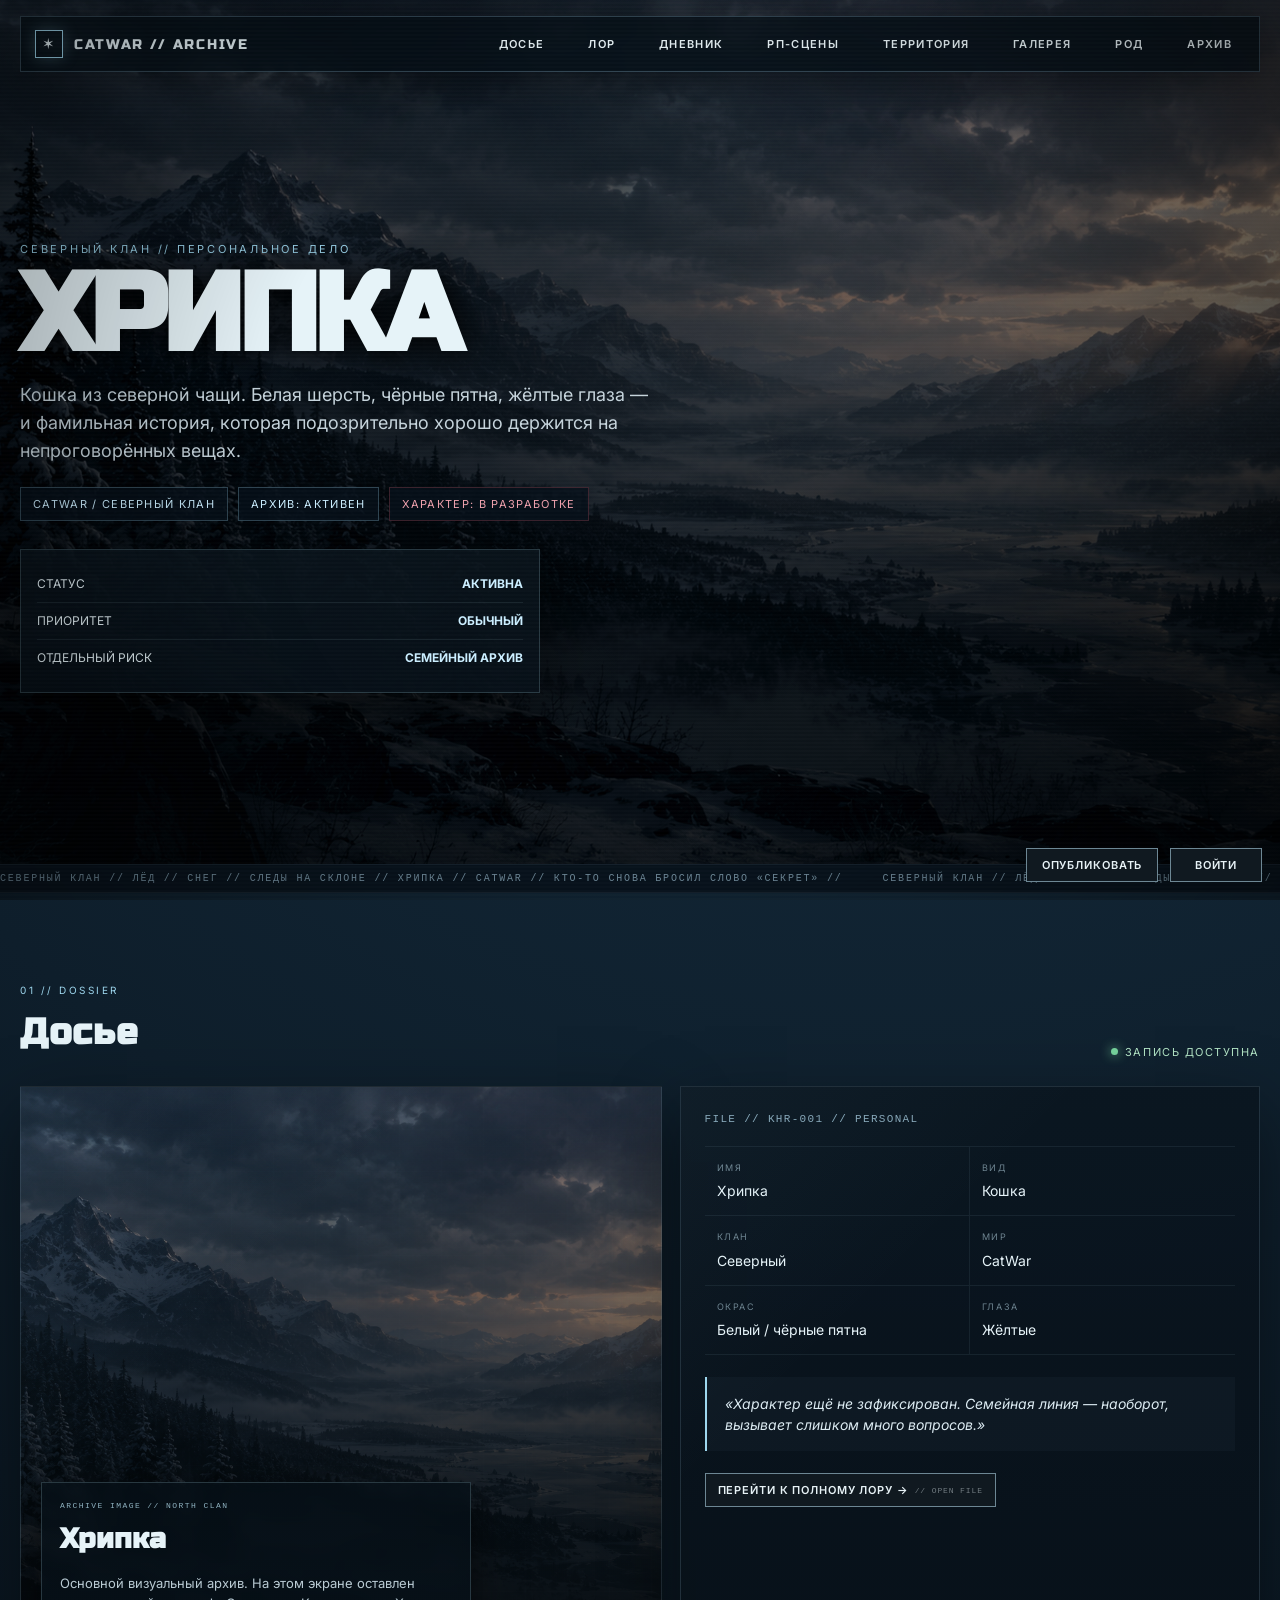
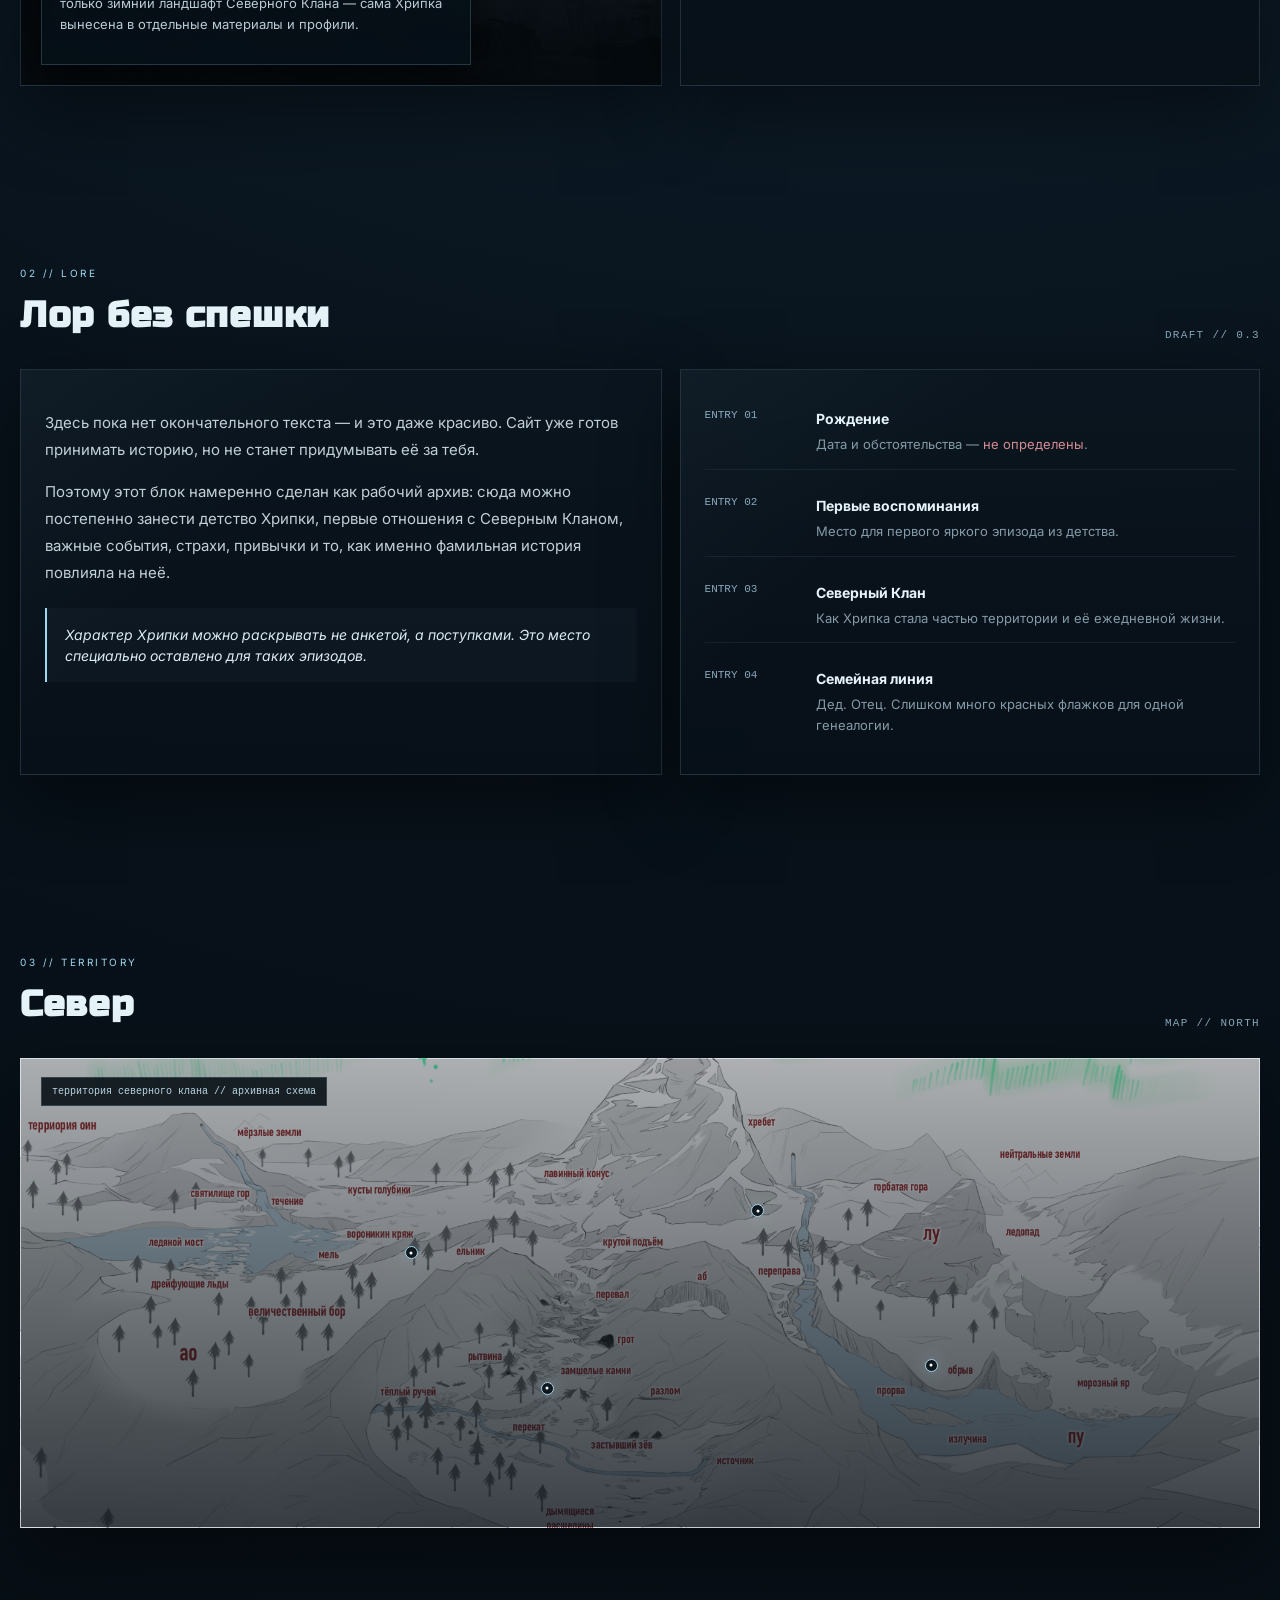
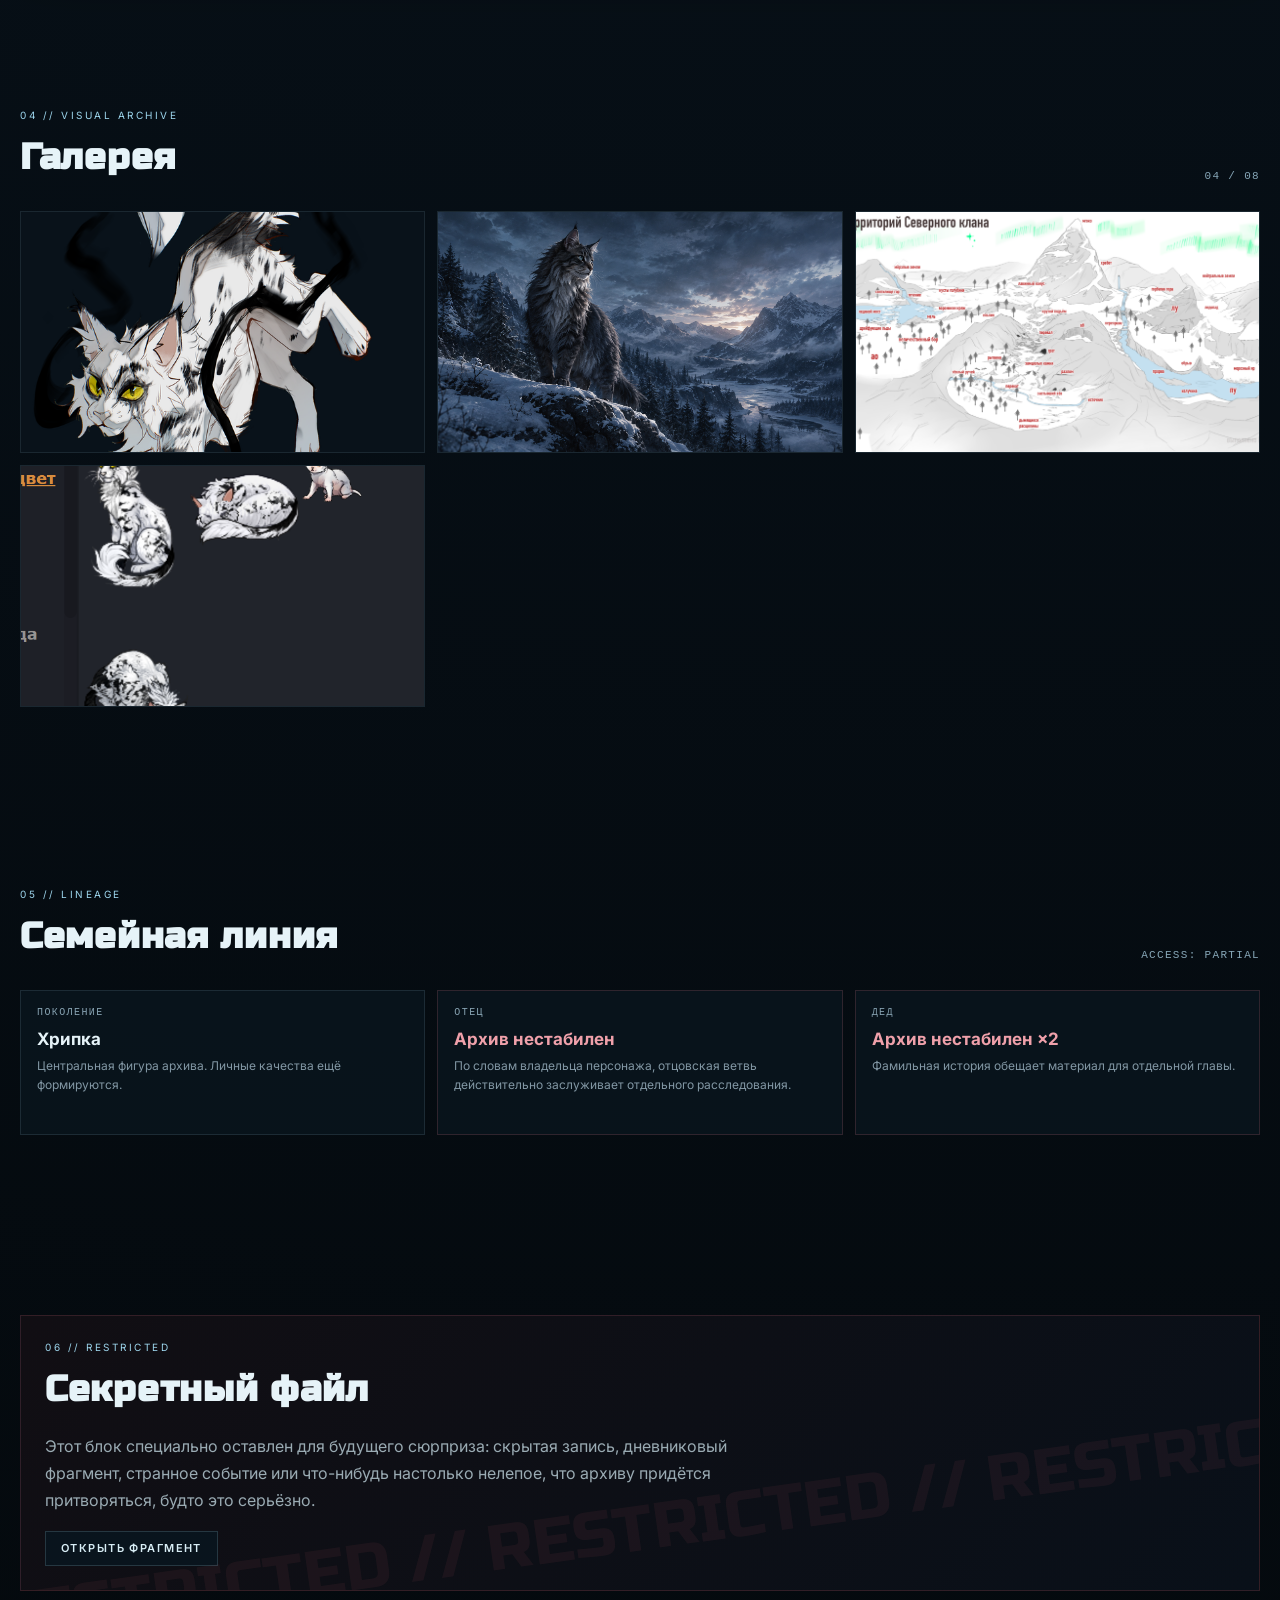
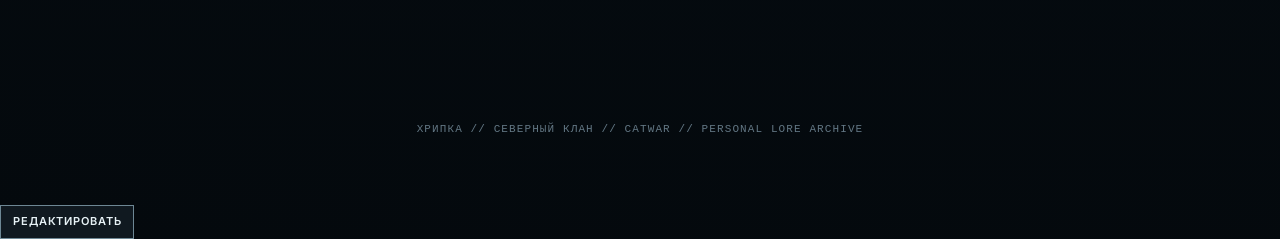
<file: index.html>
<!doctype html>
<html lang="ru">
<head>
<meta charset="utf-8" />
<meta name="viewport" content="width=device-width,initial-scale=1" />
<title>Хрипка // Северный Клан — персональный архив</title>
<meta name="description" content="Персональный lore-архив Хрипки из Северного Клана, CatWar." />
<link rel="preconnect" href="https://fonts.googleapis.com">
<link rel="preconnect" href="https://fonts.gstatic.com" crossorigin>
<link href="https://fonts.googleapis.com/css2?family=Inter:wght@400;500;600;700&family=Russo+One&display=swap" rel="stylesheet">
<style>
:root{--bg:#071018;--panel:#0b1620dd;--panel2:#0f1e29e8;--line:#4f7086;--ice:#9ed7ee;--ice2:#cbeeff;--ink:#e6f3f8;--muted:#8ea6b5;--warn:#e4bd72;--red:#cd6674;--shadow:0 25px 70px rgba(0,0,0,.45)}
*{box-sizing:border-box}html{scroll-behavior:smooth}body{margin:0;background:radial-gradient(circle at 70% 0%,#173043 0,#08121b 42%,#04090d 100%);color:var(--ink);font-family:Inter,system-ui,sans-serif;overflow-x:hidden}
body:before{content:"";position:fixed;inset:0;pointer-events:none;z-index:20;opacity:.11;background:repeating-linear-gradient(to bottom,transparent 0 2px,rgba(255,255,255,.18) 3px,transparent 4px);mix-blend-mode:screen}
body:after{content:"";position:fixed;inset:0;pointer-events:none;z-index:21;background:radial-gradient(circle at center,transparent 48%,rgba(0,0,0,.38) 100%)}
a{color:inherit;text-decoration:none}.wrap{width:min(1240px,calc(100% - 36px));margin:auto}
.topbar{position:fixed;top:16px;left:0;right:0;z-index:15}.topbar-inner{display:flex;justify-content:space-between;align-items:center;padding:11px 14px;border:1px solid #55708288;background:#061018c9;backdrop-filter:blur(10px);box-shadow:0 10px 35px #0005}.brand{display:flex;gap:11px;align-items:center;font-family:"Russo One",sans-serif;letter-spacing:.12em;font-size:14px}.brand-mark{width:28px;height:28px;border:1px solid var(--ice);display:grid;place-items:center;box-shadow:0 0 16px #9ed7ee44}.brand-mark:before{content:"✶";font-size:15px}.nav{display:flex;gap:18px;font-size:12px;color:var(--muted);text-transform:uppercase;letter-spacing:.12em}.nav a{padding:5px 0;border-bottom:1px solid transparent}.nav a:hover{color:var(--ice2);border-color:var(--ice)}
.hero{min-height:96vh;position:relative;display:grid;align-items:end;overflow:hidden}.hero-bg{position:absolute;inset:0;background-image:linear-gradient(180deg,rgba(4,10,14,.1),rgba(4,10,14,.76) 74%),url('assets/north-bg-clean.png');background-size:cover;background-position:center 42%;filter:saturate(.74) contrast(1.08);transform:scale(1.03)}.hero-glass{position:absolute;inset:0;background:linear-gradient(110deg,rgba(4,9,13,.25) 0 34%,transparent 56%,rgba(3,8,12,.28) 100%)}.hero-content{position:relative;z-index:2;padding:140px 0 70px}.kicker{color:var(--ice);font-size:11px;text-transform:uppercase;letter-spacing:.25em}.hero h1{font-family:"Russo One",sans-serif;font-size:clamp(48px,9vw,110px);line-height:.85;margin:12px 0 18px;letter-spacing:-.04em;text-shadow:0 0 30px #000}.hero-sub{max-width:640px;color:#c5d3db;font-size:18px;line-height:1.55}.hero-line{display:flex;flex-wrap:wrap;gap:10px;margin-top:22px}.chip{padding:8px 12px;border:1px solid #80afc455;background:#07111ad1;color:var(--ice2);font-size:11px;text-transform:uppercase;letter-spacing:.12em}.chip.red{color:#f0a2ae;border-color:#c6536444}.hero-card{margin-top:28px;width:min(520px,100%);padding:16px;border:1px solid #88aebb42;background:linear-gradient(180deg,#0a141cdd,#071018ee);box-shadow:var(--shadow)}.hero-card .row{display:flex;justify-content:space-between;gap:15px;padding:9px 0;border-bottom:1px solid #7b95a822;font-size:12px}.hero-card .row:last-child{border-bottom:0}.hero-card b{color:var(--ice2)}
.section{padding:90px 0;position:relative}.section-head{display:flex;justify-content:space-between;align-items:end;gap:20px;margin-bottom:26px}.eyebrow{font-size:10px;letter-spacing:.25em;text-transform:uppercase;color:var(--ice)}h2{margin:8px 0 0;font-family:"Russo One";font-size:36px;letter-spacing:.02em}.lead{max-width:620px;color:var(--muted);line-height:1.7;font-size:15px}.grid{display:grid;grid-template-columns:1.05fr .95fr;gap:18px}.panel{border:1px solid #66839844;background:linear-gradient(180deg,#0a151fe9,#071018ed);box-shadow:var(--shadow);position:relative;overflow:hidden}.panel:before{content:"";position:absolute;inset:0;background:linear-gradient(135deg,#9ed7ee0a,transparent 35%,#fff0)}.panel-pad{padding:24px}.file-id{font-family:monospace;color:#87a7b8;font-size:11px;letter-spacing:.12em}.facts{display:grid;grid-template-columns:repeat(2,1fr);gap:0;border-top:1px solid #7590a31f;margin-top:18px}.fact{padding:14px 12px;border-right:1px solid #7590a31f;border-bottom:1px solid #7590a31f}.fact:nth-child(2n){border-right:0}.fact .l{font-size:9px;text-transform:uppercase;letter-spacing:.18em;color:#6e8490}.fact .v{margin-top:6px;font-size:14px}.story p{color:#c1cfd6;line-height:1.8;font-size:15px}.quote{margin:22px 0 0;padding:16px 18px;border-left:2px solid var(--ice);background:#9ed7ee08;color:#dcebf2;font-size:14px;font-style:italic}.status{display:inline-flex;align-items:center;gap:7px;color:#b4e6c7;font-size:11px;text-transform:uppercase;letter-spacing:.14em}.dot{width:7px;height:7px;border-radius:50%;background:#76d39c;box-shadow:0 0 11px #76d39c}
.character-panel{min-height:600px;isolation:isolate;display:flex;flex-direction:column;justify-content:flex-end;padding:20px;background:linear-gradient(180deg,rgba(4,9,13,.08),rgba(4,10,14,.82) 72%,#050a0e),url('assets/north-bg-clean.png') center/cover no-repeat;position:relative}.char-stage{display:none}.character-panel .caption{position:relative;z-index:2;padding:18px 18px 16px;border:1px solid #9bc2cf3a;background:linear-gradient(180deg,#061018aa,#061018df);backdrop-filter:blur(6px);box-shadow:0 16px 40px #0009}.character-panel .caption:before{content:'ARCHIVE IMAGE // NORTH CLAN';display:block;margin-bottom:8px;color:#90b3c1;font:8px monospace;letter-spacing:.18em}.character-panel .caption h3{font-family:"Russo One";font-size:28px;margin:0 0 8px}.character-panel .caption p{color:#bacbd4;line-height:1.6;font-size:13px}.character-panel:after{content:"";position:absolute;inset:0;z-index:0;pointer-events:none;background:linear-gradient(90deg,#9ed7ee08 1px,transparent 1px),linear-gradient(#9ed7ee08 1px,transparent 1px);background-size:42px 42px;opacity:.24}.character-panel .caption{position:relative;z-index:2;z-index:2;max-width:430px}.character-panel .caption h3{font-family:"Russo One";font-size:28px;margin:0 0 8px}.character-panel .caption p{color:#bacbd4;line-height:1.6;font-size:13px}
.timeline{display:grid;gap:11px}.event{display:grid;grid-template-columns:95px 1fr;gap:16px;padding:14px 0;border-bottom:1px solid #7590a31d}.event:last-child{border-bottom:0}.event .date{font:11px/1.4 monospace;color:#88a8ba}.event h3{margin:0 0 5px;font-size:14px}.event p{margin:0;color:#849aa7;font-size:13px;line-height:1.6}.redact{color:#d58b93}
.map{min-height:470px;background:#09131bd9 url('assets/north-map-official.png') center/cover;position:relative;filter:saturate(.74)}.map:after{content:"";position:absolute;inset:0;background:linear-gradient(180deg,#06101a55,#06101acc)}.map-note{position:absolute;z-index:2;left:20px;top:18px;padding:8px 10px;border:1px solid #7ea0ae44;background:#06111ae6;font:10px monospace;color:#b2d7e7}.pins{position:absolute;inset:0;z-index:2}.pin{position:absolute;width:13px;height:13px;border:1px solid var(--ice);border-radius:50%;box-shadow:0 0 18px #9ed7ee66;background:#0b1820}.pin:after{content:"";position:absolute;left:50%;top:50%;width:3px;height:3px;background:#fff;border-radius:50%;transform:translate(-50%,-50%)}.pin[data-label]:hover:before{content:attr(data-label);position:absolute;left:17px;top:-7px;white-space:nowrap;padding:6px 8px;background:#06111af2;border:1px solid #7ca2b444;font-size:9px;color:#d9eef7}
.gallery{display:grid;grid-template-columns:1.3fr .7fr;gap:18px}.art{display:grid;grid-template-columns:1fr 1fr;gap:10px}.art img{width:100%;height:230px;object-fit:contain;background:#09121a;border:1px solid #6e8a972d}.model{display:grid;place-items:center;background:linear-gradient(180deg,#09121a,#071018)}.model img{width:100%;max-height:510px;object-fit:contain;padding:20px}
.family{display:grid;grid-template-columns:1fr 1fr 1fr;gap:12px}.person{padding:16px;border:1px solid #708c9b33;background:#09141dd9;min-height:145px}.person .role{font:10px monospace;color:#88a4b3;text-transform:uppercase;letter-spacing:.14em}.person h3{margin:9px 0 5px;font-size:17px}.person p{margin:0;color:#8297a4;font-size:12px;line-height:1.55}.person.red{border-color:#a2586440}.person.red h3{color:#efa0aa}
.secret{padding:24px;border:1px solid #a14b5940;background:linear-gradient(135deg,#110e13,#091019);position:relative;overflow:hidden}.secret:after{content:"RESTRICTED // RESTRICTED // RESTRICTED";position:absolute;inset:auto -40px 12px;transform:rotate(-8deg);color:#d45d6c12;font-size:64px;font-family:"Russo One";white-space:nowrap}.secret p{max-width:720px;color:#9aabb3;line-height:1.7}.secret button,.btn{border:1px solid #7396a644;background:#09141d;color:#d8edf5;padding:11px 15px;font:11px monospace;text-transform:uppercase;letter-spacing:.13em;cursor:pointer}.secret button:hover,.btn:hover{background:#0d1c27;border-color:#92bbce88}
footer{padding:42px 0 70px;color:#637784;font:11px monospace;text-align:center;letter-spacing:.1em}.marquee{overflow:hidden;border-top:1px solid #6e899622;border-bottom:1px solid #6e899622;background:#071018cc;color:#718c9c;font:10px monospace;text-transform:uppercase;letter-spacing:.18em}.marquee-track{display:inline-flex;white-space:nowrap;animation:scroll 22s linear infinite;padding:8px 0}.marquee span{margin-right:40px}@keyframes scroll{from{transform:translateX(0)}to{transform:translateX(-50%)}}.reveal{opacity:0;transform:translateY(18px);transition:opacity .8s ease,transform .8s ease}.reveal.in{opacity:1;transform:none}
@media(max-width:900px){.nav{display:none}.grid,.gallery{grid-template-columns:1fr}.character-panel{min-height:500px}.char-stage img{height:70vh}.family{grid-template-columns:1fr}.hero-content{padding-bottom:55px}}
@media(max-width:560px){.wrap{width:min(100% - 22px,1240px)}.section{padding:65px 0}.facts{grid-template-columns:1fr}.fact{border-right:0}.hero h1{font-size:58px}.character-panel{min-height:440px}.char-stage img{height:58vh}.art img{height:180px}.timeline .event{grid-template-columns:1fr}}
.lore-link{display:inline-flex;align-items:center;gap:8px;position:relative;z-index:4;pointer-events:auto}.lore-link:after{content:"↗";opacity:.55}.lore-link:hover:after{opacity:1}
</style>
<style>.lore-link{position:relative;z-index:50;pointer-events:auto;cursor:pointer}.lore-link:after{content:" // OPEN FILE";opacity:.45;font:8px monospace}</style><style id="FULL_LORE_HARDLINK">#openFullLore{position:relative;z-index:9999;pointer-events:auto}</style><script>document.addEventListener("DOMContentLoaded",function(){var a=document.getElementById("openFullLore");if(a){a.addEventListener("click",function(e){e.preventDefault();e.stopPropagation();window.location.assign(new URL("./lore.html",window.location.href).href);},{capture:true});}});</script><link rel="stylesheet" href="./assets/polish.css">
<script src="./assets/reader.js"></script>
<script src="./assets/studio.js"></script>
</head>
<body>
<header class="topbar"><div class="wrap topbar-inner"><a class="brand" href="#top"><span class="brand-mark"></span>CATWAR // ARCHIVE</a><nav class="nav"><a href="#dossier">досье</a><a href="./lore.html">лор</a><a href="./diary.html">дневник</a><a href="./rp.html">рп-сцены</a><a href="#map">территория</a><a href="#gallery">галерея</a><a href="#family">род</a><a href="#secret">архив</a></nav></div></header>
<div class="hero" id="top"><div class="hero-bg"></div><div class="hero-glass"></div><div class="hero-content wrap"><div class="kicker">Северный Клан // персональное дело</div><h1>ХРИПКА</h1><div class="hero-sub">Кошка из северной чащи. Белая шерсть, чёрные пятна, жёлтые глаза — и фамильная история, которая подозрительно хорошо держится на непроговорённых вещах.</div><div class="hero-line"><span class="chip">CATWAR / СЕВЕРНЫЙ КЛАН</span><span class="chip">АРХИВ: АКТИВЕН</span><span class="chip red">ХАРАКТЕР: В РАЗРАБОТКЕ</span></div><div class="hero-card"><div class="row"><span>СТАТУС</span><b>АКТИВНА</b></div><div class="row"><span>ПРИОРИТЕТ</span><b>ОБЫЧНЫЙ</b></div><div class="row"><span>ОТДЕЛЬНЫЙ РИСК</span><b>СЕМЕЙНЫЙ АРХИВ</b></div></div></div></div>
<div class="marquee"><div class="marquee-track"><span>СЕВЕРНЫЙ КЛАН // ЛЁД // СНЕГ // СЛЕДЫ НА СКЛОНЕ // ХРИПКА // CATWAR // КТО-ТО СНОВА БРОСИЛ СЛОВО «СЕКРЕТ» // </span><span>СЕВЕРНЫЙ КЛАН // ЛЁД // СНЕГ // СЛЕДЫ НА СКЛОНЕ // ХРИПКА // CATWAR // КТО-ТО СНОВА БРОСИЛ СЛОВО «СЕКРЕТ» //</span></div></div>
<main>
<section class="section" id="dossier"><div class="wrap"><div class="section-head"><div><div class="eyebrow">01 // dossier</div><h2>Досье</h2></div><div class="status"><span class="dot"></span> запись доступна</div></div><div class="grid"><div class="panel character-panel reveal"><div class="char-stage" aria-hidden="true"></div><div class="caption"><h3>Хрипка</h3><p>Основной визуальный архив. На этом экране оставлен только зимний ландшафт Северного Клана — сама Хрипка вынесена в отдельные материалы и профили.</p></div></div><div class="panel panel-pad reveal"><div class="file-id">FILE // KHR-001 // PERSONAL</div><div class="facts"><div class="fact"><div class="l">Имя</div><div class="v">Хрипка</div></div><div class="fact"><div class="l">Вид</div><div class="v">Кошка</div></div><div class="fact"><div class="l">Клан</div><div class="v">Северный</div></div><div class="fact"><div class="l">Мир</div><div class="v">CatWar</div></div><div class="fact"><div class="l">Окрас</div><div class="v">Белый / чёрные пятна</div></div><div class="fact"><div class="l">Глаза</div><div class="v">Жёлтые</div></div></div><div class="quote">«Характер ещё не зафиксирован. Семейная линия — наоборот, вызывает слишком много вопросов.»</div><div style="margin-top:22px"><a class="btn lore-link" id="openFullLore" href="./lore.html" onclick="window.location.href='./lore.html'; return false;">перейти к полному лору →</a></div></div></div></div></section>
<section class="section" id="story"><div class="wrap"><div class="section-head"><div><div class="eyebrow">02 // lore</div><h2>Лор без спешки</h2></div><div class="file-id">DRAFT // 0.3</div></div><div class="grid"><div class="panel panel-pad story reveal"><p>Здесь пока нет окончательного текста — и это даже красиво. Сайт уже готов принимать историю, но не станет придумывать её за тебя.</p><p>Поэтому этот блок намеренно сделан как рабочий архив: сюда можно постепенно занести детство Хрипки, первые отношения с Северным Кланом, важные события, страхи, привычки и то, как именно фамильная история повлияла на неё.</p><div class="quote">Характер Хрипки можно раскрывать не анкетой, а поступками. Это место специально оставлено для таких эпизодов.</div></div><div class="panel panel-pad reveal"><div class="timeline"><div class="event"><div class="date">ENTRY 01</div><div><h3>Рождение</h3><p>Дата и обстоятельства — <span class="redact">не определены</span>.</p></div></div><div class="event"><div class="date">ENTRY 02</div><div><h3>Первые воспоминания</h3><p>Место для первого яркого эпизода из детства.</p></div></div><div class="event"><div class="date">ENTRY 03</div><div><h3>Северный Клан</h3><p>Как Хрипка стала частью территории и её ежедневной жизни.</p></div></div><div class="event"><div class="date">ENTRY 04</div><div><h3>Семейная линия</h3><p>Дед. Отец. Слишком много красных флажков для одной генеалогии.</p></div></div></div></div></div></div></section>
<section class="section" id="map"><div class="wrap"><div class="section-head"><div><div class="eyebrow">03 // territory</div><h2>Север</h2></div><div class="file-id">MAP // NORTH</div></div><div class="panel map reveal"><div class="map-note">территория северного клана // архивная схема</div><div class="pins"><span class="pin" style="left:31%;top:40%" data-label="лагерь"></span><span class="pin" style="left:59%;top:31%" data-label="ледяной мост"></span><span class="pin" style="left:73%;top:64%" data-label="озеро"></span><span class="pin" style="left:42%;top:69%" data-label="лесной склон"></span></div></div></div></section>
<section class="section" id="gallery"><div class="wrap"><div class="section-head"><div><div class="eyebrow">04 // visual archive</div><h2>Галерея</h2></div><div class="file-id">04 / 08</div></div><div class="gallery-tools owner-only"><button type="button" id="galleryAdd">добавить кадр</button><input id="galleryFile" type="file" accept="image/*" multiple hidden></div><div class="gallery-grid" id="galleryGrid"></div></div></section>
<section class="section" id="family"><div class="wrap"><div class="section-head"><div><div class="eyebrow">05 // lineage</div><h2>Семейная линия</h2></div><div class="file-id">ACCESS: PARTIAL</div></div><div class="family"><div class="person reveal"><div class="role">поколение</div><h3>Хрипка</h3><p>Центральная фигура архива. Личные качества ещё формируются.</p></div><div class="person red reveal"><div class="role">отец</div><h3>Архив нестабилен</h3><p>По словам владельца персонажа, отцовская ветвь действительно заслуживает отдельного расследования.</p></div><div class="person red reveal"><div class="role">дед</div><h3>Архив нестабилен ×2</h3><p>Фамильная история обещает материал для отдельной главы.</p></div></div></div></section>
<section class="section" id="secret"><div class="wrap"><div class="secret reveal"><div class="eyebrow">06 // restricted</div><h2 style="margin-bottom:10px">Секретный файл</h2><p>Этот блок специально оставлен для будущего сюрприза: скрытая запись, дневниковый фрагмент, странное событие или что-нибудь настолько нелепое, что архиву придётся притворяться, будто это серьёзно.</p><button id="unlock">открыть фрагмент</button><div id="secretText" style="display:none;margin-top:16px;color:#e5a3ac;font:12px monospace">[ ACCESS GRANTED ]<br>Она что-то знает. Или просто очень убедительно делает вид.</div></div></div></section>
</main>
<footer>ХРИПКА // СЕВЕРНЫЙ КЛАН // CATWAR // PERSONAL LORE ARCHIVE</footer>
<script>
const els=[...document.querySelectorAll('.reveal')];const io=new IntersectionObserver(es=>es.forEach(e=>{if(e.isIntersecting){e.target.classList.add('in');io.unobserve(e.target)}}),{threshold:.12});els.forEach(e=>io.observe(e));
document.getElementById('unlock').addEventListener('click',()=>{const t=document.getElementById('secretText');t.style.display=t.style.display==='none'?'block':'none'});
const bg=document.querySelector('.hero-bg');window.addEventListener('mousemove',e=>{const x=(e.clientX/innerWidth-.5)*6,y=(e.clientY/innerHeight-.5)*4;bg.style.transform=`scale(1.05) translate(${x}px,${y}px)`},{passive:true});
</script>
</body></html>
</file>
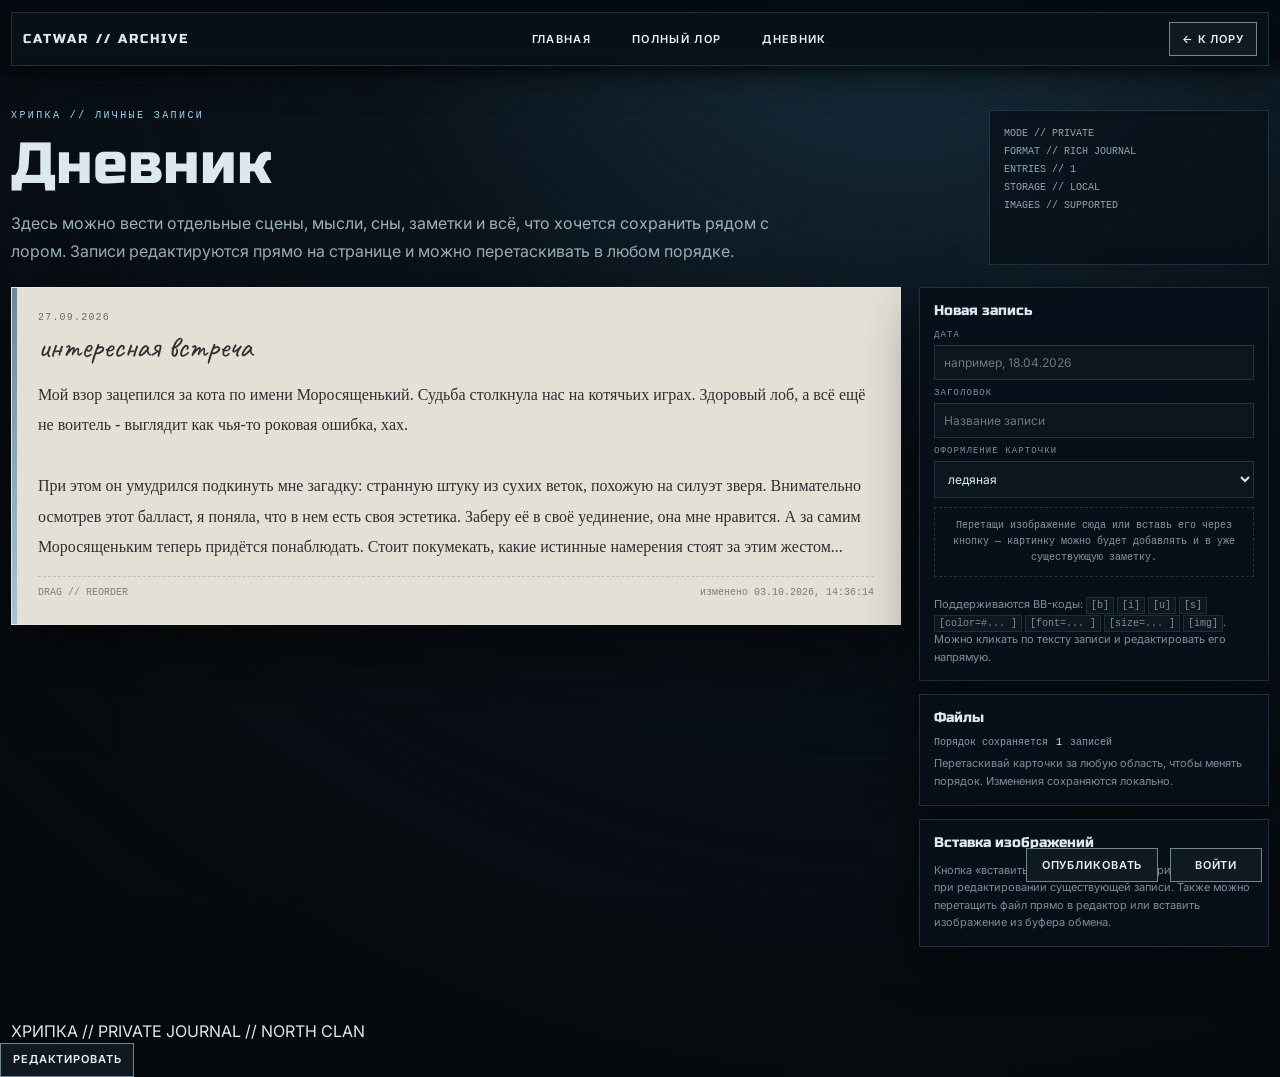
<file: diary.html>
<!doctype html>
<html lang="ru">
<head>
<meta charset="utf-8"/><meta name="viewport" content="width=device-width,initial-scale=1"/>
<title>Хрипка // Дневник</title>
<link rel="preconnect" href="https://fonts.googleapis.com"><link rel="preconnect" href="https://fonts.gstatic.com" crossorigin>
<link href="https://fonts.googleapis.com/css2?family=Inter:wght@400;500;600;700&family=Russo+One&family=Caveat:wght@400;500;600&family=JetBrains+Mono:wght@400;600&display=swap" rel="stylesheet">
<style>
:root{--bg:#060b10;--panel:#0a151d;--line:#6f8a9b45;--ice:#9ed7ee;--ice2:#d9f1fb;--muted:#8195a0;--paper:#e4e0d6;--ink:#2c2e31;--red:#bd5d68;--gold:#b5965e;--green:#7bcaa0;--shadow:0 26px 70px #0009}
*{box-sizing:border-box}html{scroll-behavior:smooth}body{margin:0;background:radial-gradient(circle at 70% -10%,#183343 0,#091119 38%,#04070a 100%);color:#dbe8ee;font-family:Inter,system-ui,sans-serif;overflow-x:hidden}body:before{content:"";position:fixed;inset:0;pointer-events:none;z-index:100;opacity:.08;background:repeating-linear-gradient(to bottom,transparent 0 2px,rgba(255,255,255,.23) 3px,transparent 4px)}a{color:inherit;text-decoration:none}.wrap{width:min(1360px,calc(100% - 22px));margin:auto}.top{position:sticky;top:0;z-index:40;padding:12px 0;background:linear-gradient(180deg,#040a0ff5,#040a0fdc 75%,transparent);backdrop-filter:blur(12px)}.top-inner{display:flex;align-items:center;justify-content:space-between;gap:12px;padding:9px 11px;border:1px solid var(--line);background:#071018df;box-shadow:0 12px 34px #0007}.brand{font:13px 'Russo One';letter-spacing:.16em}.nav{display:flex;gap:15px;font-size:10px;letter-spacing:.12em;text-transform:uppercase;color:#8ea3ad}.nav a:hover{color:var(--ice2)}.btn{border:1px solid #7192a344;background:#09151d;color:#d9eff8;padding:9px 11px;font:10px monospace;letter-spacing:.11em;text-transform:uppercase;cursor:pointer}.hero{padding:32px 0 22px}.hero-grid{display:grid;grid-template-columns:1fr 280px;gap:18px}.eyebrow{font:10px monospace;letter-spacing:.24em;text-transform:uppercase;color:var(--ice)}h1{font:58px 'Russo One';margin:8px 0 10px}.sub{max-width:780px;color:#9bb0ba;line-height:1.75}.stamp{border:1px solid var(--line);background:#071018ca;padding:14px;font:10px/1.8 monospace;color:#8ea5b1}.board{display:grid;grid-template-columns:minmax(0,1fr) 350px;gap:18px;padding-bottom:72px;align-items:start}.journal{display:grid;gap:14px}.empty{border:1px solid var(--line);background:#071019e6;padding:40px;color:#8397a1;line-height:1.7;text-align:center}.entry{position:relative;background:var(--paper);color:var(--ink);border:1px solid #fff3;box-shadow:var(--shadow);padding:24px 26px 26px;cursor:grab}.entry.dragging{opacity:.55;transform:scale(.995)}.entry:before{content:"";position:absolute;left:0;top:0;bottom:0;width:5px;background:linear-gradient(#6d8896,#a7c5d1)}.entry[data-tone="red"]:before{background:linear-gradient(#9f4f59,#cb7d86)}.entry[data-tone="gold"]:before{background:linear-gradient(#a17d46,#c6a871)}.entry-head{display:flex;justify-content:space-between;gap:14px;align-items:start}.entry-actions{display:flex;gap:7px;flex-wrap:wrap}.entry-date{font:10px monospace;color:#656d71;letter-spacing:.12em}.entry h2{font:31px 'Caveat',cursive;margin:4px 0 0}.entry-body{margin-top:14px;min-height:45px;font:16px/1.9 Georgia,serif}.entry-body:focus{outline:2px solid #7e9eab55;background:#eef1ed55}.entry-body img{display:block;max-width:100%;height:auto;margin:14px 0;border:1px solid #7c80823d;box-shadow:0 8px 25px #0002}.entry-foot{display:flex;justify-content:space-between;gap:12px;margin-top:14px;padding-top:10px;border-top:1px dashed #72787a55;color:#777d80;font:10px monospace}.sidebar{position:sticky;top:86px;display:grid;gap:13px}.side-card{border:1px solid var(--line);background:#071019eb;padding:14px;box-shadow:0 18px 50px #0007}.side-card h3{font:14px 'Russo One';margin:0 0 11px}.side-card label{display:block;margin:8px 0 5px;font:9px monospace;color:#79909b;text-transform:uppercase;letter-spacing:.12em}.side-card input,.side-card select{width:100%;background:#0a151d;border:1px solid #6a879746;color:#d8ebf2;padding:9px;font:12px Inter}.row{display:flex;gap:7px}.row>*{flex:1}.toolbar{display:flex;flex-wrap:wrap;gap:5px;padding:7px;border:1px solid #6a879744;background:#09141c;margin-top:10px}.toolbar button,.toolbar select,.toolbar input[type=color]{height:31px;border:1px solid #6f8d9d44;background:#0c1821;color:#d8edf4;font:11px Inter;padding:0 7px}.toolbar button{cursor:pointer}.toolbar button.active{border-color:#9ed7ee99;background:#102430}.toolbar .sep{width:1px;background:#6f8d9d33;margin:0 2px}.editor-area{margin-top:10px;background:var(--paper);color:var(--ink);border:1px solid #79808455;min-height:250px;padding:18px 18px;font:16px/1.85 Georgia,serif}.editor-area:focus{outline:2px solid #7c9eab66}.editor-area img{max-width:100%;height:auto}.modebar{display:flex;gap:6px;margin-top:8px}.modebar button{flex:1}.bb-area{display:none;width:100%;min-height:250px;background:#0d171f;border:1px solid #748e9b55;color:#d9eef7;padding:14px;font:12px/1.7 'JetBrains Mono',monospace;resize:vertical}.bb-area.show{display:block}.editor-area.hide{display:none}.editor-tip{margin-top:9px;color:#79909b;font-size:11px;line-height:1.6}.dropzone{border:1px dashed #7696a344;padding:10px;margin-top:9px;color:#8298a3;font:10px/1.6 monospace;text-align:center}.dropzone.hot{border-color:#9ed7ee99;color:#d8f1fa;background:#9ed7ee09}.save-row{display:flex;gap:7px;margin-top:10px}.save-row .btn{flex:1}.muted{color:#778d98;font-size:11px;line-height:1.6}.kbd{font:10px monospace;padding:2px 4px;border:1px solid #6f879333;background:#0c171f}.sort-note{display:flex;align-items:center;gap:8px;color:#87a0ab;font:10px monospace}.count{color:#c9eef9}.toast{position:fixed;right:16px;bottom:16px;z-index:120;background:#09151ded;border:1px solid #7894a355;color:#d8eff8;padding:10px 12px;font:10px monospace;box-shadow:0 14px 40px #0008;opacity:0;transform:translateY(10px);transition:.25s}.toast.show{opacity:1;transform:none}
@media(max-width:1050px){.board,.hero-grid{grid-template-columns:1fr}.sidebar{position:static}.nav{display:none}}@media(max-width:640px){h1{font-size:48px}.entry{padding:20px}.entry h2{font-size:28px}}
</style>
<link rel="stylesheet" href="./assets/polish.css">
<script src="./assets/reader.js"></script>
<script src="./assets/studio.js"></script>
</head>
<body>
<header class="top"><div class="wrap top-inner"><a class="brand" href="./index.html">CATWAR // ARCHIVE</a><nav class="nav"><a href="./index.html">главная</a><a href="./lore.html">полный лор</a><a href="./diary.html">дневник</a></nav><a class="btn" href="./lore.html">← к лору</a></div></header>
<main>
<section class="hero"><div class="wrap hero-grid"><div><div class="eyebrow">Хрипка // личные записи</div><h1>Дневник</h1><div class="sub">Здесь можно вести отдельные сцены, мысли, сны, заметки и всё, что хочется сохранить рядом с лором. Записи редактируются прямо на странице и можно перетаскивать в любом порядке.</div></div><div class="stamp">MODE // PRIVATE<br>FORMAT // RICH JOURNAL<br>ENTRIES // <span id="countStamp">0</span><br>STORAGE // LOCAL<br>IMAGES // SUPPORTED</div></div></section>
<div class="wrap board"><section class="journal" id="journal"></section><aside class="sidebar">
<div class="side-card"><h3 id="editorTitle">Новая запись</h3><label>Дата</label><input id="date" placeholder="например, 18.04.2026"/><label>Заголовок</label><input id="title" placeholder="Название записи"/>
<label>Оформление карточки</label><select id="tone"><option value="blue">ледяная</option><option value="red">тревожная</option><option value="gold">тёплая</option></select>
<div class="toolbar" id="toolbar">
<button type="button" data-cmd="bold"><b>B</b></button><button type="button" data-cmd="italic"><i>I</i></button><button type="button" data-cmd="underline"><u>U</u></button><button type="button" data-cmd="strikeThrough"><s>S</s></button><span class="sep"></span>
<select id="fontName" title="Шрифт"><option value="Georgia">Georgia</option><option value="Inter">Inter</option><option value="Caveat">Caveat</option><option value="Courier New">Courier New</option><option value="Verdana">Verdana</option><option value="Times New Roman">Times New Roman</option></select>
<select id="fontSize" title="Размер"><option value="3">обычный</option><option value="2">маленький</option><option value="4">крупный</option><option value="5">очень крупный</option></select>
<button type="button" data-cmd="insertUnorderedList">• список</button><button type="button" data-cmd="insertOrderedList">1. список</button><span class="sep"></span>
<button type="button" data-cmd="justifyLeft">←</button><button type="button" data-cmd="justifyCenter">↔</button><button type="button" data-cmd="justifyRight">→</button>
</div>
<div class="toolbar"><button type="button" id="linkBtn">ссылка</button><button type="button" id="imageBtn">вставить картинку</button><button type="button" id="clearFmt">очистить формат</button><input id="imageInput" type="file" accept="image/*" hidden /></div>
<div class="modebar"><button class="btn" type="button" id="visualMode">визуальный</button><button class="btn" type="button" id="bbMode">BB-коды</button></div>
<div id="editor" class="editor-area" contenteditable="true" spellcheck="true" data-placeholder="Напиши здесь запись..."></div><textarea id="bbArea" class="bb-area" spellcheck="false" placeholder="[b]текст[/b]\n[i]курсив[/i]\n[img]...[/img]"></textarea>
<div class="dropzone" id="dropzone">Перетащи изображение сюда или вставь его через кнопку — картинку можно будет добавлять и в уже существующую заметку.</div>
<div class="save-row"><button class="btn" id="saveEntry">добавить запись</button><button class="btn" id="cancelEdit" style="display:none">отмена</button></div><div class="editor-tip">Поддерживаются BB-коды: <span class="kbd">[b]</span> <span class="kbd">[i]</span> <span class="kbd">[u]</span> <span class="kbd">[s]</span> <span class="kbd">[color=#... ]</span> <span class="kbd">[font=... ]</span> <span class="kbd">[size=... ]</span> <span class="kbd">[img]</span>. Можно кликать по тексту записи и редактировать его напрямую.</div>
</div>
<div class="side-card"><h3>Файлы</h3><div class="sort-note">Порядок сохраняется <span class="count" id="count2">0</span> записей</div><div class="muted" style="margin-top:7px">Перетаскивай карточки за любую область, чтобы менять порядок. Изменения сохраняются локально.</div></div>
<div class="side-card"><h3>Вставка изображений</h3><div class="muted">Кнопка «вставить картинку» работает и при создании, и при редактировании существующей записи. Также можно перетащить файл прямо в редактор или вставить изображение из буфера обмена.</div></div>
</aside></div></main>
<footer class="wrap">ХРИПКА // PRIVATE JOURNAL // NORTH CLAN</footer><div class="toast" id="toast"></div>
<script>
const KEY='khripka-diary-v2';
let items=[]; let editingId=null; let dragId=null; let editorMode='visual';
const $=id=>document.getElementById(id); const editor=$('editor'); const bbArea=$('bbArea');
function toast(msg){const t=$('toast');t.textContent=msg;t.classList.add('show');clearTimeout(window.__toast);window.__toast=setTimeout(()=>t.classList.remove('show'),1400)}
function uid(){return 'e_'+Date.now().toString(36)+'_'+Math.random().toString(36).slice(2,8)}
function load(){try{items=JSON.parse(localStorage.getItem(KEY)||'[]');if(!Array.isArray(items))items=[]}catch{items=[]}}
function persist(){localStorage.setItem(KEY,JSON.stringify(items));render();$('countStamp').textContent=items.length;$('count2').textContent=items.length}
function escapeHtml(s){return String(s).replace(/[&<>"']/g,m=>({'&':'&amp;','<':'&lt;','>':'&gt;','"':'&quot;',"'":'&#039;'}[m]))}
function cardHtml(it){return `<article class="entry" draggable="true" data-id="${it.id}" data-tone="${escapeHtml(it.tone||'blue')}"><div class="entry-head"><div><div class="entry-date">${escapeHtml(it.date||'БЕЗ ДАТЫ')}</div><h2>${escapeHtml(it.title||'Без названия')}</h2></div><div class="entry-actions"><button class="btn" data-edit="${it.id}">редактировать</button><button class="btn" data-del="${it.id}">удалить</button></div></div><div class="entry-body" contenteditable="true" spellcheck="true" data-inline="${it.id}">${it.body||''}</div><div class="entry-foot"><span>DRAG // REORDER</span><span>${it.updated?'изменено '+escapeHtml(it.updated):'локальная запись'}</span></div></article>`}
function render(){load();$('countStamp').textContent=items.length;$('count2').textContent=items.length;if(!items.length){$('journal').innerHTML='<div class="empty"><div class="eyebrow">NO ENTRIES</div><h2 style="font-family:Caveat;font-size:32px;margin:7px 0">Пока здесь тихо.</h2><div>Создай первую запись справа — её можно будет потом открыть, переписать, украсить картинками и переставлять местами.</div></div>';return}$('journal').innerHTML=items.map(cardHtml).join('');bindCards()}
function bindCards(){document.querySelectorAll('[data-del]').forEach(b=>b.addEventListener('click',()=>{if(!confirm('Удалить эту запись?'))return;items=items.filter(x=>x.id!==b.dataset.del);persist();toast('запись удалена')}));document.querySelectorAll('[data-edit]').forEach(b=>b.addEventListener('click',()=>startEdit(b.dataset.edit)));document.querySelectorAll('[data-inline]').forEach(e=>e.addEventListener('input',()=>{const it=items.find(x=>x.id===e.dataset.inline);if(it){it.body=e.innerHTML;it.updated=new Date().toLocaleString('ru-RU');localStorage.setItem(KEY,JSON.stringify(items));}}));document.querySelectorAll('.entry').forEach(e=>{e.addEventListener('dragstart',()=>{dragId=e.dataset.id;e.classList.add('dragging')});e.addEventListener('dragend',()=>{dragId=null;e.classList.remove('dragging')});e.addEventListener('dragover',ev=>{ev.preventDefault();});e.addEventListener('drop',ev=>{ev.preventDefault();const target=e.dataset.id;if(!dragId||dragId===target)return;const from=items.findIndex(x=>x.id===dragId);const to=items.findIndex(x=>x.id===target);const [m]=items.splice(from,1);items.splice(to,0,m);persist();toast('порядок сохранён')});});}
function resetEditor(){editingId=null;$('editorTitle').textContent='Новая запись';$('date').value='';$('title').value='';$('tone').value='blue';editor.innerHTML='';bbArea.value='';$('saveEntry').textContent='добавить запись';$('cancelEdit').style.display='none';setMode('visual')}
function startEdit(id){const it=items.find(x=>x.id===id);if(!it)return;editingId=id;$('editorTitle').textContent='Редактирование записи';$('date').value=it.date||'';$('title').value=it.title||'';$('tone').value=it.tone||'blue';editor.innerHTML=it.body||'';bbArea.value=htmlToBB(it.body||'');$('saveEntry').textContent='сохранить изменения';$('cancelEdit').style.display='block';setMode('visual');window.scrollTo({top:0,behavior:'smooth'});toast('режим редактирования включён')}
function sanitizeUrl(u){return String(u||'').trim().replace(/^javascript:/i,'')}
function bbToHtml(text){let s=String(text||'');s=s.replace(/\[br\]/gi,'<br>');s=escapeHtml(s).replace(/\[b\]([\s\S]*?)\[\/b\]/gi,'<strong>$1</strong>').replace(/\[i\]([\s\S]*?)\[\/i\]/gi,'<em>$1</em>').replace(/\[u\]([\s\S]*?)\[\/u\]/gi,'<u>$1</u>').replace(/\[s\]([\s\S]*?)\[\/s\]/gi,'<s>$1</s>').replace(/\[color=(#[0-9a-f]{3,8}|[a-z]+)\]([\s\S]*?)\[\/color\]/gi,'<span style="color:$1">$2</span>').replace(/\[font=([^\]]+)\]([\s\S]*?)\[\/font\]/gi,'<span style="font-family:$1">$2</span>').replace(/\[size=(small|normal|large|huge|1|2|3|4|5)\]([\s\S]*?)\[\/size\]/gi,(m,s,t)=>`<span style="font-size:${({small:'12px',normal:'16px',large:'20px',huge:'28px',1:'11px',2:'13px',3:'16px',4:'20px',5:'26px'})[s.toLowerCase()]||'16px'}">${t}</span>`).replace(/\[url=(https?:\/\/[^\]]+)\]([\s\S]*?)\[\/url\]/gi,(m,u,t)=>`<a href="${sanitizeUrl(u)}" target="_blank" rel="noopener">${t}</a>`).replace(/\[img\]((?:https?:\/\/|data:image\/)[^\[]+)\[\/img\]/gi,(m,u)=>`<img src="${sanitizeUrl(u)}" alt="">`).replace(/\n/g,'<br>');return s}
function htmlToBB(html){const box=document.createElement('div');box.innerHTML=html;function walk(n){if(n.nodeType===3)return n.nodeValue.replace(/\u00a0/g,' ');if(n.nodeType!==1)return '';const tag=n.tagName.toLowerCase();const inner=[...n.childNodes].map(walk).join('');if(tag==='br')return '\n';if(tag==='strong'||tag==='b')return `[b]${inner}[/b]`;if(tag==='em'||tag==='i')return `[i]${inner}[/i]`;if(tag==='u')return `[u]${inner}[/u]`;if(tag==='s'||tag==='strike')return `[s]${inner}[/s]`;if(tag==='a')return `[url=${n.getAttribute('href')||''}]${inner}[/url]`;if(tag==='img')return `[img]${n.getAttribute('src')||''}[/img]`;if(tag==='span'){const st=n.getAttribute('style')||'';const fm=st.match(/font-family\s*:\s*([^;]+)/i);const co=st.match(/color\s*:\s*([^;]+)/i);const sz=st.match(/font-size\s*:\s*([^;]+)/i);let out=inner;if(fm)out=`[font=${fm[1].trim()}]${out}[/font]`;if(co)out=`[color=${co[1].trim()}]${out}[/color]`;if(sz)out=`[size=${sz[1].trim()}]${out}[/size]`;return out}return inner}return walk(box)}
function setMode(mode){editorMode=mode;if(mode==='visual'){editor.classList.remove('hide');bbArea.classList.remove('show');$('visualMode').classList.add('active');$('bbMode').classList.remove('active')}else{bbArea.value=htmlToBB(editor.innerHTML);editor.classList.add('hide');bbArea.classList.add('show');$('visualMode').classList.remove('active');$('bbMode').classList.add('active')}}
function syncMode(){if(editorMode==='bb'){editor.innerHTML=bbToHtml(bbArea.value)}}
document.querySelectorAll('[data-cmd]').forEach(b=>b.addEventListener('click',()=>{editor.focus();document.execCommand(b.dataset.cmd,false,null)}));$('fontName').addEventListener('change',e=>{editor.focus();document.execCommand('fontName',false,e.target.value)});$('fontSize').addEventListener('change',e=>{editor.focus();document.execCommand('fontSize',false,e.target.value)});$('clearFmt').addEventListener('click',()=>{editor.focus();document.execCommand('removeFormat',false,null)});$('linkBtn').addEventListener('click',()=>{const u=prompt('URL ссылки:','https://');if(u){editor.focus();document.execCommand('createLink',false,u)}});$('visualMode').addEventListener('click',()=>{if(editorMode==='bb')syncMode();setMode('visual')});$('bbMode').addEventListener('click',()=>setMode('bb'));bbArea.addEventListener('input',()=>{if(editorMode==='bb')editor.innerHTML=bbToHtml(bbArea.value)});
function insertImageFile(file){if(!file||!file.type.startsWith('image/'))return;const reader=new FileReader();reader.onload=()=>{const img=new Image();img.onload=()=>{const max=1400;let w=img.naturalWidth,h=img.naturalHeight;if(w>max){h=Math.round(h*max/w);w=max}const c=document.createElement('canvas');c.width=w;c.height=h;const ctx=c.getContext('2d');ctx.drawImage(img,0,0,w,h);const data=c.toDataURL('image/jpeg',.82);editor.focus();document.execCommand('insertHTML',false,`<img src="${data}" alt="">`);if(editorMode==='bb')bbArea.value=htmlToBB(editor.innerHTML)};img.src=reader.result};reader.readAsDataURL(file)}
$('imageBtn').addEventListener('click',()=>$('imageInput').click());$('imageInput').addEventListener('change',e=>{if(e.target.files[0])insertImageFile(e.target.files[0]);e.target.value='' });$('dropzone').addEventListener('dragover',e=>{e.preventDefault();$('dropzone').classList.add('hot')});$('dropzone').addEventListener('dragleave',()=>$('dropzone').classList.remove('hot'));$('dropzone').addEventListener('drop',e=>{e.preventDefault();$('dropzone').classList.remove('hot');[...e.dataTransfer.files].filter(f=>f.type.startsWith('image/')).forEach(insertImageFile)});editor.addEventListener('dragover',e=>{if([...e.dataTransfer.items].some(x=>x.type.startsWith('image/'))){e.preventDefault();editor.style.outline='2px dashed #7ba8bb'}});editor.addEventListener('dragleave',()=>editor.style.outline='');editor.addEventListener('drop',e=>{const files=[...e.dataTransfer.files].filter(f=>f.type.startsWith('image/'));if(files.length){e.preventDefault();editor.style.outline='';files.forEach(insertImageFile)}});editor.addEventListener('paste',e=>{const items=[...e.clipboardData.items];const image=items.find(i=>i.type.startsWith('image/'));if(image){e.preventDefault();insertImageFile(image.getAsFile())}});
$('saveEntry').addEventListener('click',()=>{let body=editorMode==='bb'?bbToHtml(bbArea.value):editor.innerHTML.trim();if(!body){toast('Сначала добавь текст или картинку');return}const base={date:$('date').value.trim(),title:$('title').value.trim()||'Без названия',tone:$('tone').value,body,updated:new Date().toLocaleString('ru-RU')};if(editingId){const idx=items.findIndex(x=>x.id===editingId);if(idx>-1)items[idx]={...items[idx],...base};toast('запись сохранена')}else{items.unshift({id:uid(),...base});toast('запись добавлена')}persist();resetEditor()});$('cancelEdit').addEventListener('click',resetEditor);load();render();
</script></body></html>
</file>
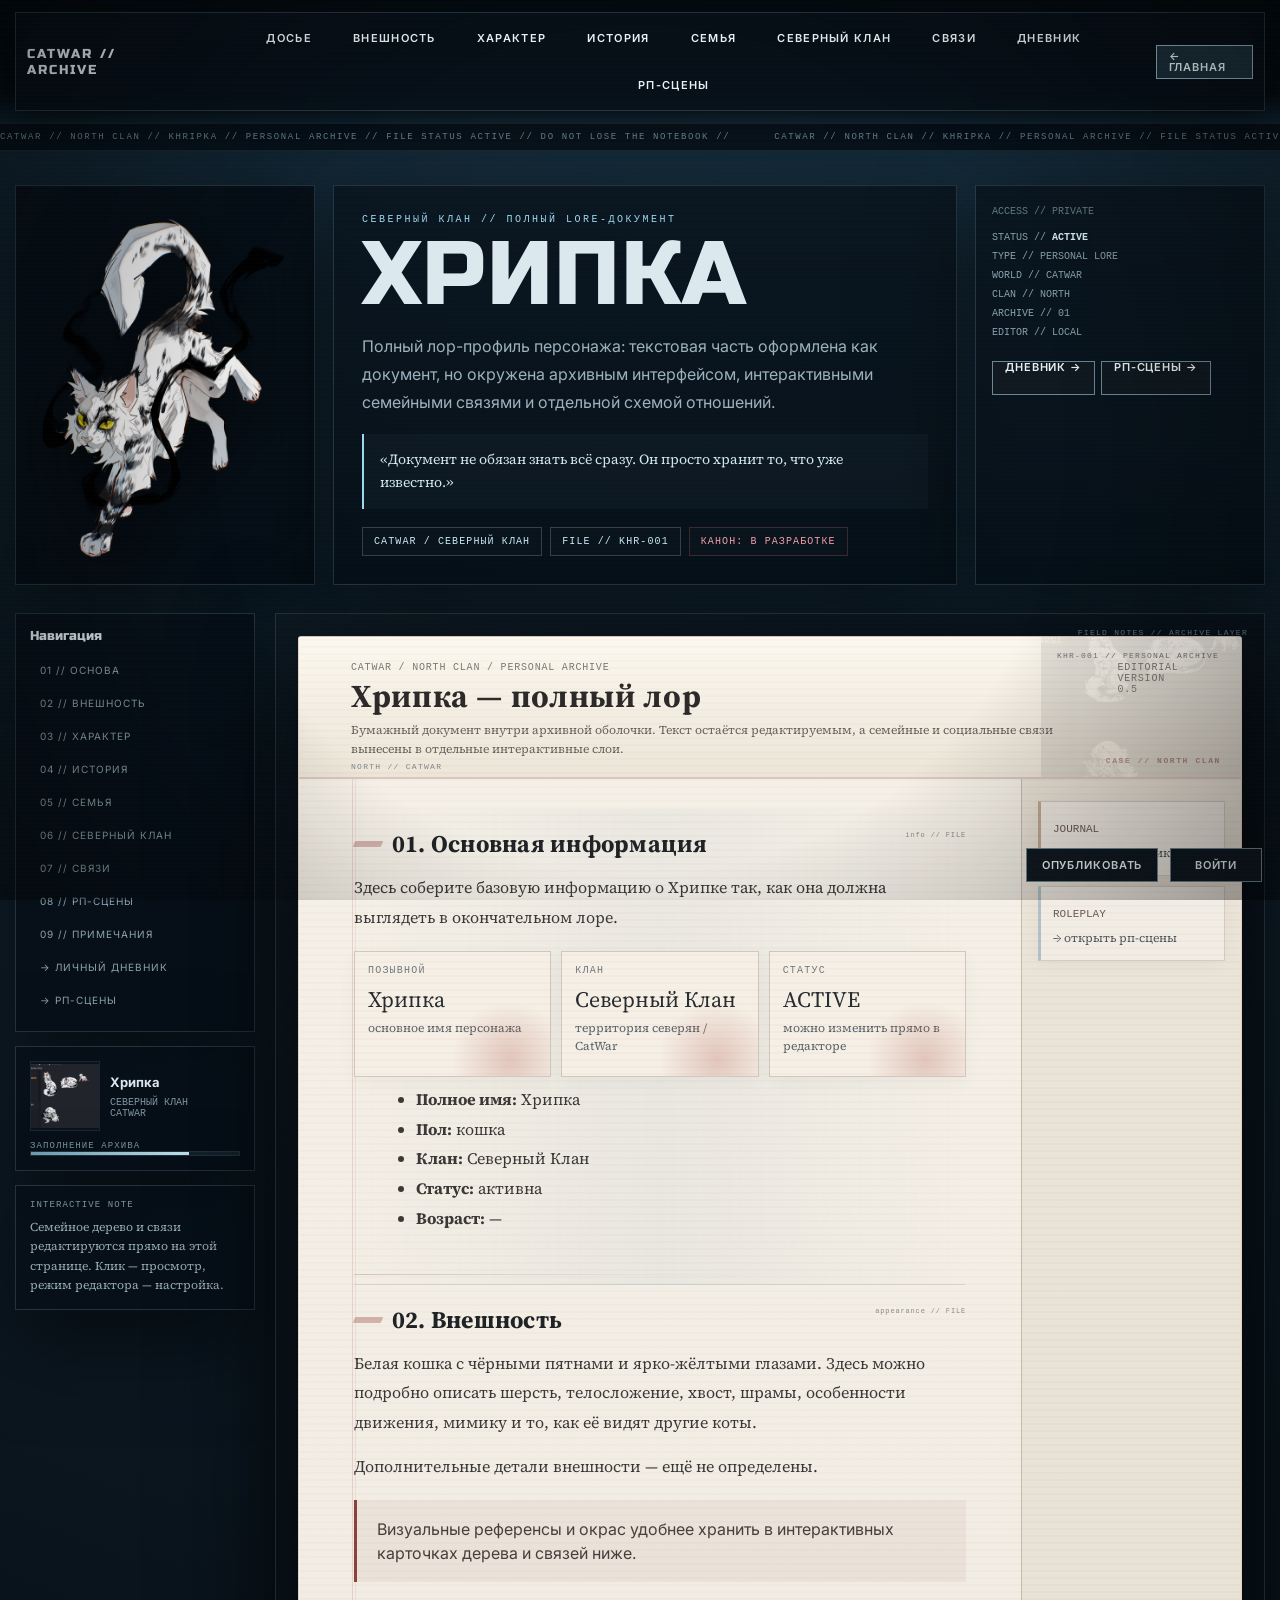
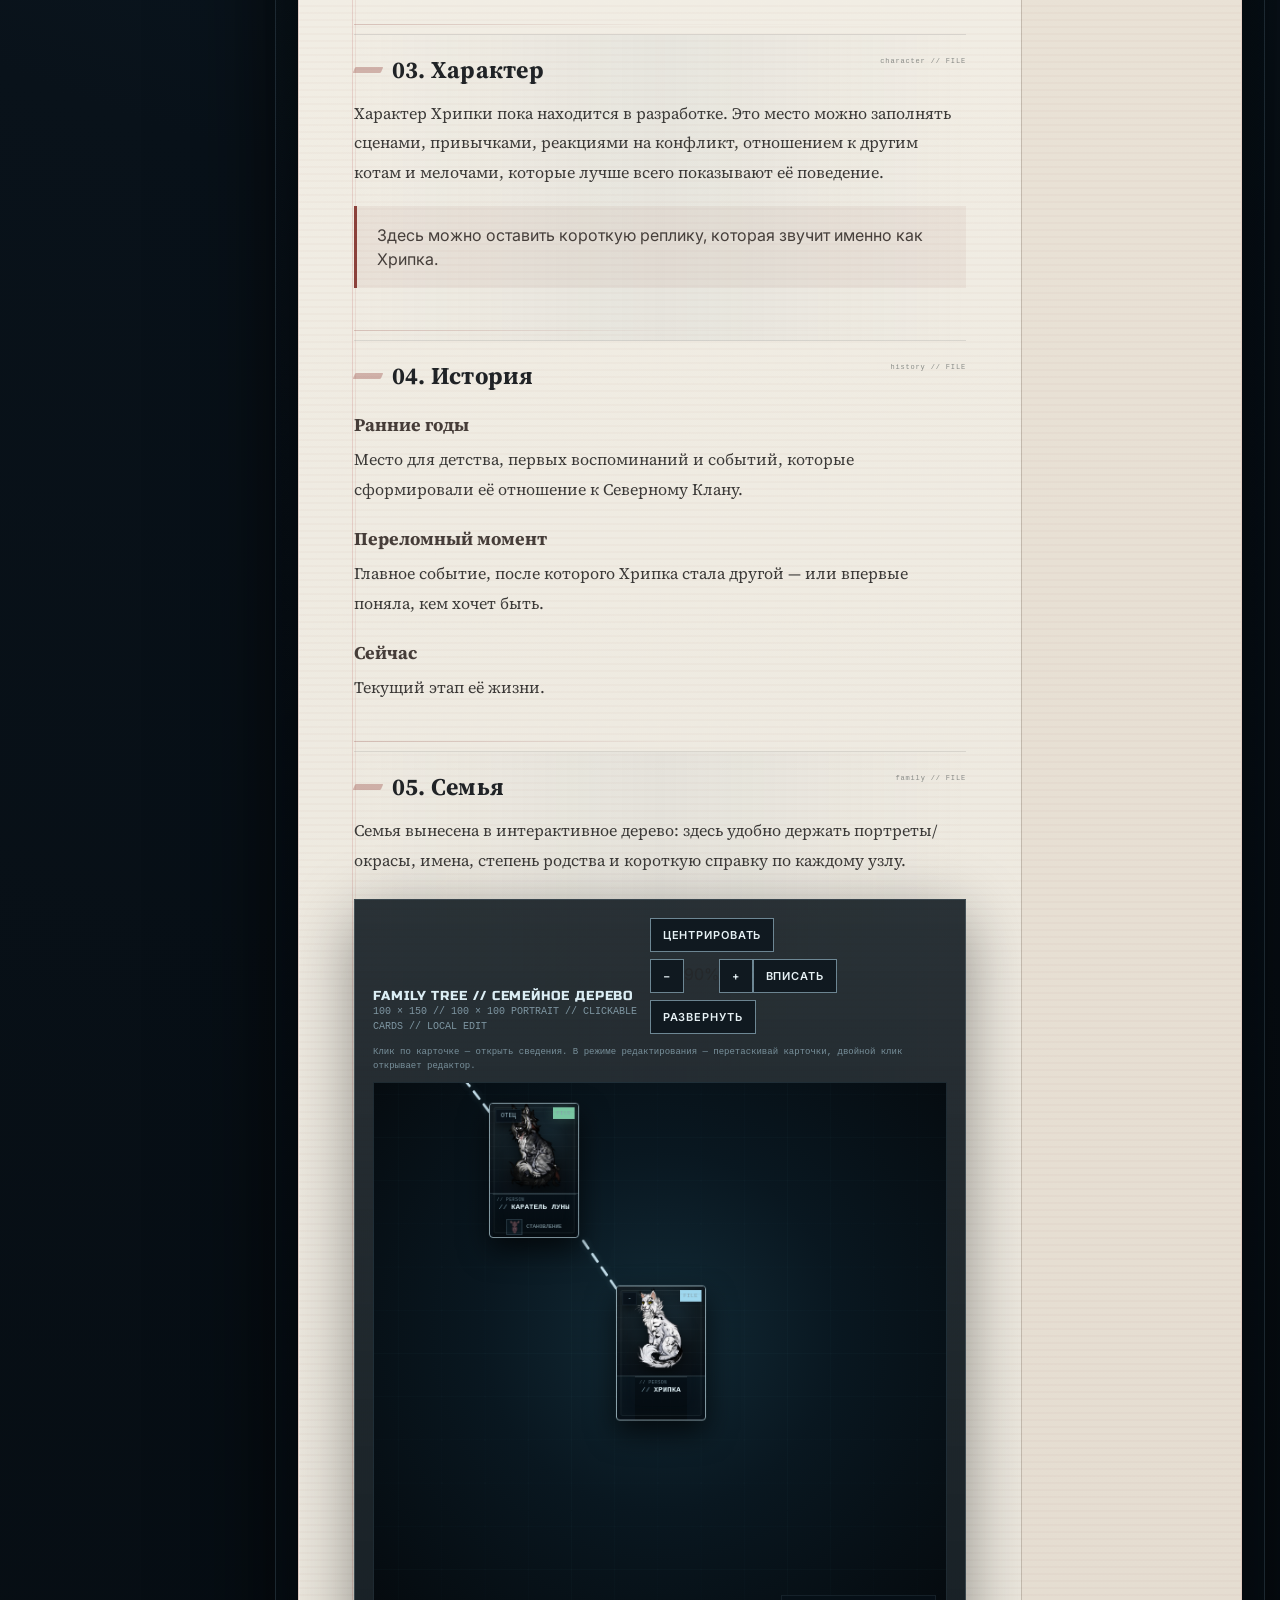
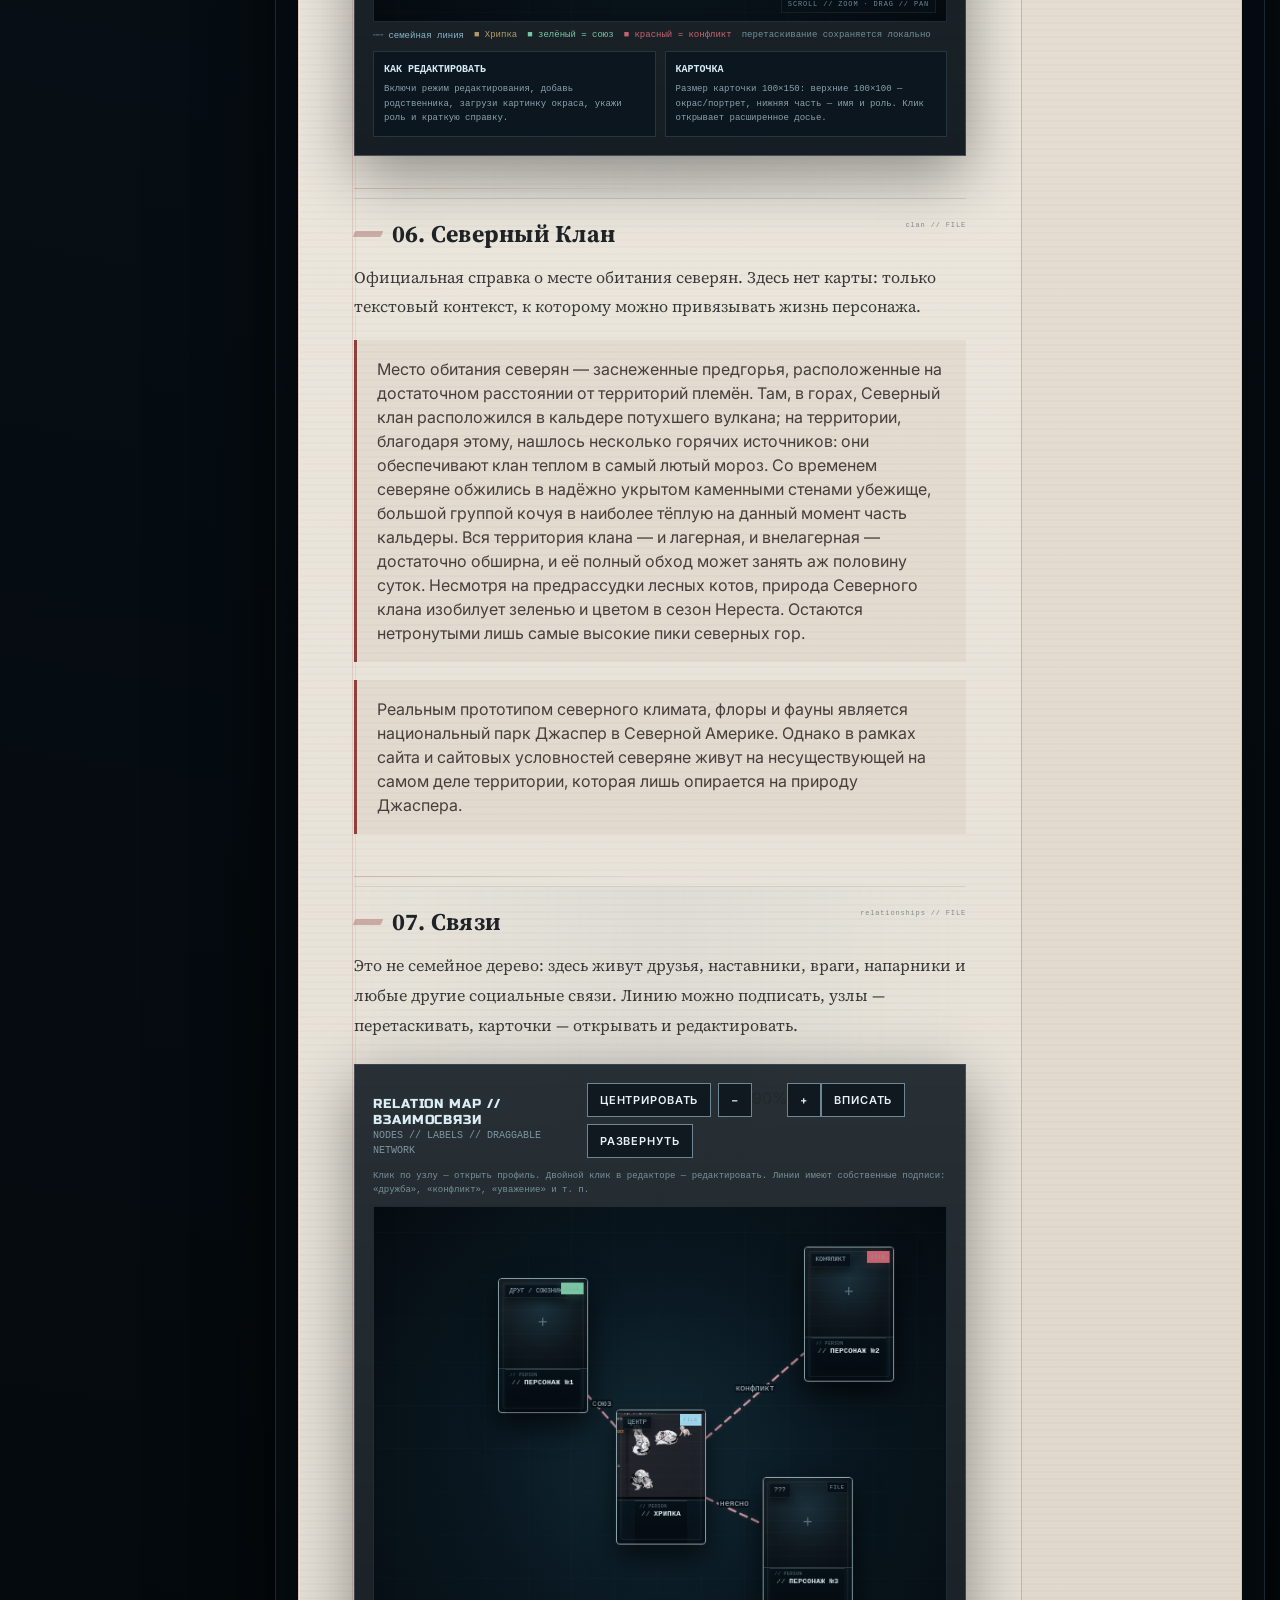
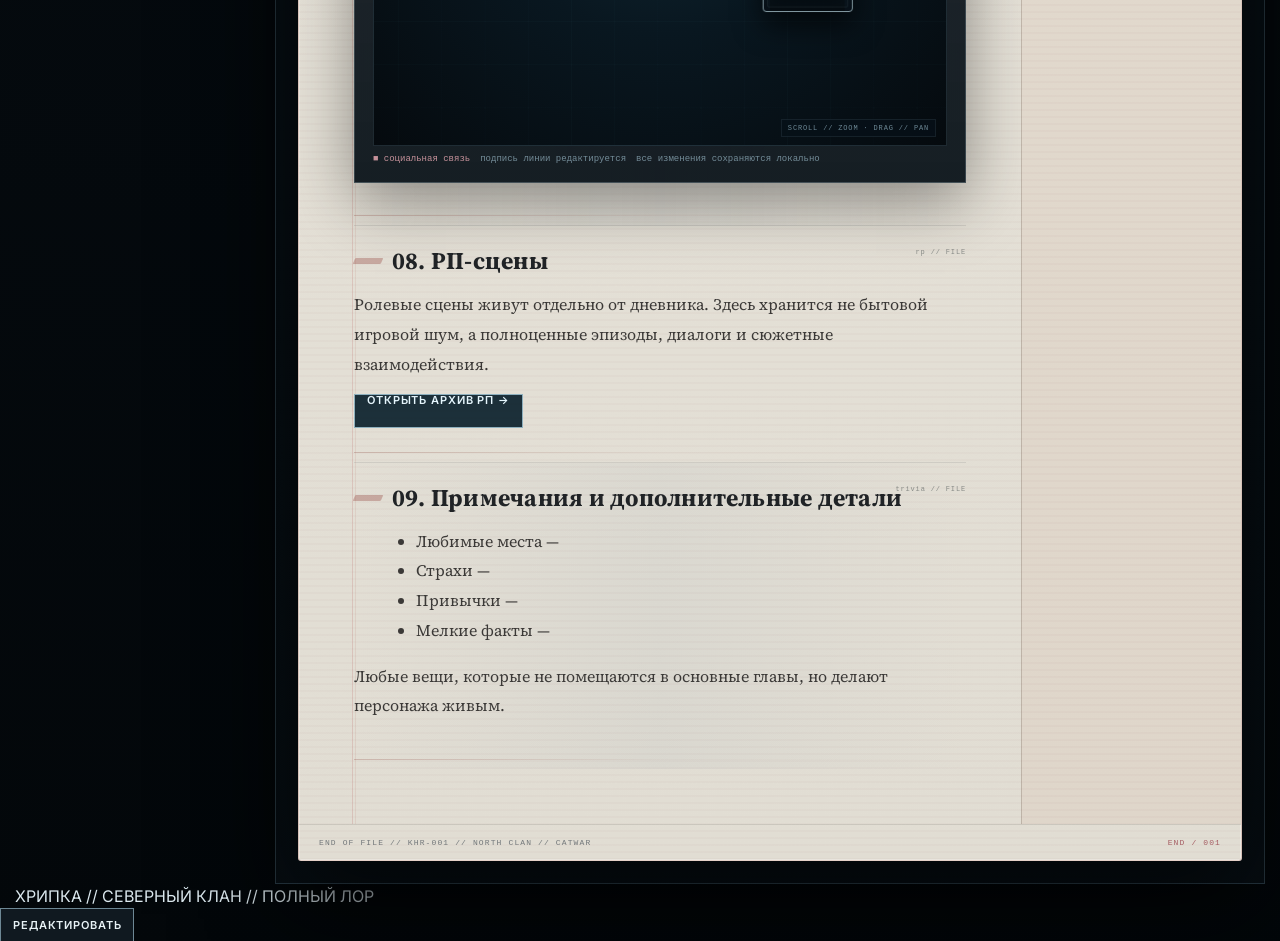
<file: lore.html>
<!doctype html>
<html lang="ru">
<head>
<meta charset="utf-8" />
<meta name="viewport" content="width=device-width,initial-scale=1" />
<title>Хрипка // Полный лор — Северный Клан</title>
<meta name="description" content="Полный lore-документ Хрипки из Северного Клана, CatWar." />
<link rel="preconnect" href="https://fonts.googleapis.com">
<link rel="preconnect" href="https://fonts.gstatic.com" crossorigin>
<link href="https://fonts.googleapis.com/css2?family=Inter:wght@400;500;600;700&family=Russo+One&family=Source+Serif+4:wght@400;500;600;700&family=Caveat:wght@400;600&display=swap" rel="stylesheet">
<style>
:root{--bg:#050b10;--bg2:#09141d;--panel:#0a141c;--panel2:#0d1b24;--line:#6e8d9f48;--ice:#9ed7ee;--ice2:#dcf5ff;--muted:#8198a5;--paper:#e4e0d6;--ink:#25282b;--ink2:#4f565d;--red:#c5626d;--gold:#b5965e;--green:#7bcaa0;--shadow:0 30px 90px rgba(0,0,0,.5)}
*{box-sizing:border-box}html{scroll-behavior:smooth}body{margin:0;color:#dbe8ee;background:radial-gradient(circle at 72% -10%,#193547 0,#09121a 38%,#03070a 100%);font-family:Inter,system-ui,sans-serif;overflow-x:hidden}body:before{content:"";position:fixed;inset:0;pointer-events:none;z-index:100;opacity:.08;background:repeating-linear-gradient(to bottom,transparent 0 2px,rgba(255,255,255,.23) 3px,transparent 4px)}body:after{content:"";position:fixed;inset:0;pointer-events:none;z-index:99;background:radial-gradient(circle at center,transparent 54%,rgba(0,0,0,.38) 100%)}
a{color:inherit;text-decoration:none}.wrap{width:min(1420px,calc(100% - 30px));margin:auto}
.topbar{position:sticky;top:0;z-index:40;padding:12px 0;background:linear-gradient(180deg,#040a0ff4,#040a0fdc 75%,transparent);backdrop-filter:blur(12px)}.topbar-inner{display:flex;align-items:center;justify-content:space-between;gap:12px;padding:9px 11px;border:1px solid var(--line);background:#071018df;box-shadow:0 12px 34px #0007}.brand{font:13px 'Russo One';letter-spacing:.16em}.nav{display:flex;gap:15px;flex-wrap:wrap;justify-content:center;font-size:10px;letter-spacing:.12em;text-transform:uppercase;color:#8ea3ad}.nav a:hover{color:var(--ice2)}.actions{display:flex;gap:8px}.tool,.btn{border:1px solid #7696a745;background:#09151d;color:#d8eef7;padding:9px 12px;font:10px monospace;letter-spacing:.11em;text-transform:uppercase;cursor:pointer}.tool.primary{border-color:#8fbdd055;color:#e6f7fe}
.marquee{border-top:1px solid #6d8a972d;border-bottom:1px solid #6d8a972d;background:#071018d9;color:#718b9a;font:9px monospace;text-transform:uppercase;letter-spacing:.18em;overflow:hidden}.marquee-track{display:inline-flex;white-space:nowrap;animation:scroll 24s linear infinite;padding:8px 0}.marquee span{margin-right:44px}@keyframes scroll{from{transform:translateX(0)}to{transform:translateX(-50%)}}
.hero{padding:34px 0 28px}.hero-grid{display:grid;grid-template-columns:300px 1fr 290px;gap:18px;align-items:stretch}.hero-card,.hero-copy,.hero-stamp{border:1px solid var(--line);background:linear-gradient(180deg,#08131cd9,#061018ee);box-shadow:var(--shadow);position:relative;overflow:hidden}.hero-card{min-height:300px;display:grid;place-items:center;background:#071018}.hero-card:after{content:"";position:absolute;inset:0;background:linear-gradient(90deg,#9ed7ee08 1px,transparent 1px),linear-gradient(#9ed7ee08 1px,transparent 1px);background-size:48px 48px;opacity:.25}.hero-card img{position:relative;z-index:2;width:88%;max-height:360px;object-fit:contain;filter:drop-shadow(0 24px 38px #0009)}.hero-copy{padding:28px}.eyebrow{font:10px monospace;letter-spacing:.25em;text-transform:uppercase;color:var(--ice)}.hero-copy h1{font:clamp(50px,7vw,92px)/.9 'Russo One';margin:10px 0 14px;letter-spacing:.01em}.hero-copy p{max-width:760px;color:#9db1bc;line-height:1.75}.hero-quote{margin-top:18px;padding:14px 16px;border-left:2px solid var(--ice);background:#9ed7ee08;color:#d2e7ee;line-height:1.7;font:14px/1.7 'Source Serif 4',serif}.hero-line{display:flex;flex-wrap:wrap;gap:8px;margin-top:18px}.chip{padding:8px 11px;border:1px solid #7aa0b355;background:#09141d;color:#cbeaf5;font:10px monospace;text-transform:uppercase;letter-spacing:.11em}.chip.red{color:#f0a0ab;border-color:#c45d6844}.hero-stamp{padding:16px;font:10px/1.9 monospace;color:#88a1ad}.hero-stamp b{color:#d8f1f8}.hero-stamp .code{display:block;color:#657b86;margin-bottom:7px}
.layout{display:grid;grid-template-columns:240px minmax(0,1fr);gap:20px;align-items:start}.rail{position:sticky;top:84px;display:grid;gap:14px}.rail-card{border:1px solid var(--line);background:#071019e8;box-shadow:var(--shadow);padding:14px}.rail-card h3{margin:0 0 10px;font:13px 'Russo One'}.rail-card .small{font:9px monospace;color:#7d95a1;letter-spacing:.12em;text-transform:uppercase}.rail-nav a{display:block;padding:9px 8px;border-left:2px solid transparent;color:#8ea3ae;font-size:10px;text-transform:uppercase;letter-spacing:.1em}.rail-nav a:hover{color:#e1f5fb;border-color:var(--ice);background:#9ed7ee08}.rail-person{display:grid;grid-template-columns:70px 1fr;gap:10px;align-items:center}.rail-person img{width:70px;height:70px;object-fit:contain;background:#09131b;border:1px solid #7691a12b}.rail-person strong{display:block;font-size:13px}.rail-person span{display:block;margin-top:5px;color:#7f95a0;font:10px monospace}.rail-meter{margin-top:10px}.rail-meter .bar{height:5px;background:#14232d;overflow:hidden;border:1px solid #6e8b9925}.rail-meter .bar i{display:block;height:100%;width:76%;background:linear-gradient(90deg,#6f9db2,#c6eaf4)}
.stage{position:relative;border:1px solid var(--line);background:linear-gradient(180deg,#071018f2,#060d12f4);box-shadow:var(--shadow);padding:16px}.stage:before{content:"";position:absolute;inset:0;background:linear-gradient(135deg,#9ed7ee09,transparent 30%,#fff0);pointer-events:none}.doc:before{content:'KHR-001 // PERSONAL ARCHIVE';position:absolute;right:22px;top:14px;color:#6f7477;font:8px monospace;letter-spacing:.15em;z-index:3}.doc-head{position:relative;overflow:hidden}.doc-head:after{content:'';position:absolute;right:-40px;top:-55px;width:240px;height:240px;background:url('assets/khripka-model.png') center/contain no-repeat;opacity:.08;filter:grayscale(1) contrast(1.1)}.doc-main{position:relative}.doc-section{position:relative}.doc-section:before{content:attr(id) ' // FILE';position:absolute;right:0;top:22px;color:#898c88;font:7px monospace;letter-spacing:.12em}.doc-section h2{display:flex;align-items:center;gap:10px}.doc-section h2:before{content:'';width:22px;height:1px;background:#b657573d;display:inline-block}.doc-section:nth-child(odd){background:linear-gradient(90deg,#ffffff00 0,#9aa8b01c 50%,#ffffff00 100%)}.doc-side{position:sticky;top:0}.doc-side .pin:first-child{border-left:3px solid #9a6e4d88}.doc-side .pin:nth-child(2){border-left:3px solid #779eae88}.doc-side .pin:nth-child(3){border-left:3px solid #7a9b8c88}.doc-side .pin:nth-child(4){border-left:3px solid #9b7f9588}.doc-side .pin:nth-child(5){border-left:3px solid #9a6d7788}.doc-head-top{position:relative;z-index:2}.doc-head-top:after{content:'NORTH // CATWAR';display:block;position:absolute;left:0;bottom:-12px;color:#80868a;font:8px monospace;letter-spacing:.16em}.stage{padding:22px}.stage:after{content:'FIELD NOTES // ARCHIVE LAYER';position:absolute;right:16px;top:14px;color:#6b8792;font:8px monospace;letter-spacing:.16em}.visual-strip .info-tile{min-height:126px}.info-tile strong{font-size:24px}.doc-footer{display:flex;justify-content:space-between;gap:16px;align-items:center;padding:13px 20px;border-top:1px solid #7d7e7b33;color:#73787b;font:8px monospace;letter-spacing:.14em}.doc-footer:after{content:'END / 001';color:#a65d63}.stage .doc{background:linear-gradient(180deg,#f5f1e8,#e1ddd3)}.doc{position:relative;z-index:1;background:linear-gradient(180deg,#f3f0e7,#e3dfd5);color:var(--ink);border:1px solid #ffffff33;box-shadow:0 24px 80px #0008;border-radius:3px;overflow:hidden}.doc-head{padding:25px 52px 18px;border-bottom:1px solid #88898055;background:linear-gradient(180deg,#f5f2ea,#e9e5dc)}.doc-head-top{display:flex;justify-content:space-between;gap:20px;align-items:start}.doc-meta{font:10px monospace;color:#697078;letter-spacing:.08em}.doc-title{font:700 32px/1.12 'Source Serif 4',serif;margin:6px 0}.doc-note{max-width:780px;color:#656b70;font:12px/1.6 'Source Serif 4',serif}.doc-body{display:grid;grid-template-columns:minmax(0,1fr) 220px}.doc-main{padding:30px 55px 55px}.doc-main:before{content:"";position:absolute;left:53px;top:0;bottom:0;width:1px;background:#b5535330}.doc-section{scroll-margin-top:110px;padding:20px 0 34px;border-bottom:1px solid #7c7e7d33}.doc-section:last-child{border-bottom:0}.doc-section h2{font:700 24px/1.25 'Source Serif 4',serif;margin:0 0 14px;color:#202326}.doc-section h3{font:700 18px/1.3 'Source Serif 4',serif;margin:22px 0 9px;color:#2a2d30}.doc-section p,.doc-section li{font:16px/1.86 'Source Serif 4',serif;color:#31363a}.doc-section p{margin:0 0 14px}.doc-section ul{margin:0 0 16px 22px}.doc-section blockquote{margin:18px 0;padding:17px 20px;border-left:3px solid #6e8798;background:#6f88971a;color:#3e474c}.doc-section .note{font:10px/1.7 monospace;color:#646c72;background:#c5c2b9;padding:11px 12px;border:1px solid #88867d33}.doc-side{padding:22px 16px;border-left:1px solid #77797630;background:linear-gradient(180deg,#e9e5dc,#ded9cf)}.doc-side .pin{padding:12px;border:1px solid #797a7338;background:#eeeae2;margin-bottom:10px}.doc-side .pin b{font:11px monospace;color:#676c6f}.doc-side .pin p{margin:6px 0 0;color:#52585d;font:12px/1.55 'Source Serif 4',serif}.editable[contenteditable="true"]{outline:2px solid #6b9fb55c;background:#9ed7ee1c;border-radius:2px}
.visual-strip{display:grid;grid-template-columns:1fr 1fr 1fr;gap:10px;margin:18px 0 8px}.info-tile{background:#f0ece4;border:1px solid #8b8b843c;padding:13px;min-height:110px;position:relative;overflow:hidden}.info-tile:before{content:"";position:absolute;inset:auto -10% -35% auto;width:120px;height:120px;border-radius:50%;background:radial-gradient(circle,#9bbfcf66,transparent 68%);pointer-events:none}.info-tile b{display:block;font:10px monospace;letter-spacing:.12em;color:#727a7e;text-transform:uppercase}.info-tile strong{display:block;margin-top:8px;font:22px 'Source Serif 4';color:#292d30}.info-tile span{display:block;margin-top:5px;font:12px/1.5 'Source Serif 4';color:#5e656a}
.interactive-block{margin:24px 0 8px;padding:18px;background:linear-gradient(180deg,#09131adf,#071017ef);border:1px solid #6e8d9f55;box-shadow:0 18px 60px #0004;position:relative}.interactive-header{display:flex;justify-content:space-between;gap:12px;align-items:end;margin-bottom:12px}.interactive-title{color:#dceff6;font:13px 'Russo One';letter-spacing:.07em}.interactive-sub{color:#7e96a2;font:10px/1.5 monospace;text-transform:uppercase}.interactive-actions{display:flex;gap:7px;flex-wrap:wrap}.mini-btn{border:1px solid #7796a444;background:#0a161e;color:#d4edf6;padding:7px 9px;font:9px monospace;text-transform:uppercase;cursor:pointer}.mini-btn:hover{border-color:#9ed7ee88}.mini-btn.arrange{border-color:#89b6c755;color:#cfeaf5}.graph-world{contain:layout paint}.canvas-help{color:#78909b;font:9px/1.5 monospace;margin-bottom:9px}
.tree-canvas,.relation-canvas{position:relative;min-height:430px;border:1px solid #6e8d9f3d;background:radial-gradient(circle at 50% 46%,#122a36 0,#091720 44%,#050a0e 100%);overflow:hidden;cursor:grab;touch-action:none}.tree-canvas.panning,.relation-canvas.panning{cursor:grabbing}.tree-canvas{height:540px}.relation-canvas{height:540px}.graph-world{position:absolute;left:0;top:0;width:5000px;height:3200px;transform-origin:0 0;will-change:transform}.graph-world:before{content:"";position:absolute;inset:0;background-image:linear-gradient(#9ed7ee06 1px,transparent 1px),linear-gradient(90deg,#9ed7ee06 1px,transparent 1px);background-size:48px 48px;pointer-events:none}.network-svg{position:absolute;left:0;top:0;width:5000px;height:3200px;z-index:1;pointer-events:none;overflow:visible}.graph-nodes{position:absolute;inset:0;z-index:2}.interactive-block:fullscreen{width:100vw;height:100vh;margin:0;padding:22px;background:#050b10;overflow:hidden;border:0}.interactive-block:fullscreen .tree-canvas,.interactive-block:fullscreen .relation-canvas{height:calc(100vh - 150px);min-height:520px}.interactive-block:fullscreen .canvas-help{font-size:10px}.tree-canvas:after,.relation-canvas:after{content:"SCROLL // ZOOM · DRAG // PAN";position:absolute;right:10px;bottom:8px;padding:4px 6px;border:1px solid #7e9baa20;background:#071119bb;color:#6e8996;font:7px monospace;letter-spacing:.12em;pointer-events:none}.network-edge{stroke:#83aac0;stroke-width:2;opacity:.7;vector-effect:non-scaling-stroke}.network-edge.family{stroke:#c6e2ee;stroke-width:2.8;stroke-dasharray:10 8;stroke-linecap:round;opacity:.98;filter:drop-shadow(0 0 4px #8db9c855)}.network-edge.relation{stroke:#d59aa5;stroke-width:2.4;stroke-dasharray:8 6;stroke-linecap:round;opacity:.95;filter:drop-shadow(0 0 3px #ba8d9444)}.network-label{font:9px monospace;fill:#b8cbd4;paint-order:stroke;stroke:#08131b;stroke-width:4px;stroke-linejoin:round}.network-node{position:absolute;width:100px;height:150px;transform:translate(-50%,-50%);border:1px solid #8aaaba9a;background:linear-gradient(180deg,#132632 0%,#0b171f 58%,#071018 100%);box-shadow:0 16px 36px #0009,0 0 0 1px #ffffff08,0 0 22px #8eb7c80a;display:flex;flex-direction:column;align-items:center;justify-content:flex-start;cursor:pointer;user-select:none;transition:border-color .15s,box-shadow .15s,transform .15s,filter .15s;overflow:hidden;border-radius:4px}.network-node:before{content:"";position:absolute;inset:4px;border:1px solid #b6d2dc15;box-shadow:inset 0 0 18px #9ed7ee08;pointer-events:none;z-index:5;border-radius:2px}.network-node:after{content:"FILE";position:absolute;right:4px;top:4px;padding:2px 3px;color:#88a5b0;background:#061018dd;border:1px solid #89adba22;font:6px monospace;letter-spacing:.08em;z-index:7}.network-node:hover{border-color:#bfeaf8;transform:translate(-50%,-50%) scale(1.045);box-shadow:0 22px 58px #000b,0 0 0 1px #bfeaf82b,0 0 24px #9ed7ee12;filter:saturate(1.08)}.network-node.dragging{cursor:grabbing;box-shadow:0 24px 60px #000b,0 0 28px #9ed7ee18}.node-role{position:absolute;left:6px;top:6px;padding:3px 5px;background:#071018e8;border:1px solid #9cc0cb2b;color:#b3cbd4;font:6px monospace;text-transform:uppercase;max-width:72px;white-space:nowrap;overflow:hidden;text-overflow:ellipsis;z-index:6;box-shadow:0 4px 10px #0007}.node-photo{width:100px;height:100px;flex:0 0 100px;background:radial-gradient(circle at 50% 35%,#1b313d 0,#101a20 55%,#081018 100%);display:flex;align-items:center;justify-content:center;overflow:hidden;border-bottom:1px solid #7e9eac38;position:relative}.node-photo:after{content:"";position:absolute;inset:0;background:linear-gradient(135deg,#ffffff09,transparent 36%,#00000025),repeating-linear-gradient(0deg,transparent 0 12px,#b9dce80a 13px);pointer-events:none}.node-photo img{width:100%;height:100%;object-fit:contain;object-position:center center;object-position:center center;display:block;filter:drop-shadow(0 7px 10px #000b)}.node-photo .blank{font:18px monospace;color:#607786}.node-name{position:absolute;left:0;right:0;bottom:0;padding:8px 5px 7px;background:#071018ed;border-top:1px solid #7d9cab44;color:#d9edf5;text-align:center;font:9px/1.1 monospace;white-space:nowrap;overflow:hidden;text-overflow:ellipsis}.node-role{position:absolute;left:6px;top:6px;padding:3px 5px;background:#071018dd;border:1px solid #8fb2bf18;color:#9bb8c4;font:7px monospace;text-transform:uppercase;max-width:78px;white-space:nowrap;overflow:hidden;text-overflow:ellipsis;z-index:3}.network-node .node-name{z-index:3}.network-node .node-name:before{content:"//";color:#607b88;margin-right:4px}.node-center{border-color:#d2f3ff;background:linear-gradient(180deg,#10232d,#071018);box-shadow:0 0 0 2px #9ed7ee18,0 22px 60px #000a}.node-center:after{background:#9ed7ee}.node-danger{border-color:#d06a76aa;box-shadow:0 15px 40px #0008,0 0 18px #d06a7612}.node-danger:after{background:#c76470;box-shadow:0 0 12px #c7647040}.node-good{border-color:#7ac7a3aa;box-shadow:0 15px 40px #0008,0 0 18px #79c7a212}.node-good:after{background:#79c7a2;box-shadow:0 0 12px #79c7a240}
.network-legend{display:flex;gap:10px;flex-wrap:wrap;margin-top:8px;color:#748d99;font:9px monospace}.legend-dot{width:7px;height:7px;display:inline-block;margin-right:4px;border:1px solid currentColor}.legend-family{color:#89b7cb}.legend-family2{color:#c6929b}.legend-family3{color:#b59b69}.small-help{margin-top:9px;color:#617986;font:9px/1.6 monospace}
.family-meta{display:grid;grid-template-columns:1fr 1fr;gap:9px;margin-top:10px}.meta-box{border:1px solid #6f8e9f44;background:#0b161e;padding:10px;color:#8ba2ad;font:9px/1.6 monospace}.meta-box strong{display:block;color:#d8edf5;font-size:10px;margin-bottom:4px}.relation-line{display:flex;align-items:center;gap:8px;margin-top:12px}.relation-line select,.relation-line input{flex:1;background:#0b161e;border:1px solid #6f8e9f44;color:#dbeaf1;padding:8px;font:10px monospace}
.editor-bar{position:fixed;right:18px;bottom:18px;z-index:60;display:flex;gap:7px;padding:8px;border:1px solid #6f8d9c55;background:#071019ec;box-shadow:0 15px 50px #0008}.editor-bar button{border:1px solid #7396a644;background:#0c1720;color:#d8edf5;padding:9px 11px;font:10px monospace;text-transform:uppercase;letter-spacing:.1em;cursor:pointer}
.modal-backdrop{position:fixed;inset:0;z-index:150;background:linear-gradient(180deg,rgba(0,7,11,.8),rgba(0,0,0,.88));backdrop-filter:blur(9px) saturate(.86);display:none;align-items:center;justify-content:center;padding:18px}.modal-backdrop.show{display:flex}.modal{width:min(1260px,97vw);max-height:94vh;overflow:auto;background:radial-gradient(circle at 82% 12%,#183443 0,#0a151d 34%,#071017 72%);border:1px solid #8aaebc70;box-shadow:0 35px 120px #000e,0 0 0 1px #ffffff08 inset;padding:0;color:#dcecf3;position:relative;border-radius:2px}.modal:before{content:'PERSONNEL FILE // NORTH CLAN';position:absolute;right:18px;top:14px;color:#6e8995;font:8px monospace;letter-spacing:.18em;z-index:4}.modal>h3{margin:0;padding:17px 22px 14px;border-bottom:1px solid #7999a72f;background:linear-gradient(180deg,#0d1b24ee,#08121ae8);font:12px "Russo One";letter-spacing:.1em;text-transform:uppercase}.modal-grid{display:grid;grid-template-columns:310px minmax(0,1fr);gap:0}.modal-grid>div:first-child{padding:22px;border-right:1px solid #7897a52c;background:linear-gradient(180deg,#09141cd7,#071018c9)}.modal-grid>div:nth-child(2){padding:22px;background:linear-gradient(180deg,#08131be0,#071018df)}.modal-photo{width:220px;height:250px;border:1px solid #6f8d9a44;background:radial-gradient(circle at 50% 35%,#182d38 0,#101a21 55%,#091219 100%);display:grid;place-items:center;overflow:hidden;position:relative}.modal-photo:after{content:"";position:absolute;inset:7px;border:1px solid #8fb8c51a;pointer-events:none}.modal h3{margin:0 0 12px;font:18px 'Russo One';letter-spacing:.04em}.modal-photo img{max-width:100%;max-height:100%;width:100%;height:100%;object-fit:contain;object-position:center center;padding:8px;filter:drop-shadow(0 16px 24px #000c)}.modal-label{display:block;margin:8px 0 5px;color:#7e98a3;font:9px monospace;text-transform:uppercase;letter-spacing:.1em}.modal input,.modal textarea,.modal select{width:100%;background:#0b171f;border:1px solid #6f8d9a55;color:#e1eff5;padding:9px;font:12px Inter}.modal textarea{min-height:130px;resize:vertical}.tone-preview{margin-top:8px;padding:9px 10px;border:1px solid #6f8d9a3f;background:#0d1820;font:10px/1.5 monospace;color:#9bb0ba}.tone-preview[data-tone='normal']{border-color:#90bfd666;box-shadow:inset 4px 0 #9ed7ee}.tone-preview[data-tone='good']{border-color:#79c7a255;box-shadow:inset 4px 0 #79c7a2}.tone-preview[data-tone='danger']{border-color:#c7647055;box-shadow:inset 4px 0 #c76470}.fullscreen-note{color:#6f8792;font:9px monospace;margin-left:auto}.modal input[type=file]{padding:7px}.modal-actions{display:flex;justify-content:flex-end;gap:7px;margin-top:14px}.danger{border-color:#c76a7455!important;color:#ecabb2!important}.view-card{margin-top:10px;padding:12px;background:#0b171f;border:1px solid #6f8d9a33;color:#c6dce4;font:12px/1.7 'Source Serif 4',serif}.view-card .small{font:9px monospace;color:#718a96}.toast{position:fixed;right:16px;bottom:84px;z-index:160;background:#09151ded;border:1px solid #7894a355;color:#d8eff8;padding:10px 12px;font:10px monospace;box-shadow:0 14px 40px #0008;opacity:0;transform:translateY(10px);transition:.25s}.toast.show{opacity:1;transform:none}
@media(max-width:1050px){.hero-grid{grid-template-columns:1fr 1fr}.hero-card{grid-column:1/-1;min-height:240px}.layout{grid-template-columns:1fr}.rail{position:static;grid-template-columns:1fr 1fr}.doc-side{display:none}.doc-main{padding-left:40px;padding-right:40px}.doc-main:before{left:35px}.nav{display:none}.visual-strip{grid-template-columns:1fr}.tree-canvas{height:620px}.relation-canvas{height:560px}}
@media(max-width:700px){.wrap{width:min(100% - 18px,1420px)}.hero-grid{grid-template-columns:1fr}.hero-card{grid-column:auto}.rail{grid-template-columns:1fr}.doc-head,.doc-main{padding-left:22px;padding-right:22px}.doc-main:before{display:none}.editor-bar{left:10px;right:10px;bottom:10px;justify-content:center;flex-wrap:wrap}.interactive-block{margin-left:0;margin-right:0;padding:12px}.tree-canvas{height:680px}.relation-canvas{height:620px}.modal-grid{grid-template-columns:1fr}.modal-photo{margin:auto}.family-meta{grid-template-columns:1fr}}

.person-view{display:grid;gap:14px;padding:22px}.person-view[hidden]{display:none}.person-view-hero{display:grid;grid-template-columns:360px minmax(0,1fr) 250px;gap:14px;align-items:stretch;position:relative}.person-view-hero:before{content:'ARCHIVE // ACTIVE RECORD';position:absolute;left:0;top:-12px;color:#6f8e9b;font:8px monospace;letter-spacing:.18em}.person-view-portrait{min-height:430px;border:1px solid #86a9b961;background:radial-gradient(circle at 50% 26%,#1e3b49 0,#101c24 48%,#071017 100%);display:flex;align-items:center;justify-content:center;overflow:hidden;position:relative;box-shadow:0 20px 60px #0008}.person-view-portrait:before{content:'';position:absolute;inset:12px;border:1px solid #b4dbe51a;background:linear-gradient(135deg,#ffffff06,transparent 35%,#00000016);pointer-events:none}.person-view-portrait:after{content:'PORTAIT // FILE VIEW';position:absolute;left:12px;bottom:10px;color:#70909e;font:7px monospace;letter-spacing:.13em}.person-view-portrait img{width:100%;height:100%;object-fit:contain;padding:18px;filter:drop-shadow(0 22px 30px #000e)}.person-view-head{padding:28px;background:linear-gradient(135deg,#0c1c26,#071018);border:1px solid #6f8f9d4d;display:flex;flex-direction:column;justify-content:center;position:relative;overflow:hidden}.person-view-head:after{content:'KHR-001';position:absolute;right:-12px;bottom:-18px;color:#9ed7ee0a;font:90px "Russo One"}.person-view-kicker{font:9px monospace;letter-spacing:.18em;color:#8fb0bd;text-transform:uppercase}.person-view-head h4{margin:12px 0 6px;font:clamp(36px,5vw,66px)/.92 "Russo One";letter-spacing:.01em;color:#e6f8ff;text-transform:uppercase}.person-view-role{display:inline-flex;align-self:flex-start;padding:7px 10px;margin-top:4px;border:1px solid #8fb8c55a;background:#0a161ee6;color:#b9dce8;font:10px monospace;letter-spacing:.12em;text-transform:uppercase}.person-view-head p{margin:22px 0 0;max-width:700px;color:#b2c5ce;font:15px/1.8 'Source Serif 4',serif;white-space:pre-wrap}.person-view-status{display:grid;gap:8px;padding:16px;background:linear-gradient(180deg,#0a171f,#071018);border:1px solid #6f8f9d44}.view-status-box{padding:10px 11px;border:1px solid #6f8f9d30;background:#08131ad9}.view-status-box span{display:block;color:#708995;font:8px monospace;letter-spacing:.14em;text-transform:uppercase}.view-status-box b{display:block;margin-top:5px;color:#d9eef5;font:11px/1.4 monospace}.person-view-grid{display:grid;grid-template-columns:repeat(4,minmax(0,1fr));gap:10px}.view-stat,.view-totem,.full-span{border:1px solid #6e8c9938;background:linear-gradient(180deg,#0b171f,#081119);padding:13px;box-shadow:0 12px 28px #0004}.view-stat{min-height:78px}.view-stat span,.view-stat-label{display:block;color:#748f9c;font:8px monospace;letter-spacing:.14em;text-transform:uppercase}.view-stat b{display:block;margin-top:7px;color:#d5edf5;font:12px/1.4 monospace}.view-totem{grid-column:span 2;grid-row:span 2;display:grid;grid-template-columns:160px 1fr;grid-template-rows:auto auto 1fr;column-gap:14px;align-items:center;min-height:240px}.view-totem .view-stat-label{grid-column:1/-1}.view-totem-art{grid-column:1;grid-row:2/4;width:160px;height:160px;margin:6px 0 0;border:1px solid #7e9eac47;background:radial-gradient(circle,#18303c,#071018);display:flex;align-items:center;justify-content:center;overflow:hidden}.view-totem-art img{width:100%;height:100%;object-fit:contain;padding:8px}.view-totem-name{grid-column:2;grid-row:2;color:#dceff6;font:17px "Russo One"}.view-totem-quality{grid-column:2;grid-row:3;margin-top:5px;color:#91aab5;font:10px/1.5 monospace;text-transform:uppercase}.full-span{grid-column:1/-1;min-height:145px;color:#b7c8cf;font:15px/1.8 'Source Serif 4';white-space:pre-wrap}.person-view-grid:before{content:'IDENTITY MATRIX';grid-column:1/-1;color:#637f8c;font:8px monospace;letter-spacing:.18em;margin-top:2px}.view-extra{border:1px solid #6e8c9938;background:#08131a;padding:14px;color:#9db1ba;font:10px/1.6 monospace}.person-view .view-card{box-shadow:inset 3px 0 #9ed7ee55}.editor-only{display:block}.node-footer{height:50px;padding:4px 5px 3px;display:flex;flex-direction:column;align-items:center;justify-content:flex-start;background:linear-gradient(180deg,#071018f3,#050b10f6);border-top:1px solid #8aa8b44c;position:relative}.node-footer:before{content:'// PERSON';position:absolute;left:5px;top:3px;color:#5e7885;font:5px monospace;letter-spacing:.08em}.node-footer .node-name{position:static;padding:7px 2px 0;background:none;border:0;color:#e2f4fa;text-align:center;font:600 8px/1.15 monospace;white-space:normal;display:-webkit-box;-webkit-box-orient:vertical;-webkit-line-clamp:2;overflow:hidden;text-overflow:clip;width:100%;min-height:18px;text-transform:uppercase;letter-spacing:.025em}.node-totem-wrap{display:flex;flex-direction:row;align-items:center;justify-content:center;gap:4px;min-height:20px;margin-top:1px;max-width:100%}.node-totem{width:18px;height:18px;border:1px solid #7d9cab40;background:#0a161e;display:flex;align-items:center;justify-content:center;overflow:hidden;flex:0 0 18px}.node-totem img{width:100%;height:100%;object-fit:contain}.node-totem-quality{max-width:68px;color:#8fa9b4;font:6px/1.05 monospace;text-transform:uppercase;white-space:normal;overflow:hidden;display:-webkit-box;-webkit-line-clamp:2;-webkit-box-orient:vertical;text-overflow:ellipsis}.totem-import-row{display:flex;gap:8px;align-items:center;margin-top:8px;flex-wrap:wrap}.totem-import-row input{flex:1;min-width:220px}.totem-source-note{margin-top:5px;color:#718b97;font:8px/1.5 monospace}
@media(max-width:980px){.person-view-hero{grid-template-columns:280px minmax(0,1fr)}.person-view-status{grid-column:1/-1;grid-template-columns:repeat(3,1fr)}.person-view-grid{grid-template-columns:repeat(2,minmax(0,1fr))}.view-totem{grid-column:1/-1;grid-row:auto}.full-span{grid-column:1/-1}}@media(max-width:700px){.person-view-hero{grid-template-columns:1fr}.person-view-status{grid-template-columns:1fr}.person-view-grid{grid-template-columns:1fr}.view-totem{grid-template-columns:110px 1fr;grid-column:1}.view-totem-art{width:110px;height:110px}.full-span{grid-column:1}.person-view-portrait{min-height:320px}.node-footer .node-name{font-size:8px}}


/* ===== V13 CASEFILE REDESIGN ===== */
.doc{background:linear-gradient(180deg,#f7f3ea 0%,#e8e1d5 100%);border:1px solid #9e3e372e;box-shadow:0 28px 90px #0009,0 0 0 1px #ffffff50 inset}
.doc:after{content:"";position:absolute;inset:0;pointer-events:none;background:repeating-linear-gradient(0deg,#8d3d3506 0 2px,transparent 2px 7px);mix-blend-mode:multiply}
.doc-head{background:linear-gradient(180deg,#fbf8ef,#ece5d8);border-bottom:2px solid #833b3544;position:relative}
.doc-head:before{content:"CASE // NORTH CLAN";position:absolute;right:20px;bottom:12px;color:#84383280;font:700 8px monospace;letter-spacing:.2em}
.doc-title{letter-spacing:.02em;color:#2b2a29}.doc-meta{color:#7d7771}.doc-note{color:#69645f}
.doc-main{background:linear-gradient(90deg,#fff0 0 56px,#a6403518 56px 57px,#fff0 57px)}
.doc-section{position:relative}.doc-section:after{content:"";position:absolute;left:0;right:0;bottom:9px;height:1px;background:linear-gradient(90deg,#883c3540,#883c3508,transparent)}
.doc-section h2{letter-spacing:.01em}.doc-section h2:before{width:28px;height:6px;background:#913d3555;transform:skewX(-24deg);border-radius:1px}
.doc-section h3{color:#463d39}.doc-section p,.doc-section li{color:#3b3937}.doc-section blockquote{border-left-color:#8c413b;background:#7e3d3710;color:#463f3b}
.doc-side{background:linear-gradient(180deg,#ebe4d8,#dfd6ca);border-left:1px solid #8f84786b}.doc-side .pin{background:#f1ece4;border-color:#88756c45;box-shadow:0 5px 18px #00000008}.doc-side .pin b{color:#6a5b55}
.visual-strip .info-tile{background:#f5efe5;border-color:#8a776d55;box-shadow:0 6px 18px #00000009}.info-tile:before{background:radial-gradient(circle,#a84a4140,transparent 68%)}
.interactive-block{background:linear-gradient(180deg,#0a141bdc,#071017ee);border-color:#7a8e965a;box-shadow:0 18px 60px #0006;max-width:100%;min-width:0;overflow:hidden}
.tree-canvas,.relation-canvas{width:100%;max-width:100%;min-width:0;contain:strict}
.network-node{border-color:#8aa2ab;box-shadow:0 14px 32px #000a,0 0 0 1px #ffffff0a;}
.node-name,.network-node .node-name{white-space:normal;overflow-wrap:anywhere;word-break:break-word;line-height:1.18;min-height:21px;max-height:28px;display:-webkit-box;-webkit-box-orient:vertical;-webkit-line-clamp:2;text-overflow:clip;padding-top:5px}
.node-footer{min-height:50px;height:50px}.node-role{max-width:82px;white-space:normal;line-height:1.05;max-height:24px}.node-totem-wrap{max-width:92px}.node-totem-quality{max-width:70px}
/* The opened character sheet: warm paper, dark ink, red archive stamps. */
.modal-backdrop{background:radial-gradient(circle at 50% 0%,rgba(92,44,38,.12),rgba(3,7,10,.92) 60%);backdrop-filter:blur(10px) saturate(.8)}
.modal{width:min(1180px,96vw);max-height:94vh;border:1px solid #6f312b88;border-radius:0;background:#e9e3d7;color:#2d2927;box-shadow:0 40px 120px #000d,0 0 0 8px #ffffff08;overflow:auto}
.modal:before{content:'PERSONAL RECORD // NORTH CLAN';top:12px;right:18px;color:#813931a8;font-weight:700}
.modal>h3{background:linear-gradient(180deg,#f8f2e8,#e6ddd0);color:#4b2c29;border-bottom:2px solid #7a373055;padding:18px 22px;text-transform:uppercase;letter-spacing:.14em}
.modal-grid{grid-template-columns:330px minmax(0,1fr);background:#e9e3d7}.modal-grid>div:first-child{background:linear-gradient(180deg,#ede5d8,#e2d7ca);border-right:1px solid #7a625a4a}.modal-grid>div:nth-child(2){background:linear-gradient(180deg,#f2ede4,#e6ddd2)}
.modal-photo{width:260px;height:300px;margin:0 auto;border:2px solid #7a3a345c;background:#d7cec0;box-shadow:6px 6px 0 #8d393322;}
.modal-photo:before{content:'PORTRAIT // MINIATURE';position:absolute;left:9px;top:8px;color:#7d3b3490;font:700 7px monospace;letter-spacing:.14em;z-index:2}.modal-photo img{padding:10px}.modal-label{color:#775b54}.modal input,.modal textarea,.modal select{background:#f8f4ed;border:1px solid #88756c66;color:#2f2b29}.modal textarea{min-height:150px}.tone-preview{background:#f5efe6;color:#5b4a45;border-color:#806b6344}
.person-view{padding:26px;background:#e9e2d7;color:#2c2927;gap:16px;position:relative}.person-view:before{content:'ARCHIVE SHEET // ACTIVE FILE';position:absolute;right:18px;top:12px;color:#813c3590;font:700 8px monospace;letter-spacing:.17em}.person-view-hero{grid-template-columns:330px minmax(0,1fr) 220px;gap:14px;padding-top:14px}.person-view-portrait{min-height:420px;background:#d8cfc1;border:2px solid #7a3a3455;box-shadow:6px 6px 0 #8d393322}.person-view-portrait:before{inset:9px;border:1px solid #7a3a3428}.person-view-portrait:after{content:'PORTRAIT // KHR-001';color:#7c3b3499;font-weight:700}.person-view-head{background:#f4efe6;border:1px solid #8c766b59;color:#312d2b;padding:28px;box-shadow:4px 4px 0 #8d393316}.person-view-kicker{color:#7e3b35}.person-view-head h4{color:#342b29;font-size:clamp(38px,5vw,72px)}.person-view-role{border-color:#853e374f;background:#efe7dc;color:#6e3a34}.person-view-head p{color:#5a514d}
.person-view-status{background:#ded5c8;border:1px solid #8c766b4d;padding:12px}.view-status-box{background:#eee8de;border-color:#8b766a44}.view-status-box span{color:#7b625a}.view-status-box b{color:#4d3733}.person-view-grid{gap:10px}.view-stat,.view-totem,.full-span{background:#f4efe6;border:1px solid #8c766b4d;box-shadow:3px 3px 0 #8d393312}.view-stat span,.view-stat-label{color:#7e5f58}.view-stat b{color:#3e3431}.view-totem-art{background:#ddd3c6;border-color:#8b70664c}.view-totem-name{color:#463430}.view-totem-quality{color:#7a5d55}.full-span{color:#4c443f}.person-view .view-card{background:#eee7dc;color:#4c443f;box-shadow:inset 3px 0 #8b403855;border-color:#8b766b44}
/* red-ink / filed-paper utility details */
.person-view .view-status-box:first-child{border-left:4px solid #8c3b34}.person-view .view-totem{border-top:3px solid #8c3b34}.person-view-grid:before{color:#8b3c3590}.modal-actions .mini-btn{background:#efe7db;border-color:#805e564a;color:#533631}.modal-actions .mini-btn.danger{color:#8a3d37!important}
@media(max-width:980px){.person-view-hero{grid-template-columns:270px minmax(0,1fr)}.person-view-status{grid-column:1/-1}.modal-grid{grid-template-columns:1fr}.modal-grid>div:first-child{border-right:0;border-bottom:1px solid #7a625a4a}.modal-photo{width:min(260px,100%)} }
@media(max-width:700px){.interactive-block{margin-left:0;margin-right:0}.person-view{padding:18px}.person-view-hero{grid-template-columns:1fr}.person-view-portrait{min-height:340px}.person-view-status{grid-template-columns:1fr}.modal{width:97vw}.modal-photo{width:100%;max-width:260px}.doc-main{background:linear-gradient(90deg,#fff0 0 22px,#a6403518 22px 23px,#fff0 23px)}}

</style>

<style id="v14-dark-dossier">
/* v14 // redesigned character dossier: dark, ruled, archival, not paper */
.modal-backdrop{background:radial-gradient(circle at 50% 20%,rgba(33,57,70,.46),rgba(2,6,9,.95) 62%,#010304 100%);backdrop-filter:blur(10px) saturate(.9);padding:18px}
.modal{width:min(1320px,97vw);max-height:94vh;overflow:auto;background:#071018;color:#d8e8ee;border:1px solid #6e8b98aa;box-shadow:0 34px 120px #000e,0 0 0 1px #d7f1ff08 inset;position:relative;border-radius:0;isolation:isolate}
.modal:before{content:'PERSONNEL FILE // NORTH CLAN';position:absolute;right:22px;top:15px;color:#6f8d99;font:8px monospace;letter-spacing:.2em;z-index:8}
.modal:after{content:'';position:absolute;inset:0;pointer-events:none;z-index:7;opacity:.07;background:repeating-linear-gradient(to bottom,transparent 0 3px,rgba(255,255,255,.22) 4px,transparent 5px),linear-gradient(90deg,transparent 0 74%,rgba(152,50,63,.16) 74%,transparent 74.2%)}
.modal>h3{position:relative;margin:0;padding:16px 22px 14px;border:0;border-bottom:1px solid #7c9ca855;background:linear-gradient(180deg,#0b171f,#071018);font:12px 'Russo One';letter-spacing:.12em;text-transform:uppercase;color:#dff3fa;z-index:9}
.modal>h3:before{content:'//';color:#a35c68;margin-right:7px}.modal>h3:after{content:' ACTIVE RECORD';color:#607986;margin-left:10px;font:8px monospace;letter-spacing:.18em}
.modal-grid{display:grid;grid-template-columns:330px minmax(0,1fr);gap:0;min-height:590px;position:relative;z-index:8}
.modal-grid>div:first-child{padding:22px;border-right:1px solid #6d8a9632;background:repeating-linear-gradient(to bottom,#09141b 0 35px,#0a151d 36px),linear-gradient(180deg,#09141c,#050a0e);position:relative}
.modal-grid>div:first-child:before{content:'IDENT // VISUAL';position:absolute;left:22px;top:10px;color:#58727e;font:7px monospace;letter-spacing:.18em}
.modal-grid>div:first-child:after{content:'';position:absolute;top:0;right:9px;bottom:0;width:1px;background:linear-gradient(180deg,transparent,#a65a6822 22%,#a65a6822 78%,transparent)}
.modal-grid>div:nth-child(2){padding:24px 28px;background:linear-gradient(180deg,#071018,#060c11 62%,#05090d);position:relative}
.modal-grid>div:nth-child(2):before{content:'';position:absolute;left:28px;right:28px;top:8px;height:1px;background:#87a8b432;box-shadow:0 22px 0 #87a8b418,0 44px 0 #87a8b410}
.modal-photo{width:250px;height:330px;margin:20px auto 16px;border:1px solid #6e8d9b70;background:radial-gradient(circle at 50% 34%,#1a2a33 0,#0e171d 50%,#05090c 100%);display:grid;place-items:center;overflow:hidden;position:relative;box-shadow:0 20px 60px #0009}
.modal-photo:before{content:'PORTRAIT // FILE KHR';position:absolute;left:10px;bottom:9px;color:#6e8b97;font:7px monospace;letter-spacing:.12em;z-index:3}
.modal-photo:after{content:'';position:absolute;inset:8px;border:1px solid #8cb5c31a;pointer-events:none;background:linear-gradient(135deg,#ffffff06,transparent 36%,#00000018),repeating-linear-gradient(0deg,transparent 0 16px,#bddbe70a 17px)}
.modal-photo img{width:100%;height:100%;object-fit:contain;padding:14px;filter:drop-shadow(0 18px 26px #000d)}
.modal-label{display:block;margin:13px 0 6px;color:#7d98a4;font:8px monospace;letter-spacing:.15em;text-transform:uppercase}
.modal input,.modal textarea,.modal select{width:100%;background:#071017e8;border:1px solid #6f8e9a3d;border-bottom-color:#8aa8b655;color:#e1eef3;padding:10px 11px;font:12px Inter;outline:none;transition:border-color .15s,box-shadow .15s}
.modal input:focus,.modal textarea:focus,.modal select:focus{border-color:#9cc4d055;box-shadow:0 0 0 2px #93bec90a,inset 0 -2px #8e4c5960}
.modal textarea{min-height:160px;resize:vertical;background:repeating-linear-gradient(to bottom,#071017 0 28px,#0a171f 29px)}
.portrait-drop{width:100%;max-width:250px;height:130px;border:1px dashed #6e8b9850;background:#08131a;display:grid;place-items:center;overflow:hidden;margin:0 auto 8px;color:#6f8a95;font:9px monospace;text-align:center;padding:8px}.portrait-drop img{width:100%;height:100%;object-fit:contain}
.tone-preview{margin-top:10px;padding:11px 12px;border:1px solid #6f8e9a35;background:#071117;box-shadow:inset 3px 0 #8e4c59;color:#99adb6;font:9px/1.5 monospace}
.field-hint{margin-top:6px;color:#5e7884;font:8px/1.5 monospace}
.totem-picker{padding:10px;border:1px solid #607f8d2b;background:#061017}.totem-grid{display:grid;grid-template-columns:repeat(4,minmax(0,1fr));gap:7px;max-height:170px;overflow:auto;padding:2px}.totem-option{min-width:0;aspect-ratio:1;border:1px solid #6a8a9735;background:#09151c;color:#8da5af;padding:4px;display:flex;flex-direction:column;align-items:center;justify-content:center;gap:4px}.totem-option:hover,.totem-option.active{border-color:#9fc8d77d;box-shadow:0 0 0 1px #8e4c5938 inset}.totem-option img{width:100%;height:52px;object-fit:contain}.totem-option span{width:100%;font:6px monospace;white-space:nowrap;overflow:hidden;text-overflow:ellipsis}.totem-import-row{display:flex;gap:8px;align-items:center;margin-top:9px;flex-wrap:wrap}.totem-import-row input{flex:1;min-width:180px}.totem-source-note,.muted{color:#627c88!important}
.person-view{display:grid;gap:14px;padding:24px;background:#060d12;color:#d8e8ee;position:relative;overflow:hidden}.person-view:before{content:'ARCHIVE // ACTIVE RECORD // NORTH CLAN';position:absolute;right:20px;top:12px;color:#6b8793;font:8px monospace;letter-spacing:.18em}.person-view:after{content:'';position:absolute;inset:0;pointer-events:none;opacity:.08;background:repeating-linear-gradient(to bottom,transparent 0 3px,rgba(255,255,255,.18) 4px,transparent 5px)}
.person-view-hero{grid-template-columns:360px minmax(0,1fr) 230px;gap:14px;padding-top:14px}.person-view-portrait{min-height:430px;background:radial-gradient(circle at 50% 30%,#182b34 0,#0c151b 50%,#05090c 100%);border:1px solid #718e9a77;box-shadow:0 22px 70px #0009;position:relative}.person-view-portrait:before{inset:10px;border:1px solid #a4cbd50f;background:repeating-linear-gradient(to bottom,transparent 0 18px,#95bdc910 19px)}.person-view-portrait:after{content:'PORTRAIT // KHR-001';color:#6f8995;font-weight:700;letter-spacing:.14em}.person-view-portrait img{width:100%;height:100%;object-fit:contain;padding:18px;filter:drop-shadow(0 24px 34px #000e)}
.person-view-head{padding:30px;background:repeating-linear-gradient(to bottom,#09141b 0 41px,#0b171f 42px);border:1px solid #6f8c983e;position:relative;overflow:hidden}.person-view-head:before{content:'';position:absolute;left:18px;right:18px;top:102px;height:1px;background:#7f9faa42;box-shadow:0 58px 0 #7f9faa28,0 116px 0 #7f9faa17}.person-view-kicker{color:#8aa8b4}.person-view-head h4{margin:18px 0 8px;font:clamp(42px,5vw,76px)/.9 'Russo One';color:#e7f6fa;letter-spacing:.02em}.person-view-role{border-color:#7898a652;background:#071018;color:#c2d9e2}.person-view-head p{margin:24px 0 0;color:#a9bdc6;font:15px/1.75 'Source Serif 4';white-space:pre-wrap;position:relative;z-index:2}
.person-view-status{background:#08131a;border:1px solid #6f8c983c;padding:13px}.view-status-box{background:#071017;border-color:#6f8d9930}.view-status-box span,.view-stat span,.view-stat-label{color:#718c98}.view-status-box b,.view-stat b{color:#d7e9ef}
.person-view-grid{gap:10px}.view-stat,.view-totem,.full-span{background:repeating-linear-gradient(to bottom,#09141b 0 31px,#0a171f 32px);border:1px solid #6c899537;box-shadow:0 12px 30px #0005}.view-stat{min-height:82px}.view-totem{border-top:2px solid #8e4c59}.view-totem-art{background:#071018;border-color:#7898a445}.view-totem-name{color:#dcecf2}.view-totem-quality{color:#8ea7b2}.full-span{color:#afc1c9}.person-view .view-card{background:#071017;color:#aabdc5;border-color:#6d8a9635;box-shadow:inset 3px 0 #8e4c5960}
.view-totem-runes{grid-column:1/-1;margin-top:10px;padding:9px 10px 10px;border-top:1px solid #8ba8b42a;border-bottom:1px solid #8ba8b42a;background:linear-gradient(90deg,#09141b,#071018);display:flex;align-items:baseline;gap:12px;position:relative}.view-totem-runes:before{content:'';position:absolute;left:0;right:0;top:50%;height:1px;background:#88a6b217}.view-totem-runes span{position:relative;z-index:1;color:#6f8995;font:7px monospace;letter-spacing:.15em;background:#09141b;padding-right:7px}.view-totem-runes b{position:relative;z-index:1;color:#dcecf1;font:17px/1.2 monospace;letter-spacing:.14em;background:#09141b;padding:0 8px}
.modal-actions{position:relative;z-index:9;display:flex;justify-content:flex-end;gap:8px;padding:12px 18px;border-top:1px solid #6f8a962d;background:#061018}.modal-actions .mini-btn{background:#09151d;border-color:#708e9b44;color:#c9dce3}.modal-actions .mini-btn:hover{border-color:#a9cbd4}.modal-actions .danger{color:#e9a9b2!important;border-color:#8e4c5955!important}
@media(max-width:980px){.modal-grid{grid-template-columns:1fr}.modal-grid>div:first-child{border-right:0;border-bottom:1px solid #6f8e9a32}.person-view-hero{grid-template-columns:280px minmax(0,1fr)}.person-view-status{grid-column:1/-1;grid-template-columns:repeat(3,1fr)}}
@media(max-width:700px){.modal-backdrop{padding:6px}.modal{max-height:96vh}.person-view{padding:16px}.person-view-hero{grid-template-columns:1fr}.person-view-status{grid-template-columns:1fr}.view-totem{grid-column:1/-1}.person-view-grid{grid-template-columns:1fr}.view-totem-runes{flex-direction:column;gap:4px}.view-totem-runes b{font-size:14px;word-break:break-word}.totem-grid{grid-template-columns:repeat(3,minmax(0,1fr))}}
</style>
<style>
/* V15 // dark archive-sheet redesign inspired by the supplied reference */
.modal-backdrop{background:rgba(0,0,0,.84);backdrop-filter:blur(10px)}
.modal{width:min(1240px,96vw);max-height:94vh;background:#061017;border:1px solid #6f8e9a66;box-shadow:0 35px 120px #000e,0 0 0 1px #a8ccd314 inset;overflow:auto;border-radius:0;position:relative}
.modal:before{content:'ARCHIVE SHEET // СЕВЕРНЫЙ КЛАН';right:130px;top:17px;color:#6d8893;font:8px monospace;letter-spacing:.2em}
.modal>h3{height:58px;display:flex;align-items:center;margin:0;padding:0 24px;border-bottom:1px solid #819da63a;background:linear-gradient(180deg,#0b1720,#071118);font:12px monospace;letter-spacing:.14em;text-transform:uppercase;color:#d9ecf2;position:relative}
.modal>h3:after{content:'// FILE VIEW';position:absolute;left:24px;bottom:9px;color:#5e7885;font:7px monospace;letter-spacing:.16em}
#modalClose{position:absolute;top:12px;right:16px;z-index:10;background:#111e26;border:1px solid #7e9aa655;color:#dbeaf0;padding:9px 16px;font:10px monospace;letter-spacing:.08em;text-transform:uppercase}
.modal-actions{position:static;min-height:52px;padding:10px 16px 14px;display:flex;justify-content:flex-end;gap:8px;border-top:1px solid #6c899537;background:#071118}
.person-view{display:grid;gap:0;padding:0;background:#071017;color:#d8e8ee;position:relative;overflow:hidden}
.person-view:before{content:'ARCHIVE // ACTIVE RECORD // NORTH CLAN';position:absolute;right:170px;top:-41px;color:#6b8793;font:8px monospace;letter-spacing:.18em;z-index:2}
.person-view-hero{display:grid;grid-template-columns:300px minmax(0,1fr) 250px;gap:0;align-items:stretch;position:relative;border-bottom:1px solid #6f8c9838}
.person-view-portrait{min-height:440px;background:linear-gradient(180deg,#09151d,#050b10);border:0;border-right:1px solid #6f8c9838;box-shadow:none;display:flex;align-items:center;justify-content:center;overflow:hidden;position:relative}
.person-view-portrait:before{inset:10px;border:1px solid #89aeb821;background:linear-gradient(135deg,#ffffff06,transparent 36%,#00000018)}
.person-view-portrait:after{content:'PORTRAIT // FILE';left:16px;bottom:12px;color:#6f8995;font-weight:700;letter-spacing:.14em}
.person-view-portrait img{width:100%;height:100%;object-fit:contain;padding:20px;filter:drop-shadow(0 22px 34px #000e)}
.person-view-head{padding:34px 30px 24px;background:repeating-linear-gradient(to bottom,#08131a 0 47px,#09161d 48px);border:0;border-right:1px solid #6f8c9838;position:relative;overflow:hidden;display:flex;flex-direction:column;justify-content:flex-start}
.person-view-head:before{content:'';position:absolute;left:30px;right:28px;top:170px;height:1px;background:#7f9faa35;box-shadow:0 70px 0 #7f9faa1e,0 140px 0 #7f9faa12,0 210px 0 #7f9faa0d}
.person-view-kicker{color:#819eaa;font:8px monospace;letter-spacing:.18em;text-transform:uppercase}
.person-view-head h4{margin:17px 0 10px;font:clamp(42px,5.3vw,76px)/.88 'Russo One';color:#e9f7fb;letter-spacing:.01em;text-transform:none;max-width:780px}
.person-view-role{align-self:flex-start;padding:6px 11px;margin:0;border:1px solid #7698a653;background:#081119;color:#bad2db;font:9px monospace;letter-spacing:.12em;text-transform:uppercase}
.person-view-head p{margin:34px 0 0;max-width:760px;color:#aebfc7;font:14px/1.75 'Source Serif 4';white-space:pre-wrap;position:relative;z-index:2}
.person-view-status{padding:18px 16px;background:#071017;border:0;display:grid;align-content:start;gap:0}
.view-status-box{padding:13px 10px;border:0;border-bottom:1px solid #728d982d;background:transparent}
.view-status-box:first-child{border-top:1px solid #728d9825}
.view-status-box span{display:block;color:#718b96;font:8px monospace;letter-spacing:.16em;text-transform:uppercase}
.view-status-box b{display:block;margin-top:7px;color:#dcecf2;font:12px/1.4 monospace;text-align:right}
.person-view-grid{display:grid;grid-template-columns:repeat(4,minmax(0,1fr));gap:0;background:#061017}
.person-view-grid:before{content:'IDENTITY / ARCHIVE DATA';grid-column:1/-1;padding:13px 16px 9px;color:#67838f;font:8px monospace;letter-spacing:.18em;border-bottom:1px solid #6e8b9630}
.view-stat{min-height:92px;padding:15px 16px;background:repeating-linear-gradient(to bottom,#08141b 0 30px,#09161d 31px);border:0;border-right:1px solid #6e8b9630;border-bottom:1px solid #6e8b9630;box-shadow:none}
.view-stat:nth-of-type(5){border-right:0}
.view-stat span,.view-stat-label{display:block;color:#708b97;font:8px monospace;letter-spacing:.15em;text-transform:uppercase}
.view-stat b{display:block;margin-top:8px;color:#d8edf3;font:12px/1.4 monospace;white-space:normal;word-break:break-word}
.view-totem{grid-column:span 2;display:grid;grid-template-columns:150px minmax(0,1fr);grid-template-rows:auto auto auto auto;column-gap:16px;align-items:center;min-height:210px;padding:16px;background:#071118;border:0;border-right:1px solid #6e8b9630;border-bottom:1px solid #6e8b9630;box-shadow:none;border-top:2px solid #8b4c58}
.view-totem .view-stat-label{grid-column:1/-1;margin-bottom:4px}
.view-totem-art{grid-column:1;grid-row:2/5;width:140px;height:140px;border:1px solid #7895a247;background:#061017;display:flex;align-items:center;justify-content:center;overflow:hidden}
.view-totem-art img{width:100%;height:100%;object-fit:contain;padding:8px}
.view-totem-name{grid-column:2;grid-row:2;color:#e1f0f4;font:20px 'Russo One';text-transform:none}
.view-totem-quality{grid-column:2;grid-row:3;margin-top:5px;color:#8ea6b0;font:10px/1.5 monospace;text-transform:uppercase}
.view-totem-runes{grid-column:2;grid-row:4;margin-top:10px;padding:8px 0 7px;border-top:1px solid #7d999f2b;border-bottom:1px solid #7d999f2b;background:transparent;display:flex;align-items:baseline;gap:10px}
.view-totem-runes span{color:#6f8995;font:7px monospace;letter-spacing:.15em}
.view-totem-runes b{color:#dcecf1;font:17px/1.2 monospace;letter-spacing:.14em;word-break:break-word}
.full-span{grid-column:1/-1;min-height:170px;padding:18px;background:repeating-linear-gradient(to bottom,#08141b 0 31px,#09161d 32px);border:0;border-bottom:1px solid #6e8b9630;box-shadow:none;color:#b6c8cf;font:14px/1.8 'Source Serif 4';white-space:pre-wrap}
.person-view:after{content:'// END OF FILE';position:absolute;right:20px;bottom:12px;color:#4f6873;font:7px monospace;letter-spacing:.14em;pointer-events:none}
.person-view .view-card{background:#071118;color:#aabdc5;border-color:#6d8a9635;box-shadow:inset 3px 0 #8e4c5960}
.modal-grid{background:#071017}
.modal-grid>div:first-child{background:#071017;border-right:1px solid #6f8c9838}
.modal-grid>div:nth-child(2){background:#071017}
.modal input,.modal textarea,.modal select{background:#09161d;border:1px solid #6f8c9848;color:#dfeff4}
.modal-label{color:#78919c}
.tone-preview{background:#08141b;border-color:#6f8c983d}
#personModal .modal-grid .modal-photo{background:#071017;border-color:#6f8c9845}
#personModal .portrait-drop{background:#071017;border-color:#6f8c9845}
#personModal .totem-option{background:#09161d;border-color:#6f8c983d}
#personModal .modal-actions .mini-btn{background:#0a171f;border:1px solid #708d9848;color:#d7eaf0}
@media(max-width:980px){.person-view-hero{grid-template-columns:240px minmax(0,1fr)}.person-view-status{grid-column:1/-1;grid-template-columns:repeat(3,1fr);border-top:1px solid #6f8c9838}.view-totem{grid-column:span 4}}
@media(max-width:700px){.modal{width:97vw}.person-view-hero{grid-template-columns:1fr}.person-view-portrait{min-height:320px;border-right:0;border-bottom:1px solid #6f8c9838}.person-view-head{border-right:0;border-bottom:1px solid #6f8c9838}.person-view-status{grid-template-columns:1fr}.person-view-grid{grid-template-columns:1fr}.view-stat,.view-totem,.full-span{grid-column:1!important;border-right:0}.view-totem{grid-template-columns:110px 1fr}.view-totem-art{width:100px;height:100px}.view-totem-runes{grid-column:2}.view-totem-runes b{font-size:14px}.modal>h3{padding-right:120px}}
</style>

<style id="v16-character-sheet">
/* V16 // TRUE DARK ARCHIVE SHEET — composition follows the supplied reference, palette stays CatWar-dark */
:root{--sheet-bg:#080d12;--sheet-panel:#0b131a;--sheet-panel2:#0e1820;--sheet-line:#334853;--sheet-dim:#6f8792;--sheet-text:#dbe8ed;--sheet-muted:#8ca1ab;--sheet-red:#a65563;--sheet-cyan:#8ebfd0}
.modal-backdrop{background:rgba(1,4,7,.88)!important;backdrop-filter:blur(12px) saturate(.86)!important;padding:0!important;align-items:stretch!important}
.modal{width:min(1440px,100vw)!important;max-width:none!important;height:min(930px,100vh)!important;max-height:none!important;margin:auto!important;overflow:auto!important;background:var(--sheet-bg)!important;color:var(--sheet-text)!important;border:1px solid #3b525e!important;border-radius:0!important;box-shadow:0 35px 120px #000e,0 0 0 1px #c7e4ed08 inset!important}
.modal:after{content:""!important;position:absolute!important;inset:0!important;pointer-events:none!important;z-index:50!important;opacity:.06!important;background:repeating-linear-gradient(to bottom,transparent 0 3px,rgba(255,255,255,.35) 4px,transparent 5px)!important}
.modal:before{content:'ARCHIVE SHEET // СЕВЕРНЫЙ КЛАН'!important;right:118px!important;top:21px!important;color:#6c818b!important;font:7px monospace!important;letter-spacing:.22em!important;z-index:55!important}
.modal>h3{height:64px!important;margin:0!important;padding:0 24px!important;display:flex!important;align-items:center!important;background:#0a1219!important;border-bottom:1px solid var(--sheet-line)!important;color:#e3eef2!important;font:12px monospace!important;letter-spacing:.18em!important;text-transform:uppercase!important;position:relative!important;z-index:60!important}
.modal>h3:before{content:'FILE // '!important;color:var(--sheet-red)!important;margin-right:8px!important}
.modal>h3:after{content:'ACTIVE RECORD'!important;position:absolute!important;left:24px!important;bottom:9px!important;color:#526a75!important;font:7px monospace!important;letter-spacing:.16em!important}
#modalClose{top:14px!important;right:14px!important;background:#101a22!important;border:1px solid #4a626d!important;color:#d4e3e8!important;padding:9px 18px!important;font:9px monospace!important;letter-spacing:.1em!important;z-index:70!important}
.modal-grid{background:var(--sheet-bg)!important;display:block!important;min-height:0!important}
.modal-grid>div:first-child,.modal-grid>div:nth-child(2){background:var(--sheet-bg)!important;border:0!important}
/* Editor state keeps the same dark visual language but stays functionally separate. */
#personEditor{padding:18px 24px 24px!important}
#personEditor>div:first-child{border-right:1px solid var(--sheet-line)!important;min-height:540px!important}
.modal-actions{background:#080f15!important;border-top:1px solid var(--sheet-line)!important;position:sticky!important;bottom:0!important;z-index:80!important}

.person-view{display:grid!important;grid-template-columns:260px minmax(0,1fr)!important;grid-template-rows:auto auto!important;gap:0!important;padding:0!important;background:var(--sheet-bg)!important;color:var(--sheet-text)!important;overflow:hidden!important;position:relative!important}
.person-view:before{content:'// ARCHIVE // NORTH CLAN // PERSONAL FILE'!important;position:absolute!important;right:20px!important;top:78px!important;color:#526b76!important;font:7px monospace!important;letter-spacing:.18em!important;z-index:6!important}
.person-view:after{content:''!important;position:absolute!important;inset:0!important;pointer-events:none!important;z-index:3!important;opacity:.04!important;background-image:linear-gradient(var(--sheet-line) 1px,transparent 1px),linear-gradient(90deg,var(--sheet-line) 1px,transparent 1px)!important;background-size:42px 42px!important}
.person-view-hero{grid-column:1/-1!important;grid-row:1!important;display:grid!important;grid-template-columns:260px minmax(0,1fr) 210px!important;grid-template-rows:520px!important;gap:0!important;border-bottom:1px solid var(--sheet-line)!important;position:relative!important;z-index:4!important}
.person-view-portrait{grid-column:1!important;grid-row:1!important;min-height:520px!important;height:520px!important;background:linear-gradient(180deg,#0c151d,#070d12)!important;border:0!important;border-right:1px solid var(--sheet-line)!important;box-shadow:none!important;display:flex!important;align-items:center!important;justify-content:center!important;overflow:hidden!important;position:relative!important}
.person-view-portrait:before{content:''!important;position:absolute!important;inset:12px!important;border:1px solid #8baebc1c!important;background:repeating-linear-gradient(to bottom,transparent 0 18px,#8baebc0b 19px)!important}
.person-view-portrait:after{content:'PORTRAIT // KHR-001'!important;left:0!important;right:0!important;bottom:0!important;padding:8px 12px!important;color:#6c858f!important;background:#071017!important;border-top:1px solid var(--sheet-line)!important;font:7px monospace!important;letter-spacing:.15em!important}
.person-view-portrait img{width:100%!important;height:100%!important;object-fit:contain!important;padding:18px!important;filter:drop-shadow(0 24px 40px #000e)!important}
.person-view-head{grid-column:2!important;grid-row:1!important;padding:28px 34px 18px!important;background:repeating-linear-gradient(to bottom,#0a141b 0 47px,#0b161d 48px)!important;border:0!important;border-right:1px solid var(--sheet-line)!important;display:block!important;position:relative!important;overflow:hidden!important}
.person-view-head:before{content:''!important;position:absolute!important;left:34px!important;right:26px!important;top:155px!important;height:1px!important;background:#78939e35!important;box-shadow:0 64px 0 #78939e24,0 128px 0 #78939e18,0 192px 0 #78939e10!important}
.person-view-head:after{content:'KHR-001'!important;position:absolute!important;right:22px!important;bottom:-14px!important;color:#8ebfd00a!important;font:110px 'Russo One'!important}
.person-view-kicker{color:#a65563!important;font:8px monospace!important;letter-spacing:.19em!important;text-transform:uppercase!important;margin:4px 0 12px!important}
.person-view-head h4{margin:0 0 9px!important;font:clamp(42px,5vw,76px)/.9 'Russo One'!important;color:#eaf4f7!important;letter-spacing:.01em!important;text-transform:none!important;max-width:760px!important}
.person-view-role{padding:6px 10px!important;margin:0!important;border:1px solid #7997a15a!important;background:#0b141b!important;color:#c5d9df!important;font:9px monospace!important;letter-spacing:.12em!important;text-transform:uppercase!important;display:inline-flex!important}
.person-view-head p{margin:52px 0 0!important;max-width:760px!important;color:#a9bcc5!important;font:15px/1.8 'Source Serif 4',serif!important;white-space:pre-wrap!important;position:relative!important;z-index:2!important}
.person-view-status{grid-column:3!important;grid-row:1!important;padding:110px 18px 16px!important;background:#080f15!important;border:0!important;display:grid!important;align-content:start!important;gap:0!important}
.view-status-box{padding:14px 4px!important;border:0!important;border-bottom:1px solid var(--sheet-line)!important;background:transparent!important}
.view-status-box span{display:block!important;color:#6f8791!important;font:7px monospace!important;letter-spacing:.18em!important;text-transform:uppercase!important}
.view-status-box b{display:block!important;margin-top:6px!important;color:#d7e7ec!important;font:11px/1.5 monospace!important;text-align:right!important;overflow-wrap:anywhere!important}
.person-view-grid{grid-column:1/-1!important;grid-row:2!important;display:grid!important;grid-template-columns:repeat(4,minmax(0,1fr))!important;gap:0!important;background:#080f15!important;position:relative!important;z-index:4!important}
.person-view-grid:before{content:'IDENTITY // ARCHIVE DATA'!important;grid-column:1/-1!important;padding:12px 14px 8px!important;color:#657d87!important;font:7px monospace!important;letter-spacing:.18em!important;border-bottom:1px solid var(--sheet-line)!important;background:#09121a!important}
.view-stat{min-height:78px!important;padding:14px 15px!important;border:0!important;border-right:1px solid var(--sheet-line)!important;border-bottom:1px solid var(--sheet-line)!important;background:repeating-linear-gradient(to bottom,#0a151c 0 31px,#0b161e 32px)!important;box-shadow:none!important}
.view-stat span,.view-stat-label{display:block!important;color:#6d8791!important;font:7px monospace!important;letter-spacing:.16em!important;text-transform:uppercase!important}
.view-stat b{display:block!important;margin-top:7px!important;color:#d7e8ed!important;font:12px/1.35 monospace!important;overflow-wrap:anywhere!important}
.view-totem{grid-column:1/3!important;grid-row:span 2!important;min-height:220px!important;padding:14px!important;border:0!important;border-right:1px solid var(--sheet-line)!important;border-bottom:1px solid var(--sheet-line)!important;border-top:2px solid var(--sheet-red)!important;background:#0a151c!important;display:grid!important;grid-template-columns:128px minmax(0,1fr)!important;grid-template-rows:auto auto auto 1fr!important;column-gap:16px!important;align-items:start!important;box-shadow:none!important}
.view-totem .view-stat-label{grid-column:1/-1!important;margin-bottom:6px!important}
.view-totem-art{grid-column:1!important;grid-row:2/5!important;width:120px!important;height:120px!important;margin:0!important;border:1px solid #58717c!important;background:#071018!important;display:flex!important;align-items:center!important;justify-content:center!important;overflow:hidden!important}
.view-totem-art img{width:100%!important;height:100%!important;object-fit:contain!important;padding:8px!important}
.view-totem-name{grid-column:2!important;grid-row:2!important;color:#e1eef2!important;font:20px 'Russo One'!important;text-transform:none!important;overflow-wrap:anywhere!important}
.view-totem-quality{grid-column:2!important;grid-row:3!important;margin-top:7px!important;color:#8fa9b3!important;font:9px/1.5 monospace!important;text-transform:uppercase!important;overflow-wrap:anywhere!important}
.view-totem-runes{grid-column:2!important;grid-row:4!important;margin-top:16px!important;padding:9px 0 8px!important;border-top:1px solid var(--sheet-line)!important;border-bottom:1px solid var(--sheet-line)!important;background:transparent!important;display:flex!important;align-items:baseline!important;gap:10px!important}
.view-totem-runes:before{display:none!important}
.view-totem-runes span{color:#a65563!important;font:7px monospace!important;letter-spacing:.16em!important;background:transparent!important;padding:0!important}
.view-totem-runes b{color:#e3eef2!important;font:17px/1.2 monospace!important;letter-spacing:.13em!important;background:transparent!important;padding:0!important;overflow-wrap:anywhere!important}
.full-span{grid-column:3/-1!important;min-height:220px!important;padding:18px!important;border:0!important;border-bottom:1px solid var(--sheet-line)!important;background:repeating-linear-gradient(to bottom,#0a151c 0 34px,#0b161e 35px)!important;color:#aebfc7!important;font:14px/1.85 'Source Serif 4',serif!important;white-space:pre-wrap!important}
.person-view .view-card{box-shadow:inset 3px 0 var(--sheet-red)!important;background:#0a151c!important;border-color:var(--sheet-line)!important}

/* Edit state: preserve separate editor, but visually consistent */
#personEditor .modal-label{color:#708994!important}
#personEditor input,#personEditor textarea,#personEditor select{background:#08131a!important;color:#dce9ed!important;border-color:#47606b!important}
#personEditor .tone-preview{background:#09141b!important;border-color:#455d68!important;box-shadow:inset 3px 0 var(--sheet-red)!important}
#personEditor .totem-picker{background:#071018!important;border-color:#3d545e!important}
#personEditor .totem-option{background:#0a151c!important;border-color:#415863!important}

@media(max-width:980px){.modal{width:100vw!important;height:100vh!important}.person-view-hero{grid-template-columns:230px minmax(0,1fr)!important;grid-template-rows:420px auto!important}.person-view-portrait{min-height:420px!important;height:420px!important}.person-view-status{grid-column:2!important;grid-row:2!important;grid-template-columns:repeat(3,minmax(0,1fr))!important;padding:0!important;border-top:1px solid var(--sheet-line)!important}.view-status-box{padding:12px!important;border-right:1px solid var(--sheet-line)!important}.person-view-grid{grid-template-columns:repeat(2,minmax(0,1fr))!important}.view-totem,.full-span{grid-column:1/-1!important}}
@media(max-width:700px){.person-view-hero{grid-template-columns:1fr!important;grid-template-rows:auto!important}.person-view-portrait{grid-column:1!important;grid-row:1!important;min-height:300px!important;height:300px!important;border-right:0!important;border-bottom:1px solid var(--sheet-line)!important}.person-view-head{grid-column:1!important;grid-row:2!important;border-right:0!important;border-bottom:1px solid var(--sheet-line)!important}.person-view-status{grid-column:1!important;grid-row:3!important;grid-template-columns:1fr!important}.view-status-box{border-right:0!important}.person-view-grid{grid-template-columns:1fr!important}.view-stat,.view-totem,.full-span{grid-column:1!important;border-right:0!important}.view-totem{grid-template-columns:100px 1fr!important}.view-totem-art{width:92px!important;height:92px!important}.view-totem-runes{grid-column:2!important}.modal>h3{padding-right:130px!important}}
</style>
<link rel="stylesheet" href="./assets/polish.css">
<script src="./assets/reader.js"></script>
<script src="./assets/studio.js"></script>
</head>
<body>
<header class="topbar"><div class="wrap topbar-inner"><a class="brand" href="./index.html">CATWAR // ARCHIVE</a><nav class="nav"><a href="#info">досье</a><a href="#appearance">внешность</a><a href="#character">характер</a><a href="#history">история</a><a href="#family">семья</a><a href="#clan">северный клан</a><a href="#relationships">связи</a><a href="./diary.html">дневник</a><a href="./rp.html">рп-сцены</a></nav><div class="actions"><a class="tool primary" href="./index.html">← главная</a></div></div></header>
<div class="marquee"><div class="marquee-track"><span>CATWAR // NORTH CLAN // KHRIPKA // PERSONAL ARCHIVE // FILE STATUS ACTIVE // DO NOT LOSE THE NOTEBOOK // </span><span>CATWAR // NORTH CLAN // KHRIPKA // PERSONAL ARCHIVE // FILE STATUS ACTIVE // DO NOT LOSE THE NOTEBOOK //</span></div></div>
<main>
<section class="hero"><div class="wrap hero-grid">
<div class="hero-card"><img src="assets/khripka-art.png" alt="Хрипка"></div>
<div class="hero-copy"><div class="eyebrow">Северный Клан // полный lore-документ</div><h1 class="editable" data-key="hero.title">ХРИПКА</h1><p class="editable" data-key="hero.sub">Полный лор-профиль персонажа: текстовая часть оформлена как документ, но окружена архивным интерфейсом, интерактивными семейными связями и отдельной схемой отношений.</p><div class="hero-quote editable" data-key="hero.quote">«Документ не обязан знать всё сразу. Он просто хранит то, что уже известно.»</div><div class="hero-line"><span class="chip">CATWAR / СЕВЕРНЫЙ КЛАН</span><span class="chip">FILE // KHR-001</span><span class="chip red">КАНОН: В РАЗРАБОТКЕ</span></div></div>
<div class="hero-stamp"><span class="code">ACCESS // PRIVATE</span>STATUS // <b>ACTIVE</b><br>TYPE // PERSONAL LORE<br>WORLD // CATWAR<br>CLAN // NORTH<br>ARCHIVE // 01<br>EDITOR // LOCAL<br><br><a class="tool" href="./diary.html" style="display:inline-block">дневник →</a><a class="tool" href="./rp.html" style="display:inline-block;margin-left:6px">рп-сцены →</a></div>
</div></section>
<div class="wrap layout">
<aside class="rail"><div class="rail-card"><h3>Навигация</h3><nav class="rail-nav"><a href="#info">01 // основа</a><a href="#appearance">02 // внешность</a><a href="#character">03 // характер</a><a href="#history">04 // история</a><a href="#family">05 // семья</a><a href="#clan">06 // северный клан</a><a href="#relationships">07 // связи</a><a href="#rp">08 // рп-сцены</a><a href="#trivia">09 // примечания</a><a href="./diary.html">→ личный дневник</a><a href="./rp.html">→ рп-сцены</a></nav></div><div class="rail-card"><div class="rail-person"><img src="assets/khripka-model.png" alt="Модель Хрипки"><div><strong>Хрипка</strong><span>СЕВЕРНЫЙ КЛАН<br>CATWAR</span></div></div><div class="rail-meter"><div class="small">заполнение архива</div><div class="bar"><i></i></div></div></div><div class="rail-card"><div class="small">interactive note</div><p style="margin:8px 0 0;color:#94a8b2;font:12px/1.6 'Source Serif 4',serif">Семейное дерево и связи редактируются прямо на этой странице. Клик — просмотр, режим редактора — настройка.</p></div></aside>
<section class="stage"><article class="doc"><div class="doc-head"><div class="doc-head-top"><div><div class="doc-meta">CATWAR / NORTH CLAN / PERSONAL ARCHIVE</div><div class="doc-title">Хрипка — полный лор</div><div class="doc-note">Бумажный документ внутри архивной оболочки. Текст остаётся редактируемым, а семейные и социальные связи вынесены в отдельные интерактивные слои.</div></div><div class="doc-meta">EDITORIAL<br>VERSION 0.5</div></div></div><div class="doc-body"><div class="doc-main">
<section class="doc-section" id="info"><h2>01. Основная информация</h2><p class="editable" data-key="info.intro">Здесь соберите базовую информацию о Хрипке так, как она должна выглядеть в окончательном лоре.</p><div class="visual-strip"><div class="info-tile"><b>позывной</b><strong class="editable" data-key="info.call">Хрипка</strong><span>основное имя персонажа</span></div><div class="info-tile"><b>клан</b><strong class="editable" data-key="info.clanCard">Северный Клан</strong><span>территория северян / CatWar</span></div><div class="info-tile"><b>статус</b><strong class="editable" data-key="info.statusCard">ACTIVE</strong><span>можно изменить прямо в редакторе</span></div></div><ul><li><b>Полное имя:</b> <span class="editable" data-key="info.name">Хрипка</span></li><li><b>Пол:</b> <span class="editable" data-key="info.sex">кошка</span></li><li><b>Клан:</b> <span class="editable" data-key="info.clan">Северный Клан</span></li><li><b>Статус:</b> <span class="editable" data-key="info.status">активна</span></li><li><b>Возраст:</b> <span class="editable" data-key="info.age">—</span></li></ul></section>
<section class="doc-section" id="appearance"><h2>02. Внешность</h2><p class="editable" data-key="appearance.body">Белая кошка с чёрными пятнами и ярко-жёлтыми глазами. Здесь можно подробно описать шерсть, телосложение, хвост, шрамы, особенности движения, мимику и то, как её видят другие коты.</p><p class="editable" data-key="appearance.extra">Дополнительные детали внешности — ещё не определены.</p><blockquote class="editable" data-key="appearance.note">Визуальные референсы и окрас удобнее хранить в интерактивных карточках дерева и связей ниже.</blockquote></section>
<section class="doc-section" id="character"><h2>03. Характер</h2><p class="editable" data-key="character.main">Характер Хрипки пока находится в разработке. Это место можно заполнять сценами, привычками, реакциями на конфликт, отношением к другим котам и мелочами, которые лучше всего показывают её поведение.</p><blockquote class="editable" data-key="character.quote">Здесь можно оставить короткую реплику, которая звучит именно как Хрипка.</blockquote></section>
<section class="doc-section" id="history"><h2>04. История</h2><h3 class="editable" data-key="history.child">Ранние годы</h3><p class="editable" data-key="history.childText">Место для детства, первых воспоминаний и событий, которые сформировали её отношение к Северному Клану.</p><h3 class="editable" data-key="history.turn">Переломный момент</h3><p class="editable" data-key="history.turnText">Главное событие, после которого Хрипка стала другой — или впервые поняла, кем хочет быть.</p><h3 class="editable" data-key="history.now">Сейчас</h3><p class="editable" data-key="history.nowText">Текущий этап её жизни.</p></section>
<section class="doc-section" id="family"><h2>05. Семья</h2><p class="editable" data-key="family.intro">Семья вынесена в интерактивное дерево: здесь удобно держать портреты/окрасы, имена, степень родства и короткую справку по каждому узлу.</p>
<div class="interactive-block"><div class="interactive-header"><div><div class="interactive-title">FAMILY TREE // СЕМЕЙНОЕ ДЕРЕВО</div><div class="interactive-sub">100 × 150 // 100 × 100 portrait // clickable cards // local edit</div></div><div class="interactive-actions"><button class="mini-btn" id="addFamily">+ родственник</button><button class="mini-btn" id="fitFamily">центрировать</button><button class="mini-btn" id="familyArrange">разнести</button><div class="zoom-controls"><button class="mini-btn" id="familyZoomOut">−</button><span class="zoom-readout" id="familyZoomReadout">100%</span><button class="mini-btn" id="familyZoomIn">+</button><button class="mini-btn" id="familyZoomFit">вписать</button></div><button class="mini-btn" id="familyFullscreen">развернуть</button><button class="mini-btn" id="editFamilyMode">режим редактирования</button></div></div><div class="canvas-help">Клик по карточке — открыть сведения. В режиме редактирования — перетаскивай карточки, двойной клик открывает редактор.</div><div class="tree-canvas" id="familyCanvas"><div class="graph-world" id="familyWorld"><svg class="network-svg" id="familySvg"></svg><div class="graph-nodes" id="familyNodes"></div></div></div><div class="network-legend"><span class="legend-family">┈┈ семейная линия</span><span class="legend-family3">■ Хрипка</span><span style="color:#79c7a2">■ зелёный = союз</span><span style="color:#c76470">■ красный = конфликт</span><span>перетаскивание сохраняется локально</span></div><div class="family-meta"><div class="meta-box"><strong>КАК РЕДАКТИРОВАТЬ</strong>Включи режим редактирования, добавь родственника, загрузи картинку окраса, укажи роль и краткую справку.</div><div class="meta-box"><strong>КАРТОЧКА</strong>Размер карточки 100×150: верхние 100×100 — окрас/портрет, нижняя часть — имя и роль. Клик открывает расширенное досье.</div></div></div></section>
<section class="doc-section" id="clan"><h2>06. Северный Клан</h2><p class="editable" data-key="clan.intro">Официальная справка о месте обитания северян. Здесь нет карты: только текстовый контекст, к которому можно привязывать жизнь персонажа.</p><blockquote class="editable" data-key="clan.official">Место обитания северян — заснеженные предгорья, расположенные на достаточном расстоянии от территорий племён. Там, в горах, Северный клан расположился в кальдере потухшего вулкана; на территории, благодаря этому, нашлось несколько горячих источников: они обеспечивают клан теплом в самый лютый мороз. Со временем северяне обжились в надёжно укрытом каменными стенами убежище, большой группой кочуя в наиболее тёплую на данный момент часть кальдеры. Вся территория клана — и лагерная, и внелагерная — достаточно обширна, и её полный обход может занять аж половину суток. Несмотря на предрассудки лесных котов, природа Северного клана изобилует зеленью и цветом в сезон Нереста. Остаются нетронутыми лишь самые высокие пики северных гор.</blockquote><blockquote class="editable" data-key="clan.jasper">Реальным прототипом северного климата, флоры и фауны является национальный парк Джаспер в Северной Америке. Однако в рамках сайта и сайтовых условностей северяне живут на несуществующей на самом деле территории, которая лишь опирается на природу Джаспера.</blockquote></section>
<section class="doc-section" id="relationships"><h2>07. Связи</h2><p class="editable" data-key="rel.intro">Это не семейное дерево: здесь живут друзья, наставники, враги, напарники и любые другие социальные связи. Линию можно подписать, узлы — перетаскивать, карточки — открывать и редактировать.</p>
<div class="interactive-block"><div class="interactive-header"><div><div class="interactive-title">RELATION MAP // ВЗАИМОСВЯЗИ</div><div class="interactive-sub">nodes // labels // draggable network</div></div><div class="interactive-actions"><button class="mini-btn" id="addRelationNode">+ персонаж</button><button class="mini-btn" id="addRelation">+ связь</button><button class="mini-btn" id="fitRelations">центрировать</button><button class="mini-btn" id="relationArrange">разнести</button><div class="zoom-controls"><button class="mini-btn" id="relationZoomOut">−</button><span class="zoom-readout" id="relationZoomReadout">100%</span><button class="mini-btn" id="relationZoomIn">+</button><button class="mini-btn" id="relationZoomFit">вписать</button></div><button class="mini-btn" id="relationFullscreen">развернуть</button><button class="mini-btn" id="editRelationMode">режим редактирования</button></div></div><div class="canvas-help">Клик по узлу — открыть профиль. Двойной клик в редакторе — редактировать. Линии имеют собственные подписи: «дружба», «конфликт», «уважение» и т. п.</div><div class="relation-canvas" id="relationCanvas"><div class="graph-world" id="relationWorld"><svg class="network-svg" id="relationSvg"></svg><div class="graph-nodes" id="relationNodes"></div></div></div><div class="network-legend"><span class="legend-family2">■ социальная связь</span><span>подпись линии редактируется</span><span>все изменения сохраняются локально</span></div></div>
</section>
<section class="doc-section" id="rp"><h2>08. РП-сцены</h2><p class="editable" data-key="rp.intro">Ролевые сцены живут отдельно от дневника. Здесь хранится не бытовой игровой шум, а полноценные эпизоды, диалоги и сюжетные взаимодействия.</p><a class="tool primary" href="./rp.html" style="display:inline-block">ОТКРЫТЬ АРХИВ РП →</a></section>
<section class="doc-section" id="trivia"><h2>09. Примечания и дополнительные детали</h2><ul><li class="editable" data-key="trivia.one">Любимые места —</li><li class="editable" data-key="trivia.two">Страхи —</li><li class="editable" data-key="trivia.three">Привычки —</li><li class="editable" data-key="trivia.four">Мелкие факты —</li></ul><p class="editable" data-key="trivia.end">Любые вещи, которые не помещаются в основные главы, но делают персонажа живым.</p></section>
</div><aside class="doc-side"><div class="pin"><b>JOURNAL</b><p><a href="./diary.html">→ открыть дневник</a></p></div><div class="pin"><b>ROLEPLAY</b><p><a href="./rp.html">→ открыть рп-сцены</a></p></div></aside></div><div class="doc-footer">END OF FILE // KHR-001 // NORTH CLAN // CATWAR</div></article></section></div></main>
<div class="editor-bar"><button id="editToggle2">режим редактора</button><button id="saveBtn">сохранить</button><button id="resetBtn">сбросить</button></div>
<footer><div class="wrap">ХРИПКА // СЕВЕРНЫЙ КЛАН // ПОЛНЫЙ ЛОР</div></footer>

<div class="modal-backdrop" id="personModal"><div class="modal"><h3 id="modalTitle">Профиль персонажа</h3><div class="modal-grid" id="personEditor"><div><div class="modal-photo" id="modalPhoto"><span class="blank">?</span></div><label class="modal-label">Окрас / миниатюра</label><input id="modalImage" type="file" accept="image/*" /><label class="modal-label" style="margin-top:10px">Отдельный портрет персонажа</label><div class="portrait-drop" id="portraitDrop"><div class="placeholder">Здесь будет полный портрет персонажа</div></div><input id="modalPortrait" type="file" accept="image/*" /><div class="tone-preview" id="tonePreview" data-tone="normal">ЦВЕТ КАРТОЧКИ // нейтральная</div></div><div><label class="modal-label">Имя</label><input id="modalName" /><label class="modal-label">Степень родства / роль</label><input id="modalRole" placeholder="дочь / отец / друг / враг..." /><div id="modalParentWrap"><label class="modal-label">Связать с родственником</label><select id="modalParent"></select></div><label class="modal-label">Должность</label><input id="modalPosition" placeholder="воитель / целитель / предводитель..." /><label class="modal-label">Родное племя</label><input id="modalTribe" placeholder="Северный Клан..." /><label class="modal-label">Тотем</label><div class="totem-picker"><div class="totem-grid" id="totemGrid"></div><input id="modalTotem" placeholder="Название выбранного тотема" style="margin-top:7px" /><div class="totem-import-row"><input id="totemImport" type="file" accept="image/*" multiple /><button type="button" class="mini-btn" id="clearTotems">очистить библиотеку</button></div><div class="totem-source-note">Библиотека предназначена для картинок тотемов. После добавления они становятся доступны всем карточкам этого браузера.</div></div><label class="modal-label">Качество тотема</label><input id="modalTotemQuality" placeholder="становление / сила духа..." /><label class="modal-label">Цитата на листе</label><input id="modalQuote" placeholder="короткая цитата для архивного листа" /><label class="modal-label">Ссылка //</label><input id="modalLink" placeholder="отсылка, имя или адрес" /><label class="modal-label">Лорбук //</label><input id="modalLorebook" placeholder="короткая пометка лорбука" /><label class="modal-label">Статус листа</label><input id="modalStatus" placeholder="Активна" /><label class="modal-label">Руны / подпись</label><input id="modalRunes" placeholder="ᚲᛟᛚᛞᚾᛖᛋᛋ" /><label class="modal-label">О нём</label><textarea id="modalInfo" placeholder="Подробности персонажа..."></textarea><label class="modal-label">Цвет карточки</label><select id="modalTone"><option value="normal">голубой — основной</option><option value="good">зелёный — союз / тёплая связь</option><option value="danger">красный — конфликт / тревога</option></select></div></div>
<div class="person-view ref-sheet" id="personView" hidden>
  <header class="sheet-head">
    <div class="sheet-head-name" id="sheetHeadName">КАРАТЕЛЬ ЛУНЫ</div>
    <div class="sheet-head-meta" id="viewKicker">ARCHIVE SHEET · СЕВЕРНЫЙ КЛАН</div>
  </header>
  <div class="sheet-rule"></div>
  <div class="sheet-mid">
    <aside class="sheet-portrait">
      <div class="sheet-portrait-stage" id="viewPortrait"><span class="sheet-portrait-empty">портрет персонажа</span></div>
      <div class="sheet-portrait-cap">PORTRAIT // <span id="viewFileSmall">KHR-001</span></div>
    </aside>
    <section class="sheet-main">
      <div class="sheet-kicker">FAMILY FILE</div>
      <h4 class="sheet-name" id="viewName">Каратель<br>Луны</h4>
      <div class="sheet-roleline">
        <span class="sheet-badge" id="viewRole">отец</span>
        <span class="sheet-meta" id="viewMeta">Воитель · Северный клан</span>
      </div>
      <blockquote class="sheet-quote" id="viewQuote">"цитата"</blockquote>
      <div class="sheet-identity">
        <div class="sheet-totem">
          <div class="sheet-label">ТОТЕМ // ИДЕНТИФИКАТОР</div>
          <div class="sheet-totem-name" id="viewTotemName">Лось</div>
          <div class="sheet-totem-art" id="viewTotemImage"><svg class="sheet-mark" viewBox="0 0 64 64" aria-hidden="true"><path d="M32 14 L52 50 H12 Z" fill="none" stroke="#8d3a34" stroke-width="2.2" stroke-linejoin="round"/></svg></div>
          <div class="sheet-runes"><b id="viewQuality"></b><span id="viewRunes"></span></div>
        </div>
        <svg class="sheet-brush" viewBox="0 0 220 180" preserveAspectRatio="none" aria-hidden="true"><path d="M18 8 C 70 36, 96 78, 168 168" fill="none" stroke="#cfc6ba" stroke-width="22" stroke-linecap="round"/><path d="M36 4 C 88 40, 112 86, 190 164" fill="none" stroke="#e7e0d4" stroke-width="10" stroke-linecap="round"/></svg>
        <dl class="sheet-status">
          <div><dt>СТАТУС</dt><dd id="viewStatus">Активна</dd></div>
          <div><dt>ФАЙЛ</dt><dd id="viewFile">KHR-000</dd></div>
          <div><dt>СЛОЙ</dt><dd id="viewTone">Основной</dd></div>
        </dl>
      </div>
    </section>
  </div>
  <div class="sheet-lower">
    <div class="sheet-pane">
      <div class="sheet-pane-label">ссылка //</div>
      <p id="viewLink"><a href="./lore.html">лор-документ</a></p>
    </div>
    <div class="sheet-pane">
      <div class="sheet-pane-label">лорбук //</div>
      <p id="viewDetails">Короткая пометка из карточки.</p>
    </div>
  </div>
  <div class="sheet-record">
    <div class="sheet-pane-label">ЗАПИСЬ</div>
    <div class="sheet-record-body" id="viewInfo"><span class="drop">М</span>яу.</div>
  </div>
</div>
<div class="modal-actions"><button class="mini-btn" id="modalClose">закрыть</button><button class="mini-btn danger" id="modalDelete">удалить</button><button class="mini-btn" id="modalSave">сохранить</button></div></div></div>

<div class="modal-backdrop" id="relModal"><div class="modal"><h3 id="relModalTitle">Связь</h3><label class="modal-label">От</label><select id="relFrom"></select><label class="modal-label">Кому</label><select id="relTo"></select><label class="modal-label">Тип связи</label><input id="relType" placeholder="дружба / вражда / наставничество" /><label class="modal-label">Комментарий</label><textarea id="relInfo" placeholder="Что связывает этих персонажей?"></textarea><div class="modal-actions"><button class="mini-btn" id="relClose">закрыть</button><button class="mini-btn danger" id="relDelete">удалить</button><button class="mini-btn" id="relSave">сохранить</button></div></div></div>
<div class="toast" id="toast"></div>
<script>
const DOC_STORE='khripka-lore-v5';
const LEGACY_STORE='khripka-lore-v3';
const FAMILY_STORE='khripka-family-v1';
const REL_STORE='khripka-relations-v1';
const docEls=[...document.querySelectorAll('[data-key]')];
let familyEdit=false, relationEdit=false, activePerson=null, activeRel=null, activeGraph=null;
const $=id=>document.getElementById(id);
function toast(msg){const t=$('toast');t.textContent=msg;t.classList.add('show');setTimeout(()=>t.classList.remove('show'),1400)}
function loadJson(key, fallback){try{const x=JSON.parse(localStorage.getItem(key)||''); return x??fallback}catch{return fallback}}
function saveJson(key,val){localStorage.setItem(key,JSON.stringify(val))}
function loadDoc(){const now=loadJson(DOC_STORE,null); if(now) return now; return loadJson(LEGACY_STORE,{})}
function applyDoc(){const d=loadDoc();docEls.forEach(e=>{if(Object.prototype.hasOwnProperty.call(d,e.dataset.key)) e.innerHTML=d[e.dataset.key]})}
function collectDoc(){const d={};docEls.forEach(e=>d[e.dataset.key]=e.innerHTML);return d}
function setEdit(on){document.body.classList.toggle('editing',on);docEls.forEach(e=>e.contentEditable=on?'true':'false');$('editToggle2').textContent=on?'выйти из редактора':'режим редактора';}
applyDoc();setEdit(false);
$('editToggle2').addEventListener('click',()=>setEdit(!document.body.classList.contains('editing')));
$('saveBtn').addEventListener('click',()=>{saveJson(DOC_STORE,collectDoc());toast('текст сохранён ✓')});
$('resetBtn').addEventListener('click',()=>{if(confirm('Сбросить только текстовую часть lore?')){localStorage.removeItem(DOC_STORE);localStorage.removeItem(LEGACY_STORE);location.reload()}});

const defaultFamily=[
 {id:'h',name:'Хрипка',role:'героиня',position:'',tribe:'Северный Клан',totem:'',totemQuality:'',totemImage:'',runes:'',portrait:'assets/khripka-model.png',info:'Центральный персонаж. Здесь будет её профиль.',img:'assets/khripka-model.png',x:50,y:66,tone:'normal',parent:null},
 {id:'f',name:'Отец',role:'отец',position:'',tribe:'Северный Клан',totem:'',totemQuality:'',totemImage:'',portrait:'',info:'Карточка отца. Можно вставить окрас и написать историю.',img:'',x:33,y:37,tone:'danger',parent:'h'},
 {id:'g',name:'Дед',role:'дед',position:'',tribe:'Северный Клан',totem:'',totemQuality:'',totemImage:'',portrait:'',info:'Карточка деда. Можно вставить окрас и раскрыть семейную ветку.',img:'',x:22,y:15,tone:'danger',parent:'f'},
];
const defaultRelations={nodes:[
 {id:'h',name:'Хрипка',role:'центр',position:'',tribe:'Северный Клан',totem:'',totemQuality:'',info:'Центральный узел.',img:'assets/khripka-model.png',x:50,y:52,tone:'normal'},
 {id:'r1',name:'Персонаж №1',role:'друг / союзник',position:'',tribe:'',totem:'',totemQuality:'',info:'Добавьте описание связи.',img:'',x:22,y:31,tone:'good'},
 {id:'r2',name:'Персонаж №2',role:'конфликт',position:'',tribe:'',totem:'',totemQuality:'',info:'Добавьте описание конфликта.',img:'',x:78,y:36,tone:'danger'},
 {id:'r3',name:'Персонаж №3',role:'???',position:'',tribe:'',totem:'',totemQuality:'',info:'Ещё одна связь.',img:'',x:72,y:74,tone:'normal'}
],edges:[{id:'e1',from:'h',to:'r1',label:'союз',info:''},{id:'e2',from:'h',to:'r2',label:'конфликт',info:''},{id:'e3',from:'h',to:'r3',label:'неясно',info:''}]};
let familyCache=null, relationCache=null;
function normalizePerson(n){return {...n,position:n.position||'',tribe:n.tribe||'',totem:n.totem||'',totemQuality:n.totemQuality||'',info:n.info||'',tone:n.tone||'normal',img:n.img||'',portrait:n.portrait||'',totemImage:n.totemImage||'',quote:n.quote||'',runes:n.runes||((n.name||'').trim()==='Каратель'?'ᚲᛟᛚᛞᚾᛖᛋᛋ':''),x:Number.isFinite(+n.x)?+n.x:50,y:Number.isFinite(+n.y)?+n.y:50}}
function clone(x){return JSON.parse(JSON.stringify(x))}
function familyData(){if(!familyCache){const d=loadJson(FAMILY_STORE,null); familyCache=(d?.nodes?d.nodes:defaultFamily).map(normalizePerson)} return familyCache}
function relationData(){if(!relationCache){const d=loadJson(REL_STORE,null); relationCache=d?.nodes?{nodes:d.nodes.map(normalizePerson),edges:Array.isArray(d.edges)?d.edges:[]}:clone(defaultRelations); relationCache.nodes=relationCache.nodes.map(normalizePerson)} return relationCache}
const GRAPH_W=5000, GRAPH_H=3200;
let familyZoom=1, relationZoom=1;
const graphViewStore='khripka-graph-view-v3';
const viewState=loadJson(graphViewStore,{});
const graphState={family:{zoom:1,cx:GRAPH_W/2,cy:GRAPH_H/2},relation:{zoom:1,cx:GRAPH_W/2,cy:GRAPH_H/2}};
function graphWorld(type){return $(type==='family'?'familyWorld':'relationWorld')}
function graphCanvas(type){return $(type==='family'?'familyCanvas':'relationCanvas')}
function graphViewKey(type){return type==='family'?'family':'relation'}
function getView(type){return graphState[graphViewKey(type)]}
function persistView(type){const v=getView(type);viewState[graphViewKey(type)]={zoom:v.zoom,cx:v.cx,cy:v.cy};saveJson(graphViewStore,viewState)}
function clampZoom(v){return Math.max(.35,Math.min(2.6,v))}
function applyView(type){const c=graphCanvas(type),w=graphWorld(type),v=getView(type);if(!c||!w)return;const rect=c.getBoundingClientRect();const tx=rect.width/2-v.cx*v.zoom;const ty=rect.height/2-v.cy*v.zoom;w.style.transform=`translate3d(${tx}px,${ty}px,0) scale(${v.zoom})`;w.style.width=GRAPH_W+'px';w.style.height=GRAPH_H+'px';const label=$(type==='family'?'familyZoomReadout':'relationZoomReadout');if(label)label.textContent=Math.round(v.zoom*100)+'%'}
function setScale(type,val){const v=getView(type);v.zoom=clampZoom(val);applyView(type);persistView(type)}
function pointFromClient(type,ev){const c=graphCanvas(type),v=getView(type),r=c.getBoundingClientRect();return {x:v.cx+(ev.clientX-r.left-r.width/2)/v.zoom,y:v.cy+(ev.clientY-r.top-r.height/2)/v.zoom}}
function centerView(type,cx=GRAPH_W/2,cy=GRAPH_H/2){const v=getView(type);v.cx=Math.max(-900,Math.min(GRAPH_W+900,cx));v.cy=Math.max(-900,Math.min(GRAPH_H+900,cy));applyView(type);persistView(type)}
function fitGraph(type){const nodes=type==='family'?familyData():relationData().nodes;const c=graphCanvas(type);if(!nodes.length){centerView(type);setScale(type,1);return}const pad=180;const xs=nodes.map(n=>n.x),ys=nodes.map(n=>n.y);const minX=Math.min(...xs)-70,maxX=Math.max(...xs)+70,minY=Math.min(...ys)-90,maxY=Math.max(...ys)+90;const bw=Math.max(240,maxX-minX),bh=Math.max(240,maxY-minY);const r=c.getBoundingClientRect();const availW=Math.max(300,r.width-pad*2),availH=Math.max(240,r.height-pad*2);const z=clampZoom(Math.min(availW/bw,availH/bh,1.45));const v=getView(type);v.zoom=z;v.cx=(minX+maxX)/2;v.cy=(minY+maxY)/2;applyView(type);persistView(type)}
const autoFitScale=fitGraph;
function migratePoint(n){if(n.graphCoordV===2)return n;const x=Number(n.x),y=Number(n.y);n.x=(Number.isFinite(x)?(x<=100.5?x/100*GRAPH_W:x):GRAPH_W/2);n.y=(Number.isFinite(y)?(y<=100.5?y/100*GRAPH_H:y):GRAPH_H/2);n.graphCoordV=2;return n}
function normalizePerson(n){const x={...n,position:n.position||'',tribe:n.tribe||'',totem:n.totem||'',totemQuality:n.totemQuality||'',info:n.info||'',tone:n.tone||'normal',img:n.img||'',portrait:n.portrait||'',totemImage:n.totemImage||'',runes:n.runes||((n.name||'').trim()==='Каратель'?'ᚲᛟᛚᛞᚾᛖᛋᛋ':''),x:Number.isFinite(+n.x)?+n.x:GRAPH_W/2,y:Number.isFinite(+n.y)?+n.y:GRAPH_H/2};return migratePoint(x)}
function familyData(){if(!familyCache){const d=loadJson(FAMILY_STORE,null);familyCache=(d?.nodes?d.nodes:defaultFamily).map(normalizePerson)}return familyCache}
function relationData(){if(!relationCache){const d=loadJson(REL_STORE,null);relationCache=d?.nodes?{nodes:d.nodes.map(normalizePerson),edges:Array.isArray(d.edges)?d.edges:[]}:clone(defaultRelations);relationCache.nodes=relationCache.nodes.map(normalizePerson)}return relationCache}
function edgePath(a,b){const p={x:a.x,y:a.y},q={x:b.x,y:b.y},dx=q.x-p.x,dy=q.y-p.y,len=Math.hypot(dx,dy)||1,ux=dx/len,uy=dy/len,halfW=50,halfH=75,cut=Math.min(halfW/Math.max(Math.abs(ux),.0001),halfH/Math.max(Math.abs(uy),.0001));return {p:{x:p.x+ux*cut,y:p.y+uy*cut},q:{x:q.x-ux*cut,y:q.y-uy*cut},cx:(p.x+q.x)/2,cy:(p.y+q.y)/2}}
function familyNodeHtml(n){return '<div class="node-photo">'+(n.img?'<img src="'+escapeAttr(n.img)+'" alt="">':'<span class="blank">+</span>')+'</div><div class="node-role">'+escapeHtml(n.role||'родственник')+'</div><div class="node-footer"><div class="node-name">'+escapeHtml(n.name||'без имени')+'</div></div>'}
function relationNodeHtml(n){return familyNodeHtml(n)}
function renderFamily(){const host=$('familyNodes'),svg=$('familySvg'),nodes=familyData();host.innerHTML='';svg.innerHTML='';svg.setAttribute('viewBox',`0 0 ${GRAPH_W} ${GRAPH_H}`);svg.setAttribute('width',GRAPH_W);svg.setAttribute('height',GRAPH_H);nodes.forEach(n=>{const d=document.createElement('div');d.className='network-node '+(n.tone==='danger'?'node-danger ':'')+(n.tone==='good'?'node-good ':'')+(n.id==='h'?'node-center':'');d.style.left=n.x+'px';d.style.top=n.y+'px';d.dataset.id=n.id;d.innerHTML=window.familyNodeHtml?window.familyNodeHtml(n):familyNodeHtml(n);d.title=(n.position?('Должность: '+n.position+'\n'):'')+(n.tribe?('Племя: '+n.tribe+'\n'):'')+(n.totem?('Тотем: '+n.totem):'');d.addEventListener('click',e=>{e.stopPropagation();if(familyEdit&&e.detail===2)openPerson('family',n.id,true);else if(!familyEdit)openPerson('family',n.id,false)});d.addEventListener('dblclick',e=>{e.stopPropagation();if(familyEdit)openPerson('family',n.id,true)});makeNodeDraggable(d,n,'family');host.appendChild(d)});nodes.filter(n=>n.parent).forEach(n=>{const p=nodes.find(x=>x.id===n.parent);if(!p)return;const {p:a,q:b}=edgePath(p,n);const line=document.createElementNS('http://www.w3.org/2000/svg','line');line.setAttribute('x1',a.x);line.setAttribute('y1',a.y);line.setAttribute('x2',b.x);line.setAttribute('y2',b.y);line.setAttribute('class','network-edge family');svg.appendChild(line)})}
function renderRelations(){const host=$('relationNodes'),svg=$('relationSvg'),data=relationData();host.innerHTML='';svg.innerHTML='';svg.setAttribute('viewBox',`0 0 ${GRAPH_W} ${GRAPH_H}`);svg.setAttribute('width',GRAPH_W);svg.setAttribute('height',GRAPH_H);data.edges.forEach(e=>{const a=data.nodes.find(n=>n.id===e.from),b=data.nodes.find(n=>n.id===e.to);if(!a||!b)return;const {p,q,cx,cy}=edgePath(a,b);const line=document.createElementNS('http://www.w3.org/2000/svg','line');line.setAttribute('x1',p.x);line.setAttribute('y1',p.y);line.setAttribute('x2',q.x);line.setAttribute('y2',q.y);line.setAttribute('class','network-edge relation');line.style.pointerEvents=relationEdit?'stroke':'none';line.style.cursor=relationEdit?'pointer':'default';line.addEventListener('click',ev=>{ev.stopPropagation();if(relationEdit)openRelation(e.id,true)});svg.appendChild(line);const tx=document.createElementNS('http://www.w3.org/2000/svg','text');tx.setAttribute('x',cx);tx.setAttribute('y',cy-6);tx.setAttribute('text-anchor','middle');tx.setAttribute('class','network-label');tx.textContent=e.label||'связь';tx.style.pointerEvents=relationEdit?'auto':'none';tx.addEventListener('click',ev=>{ev.stopPropagation();if(relationEdit)openRelation(e.id,true)});svg.appendChild(tx)});data.nodes.forEach(n=>{const d=document.createElement('div');d.className='network-node '+(n.tone==='danger'?'node-danger ':'')+(n.tone==='good'?'node-good ':'')+(n.id==='h'?'node-center':'');d.style.left=n.x+'px';d.style.top=n.y+'px';d.dataset.id=n.id;d.innerHTML=window.relationNodeHtml?window.relationNodeHtml(n):relationNodeHtml(n);d.title=(n.position?('Должность: '+n.position+'\n'):'')+(n.tribe?('Племя: '+n.tribe+'\n'):'')+(n.totem?('Тотем: '+n.totem):'');d.addEventListener('click',e=>{e.stopPropagation();if(relationEdit&&e.detail===2)openPerson('relation',n.id,true);else if(!relationEdit)openPerson('relation',n.id,false)});d.addEventListener('dblclick',e=>{e.stopPropagation();if(relationEdit)openPerson('relation',n.id,true)});makeNodeDraggable(d,n,'relation');host.appendChild(d)})}
function makeNodeDraggable(el,node,type){let dragging=false,startX=0,startY=0,ox=0,oy=0;const stop=()=>{if(!dragging)return;dragging=false;el.classList.remove('dragging');type==='family'?saveJson(FAMILY_STORE,{nodes:familyData()}):saveJson(REL_STORE,relationData())};el.addEventListener('pointerdown',ev=>{if(!(type==='family'?familyEdit:relationEdit)||ev.button!==0)return;dragging=true;el.setPointerCapture(ev.pointerId);startX=ev.clientX;startY=ev.clientY;ox=node.x;oy=node.y;el.classList.add('dragging');ev.preventDefault()});el.addEventListener('pointermove',ev=>{if(!dragging)return;const sc=getView(type).zoom;node.x=Math.max(70,Math.min(GRAPH_W-70,ox+(ev.clientX-startX)/sc));node.y=Math.max(90,Math.min(GRAPH_H-90,oy+(ev.clientY-startY)/sc));el.style.left=node.x+'px';el.style.top=node.y+'px';type==='family'?updateFamilyOnly():updateRelationOnly()});el.addEventListener('pointerup',stop);el.addEventListener('pointercancel',stop)}
function updateFamilyOnly(){const svg=$('familySvg'),nodes=familyData();svg.innerHTML='';nodes.filter(n=>n.parent).forEach(n=>{const p=nodes.find(x=>x.id===n.parent);if(!p)return;const {p:a,q:b}=edgePath(p,n);const line=document.createElementNS('http://www.w3.org/2000/svg','line');line.setAttribute('x1',a.x);line.setAttribute('y1',a.y);line.setAttribute('x2',b.x);line.setAttribute('y2',b.y);line.setAttribute('class','network-edge family');svg.appendChild(line)})}
function updateRelationOnly(){const svg=$('relationSvg'),data=relationData();svg.innerHTML='';data.edges.forEach(e=>{const a=data.nodes.find(n=>n.id===e.from),b=data.nodes.find(n=>n.id===e.to);if(!a||!b)return;const {p,q,cx,cy}=edgePath(a,b);const line=document.createElementNS('http://www.w3.org/2000/svg','line');line.setAttribute('x1',p.x);line.setAttribute('y1',p.y);line.setAttribute('x2',q.x);line.setAttribute('y2',q.y);line.setAttribute('class','network-edge relation');svg.appendChild(line);const tx=document.createElementNS('http://www.w3.org/2000/svg','text');tx.setAttribute('x',cx);tx.setAttribute('y',cy-6);tx.setAttribute('text-anchor','middle');tx.setAttribute('class','network-label');tx.textContent=e.label||'связь';svg.appendChild(tx)})}
function setupGraphSurface(type){const c=graphCanvas(type);if(!c||c.dataset.bound)return;c.dataset.bound='1';c.addEventListener('wheel',ev=>{ev.preventDefault();const v=getView(type),old=v.zoom,newZoom=clampZoom(old*(ev.deltaY<0?1.12:.89));if(newZoom===old)return;const before=pointFromClient(type,ev),r=c.getBoundingClientRect();v.zoom=newZoom;v.cx=before.x-(ev.clientX-r.left-r.width/2)/newZoom;v.cy=before.y-(ev.clientY-r.top-r.height/2)/newZoom;applyView(type);persistView(type)},{passive:false});let panning=false,lastX=0,lastY=0;c.addEventListener('pointerdown',ev=>{if(ev.button!==0)return;if(ev.target.closest('.network-node,.network-edge,.network-label,button,input,select,textarea'))return;panning=true;lastX=ev.clientX;lastY=ev.clientY;c.setPointerCapture(ev.pointerId);c.classList.add('panning');ev.preventDefault()});c.addEventListener('pointermove',ev=>{if(!panning)return;const v=getView(type);v.cx-=(ev.clientX-lastX)/v.zoom;v.cy-=(ev.clientY-lastY)/v.zoom;lastX=ev.clientX;lastY=ev.clientY;applyView(type)});c.addEventListener('pointerup',ev=>{if(!panning)return;panning=false;c.classList.remove('panning');persistView(type);try{c.releasePointerCapture(ev.pointerId)}catch{}});c.addEventListener('pointercancel',()=>{panning=false;c.classList.remove('panning')})}
function initGraphView(type){const saved=viewState[graphViewKey(type)],v=getView(type);if(saved&&Number.isFinite(saved.zoom)&&Number.isFinite(saved.cx)&&Number.isFinite(saved.cy)){v.zoom=clampZoom(saved.zoom);v.cx=saved.cx;v.cy=saved.cy}else{const nodes=type==='family'?familyData():relationData().nodes;const center=nodes.find(n=>n.id==='h')||nodes[0];v.zoom=.9;v.cx=center?.x??GRAPH_W/2;v.cy=center?.y??GRAPH_H/2}applyView(type);setupGraphSurface(type)}
function centerToNodes(type){const nodes=type==='family'?familyData():relationData().nodes;if(!nodes.length)return;centerView(type,nodes.reduce((s,n)=>s+n.x,0)/nodes.length,nodes.reduce((s,n)=>s+n.y,0)/nodes.length)}
function escapeHtml(s){return String(s??'').replace(/[&<>"']/g,m=>({'&':'&amp;','<':'&lt;','>':'&gt;','"':'&quot;',"'":'&#39;'}[m]))}
function escapeAttr(s){return escapeHtml(s).replace(/`/g,'&#96;')}
function toggleGraphMode(type){if(type==='family'){familyEdit=!familyEdit;$('editFamilyMode').textContent=familyEdit?'выйти из редактирования':'режим редактирования';renderFamily();toast(familyEdit?'семейное дерево: редактирование':'семейное дерево: просмотр')}else{relationEdit=!relationEdit;$('editRelationMode').textContent=relationEdit?'выйти из редактирования':'режим редактирования';renderRelations();toast(relationEdit?'связи: редактирование':'связи: просмотр')}}
$('editFamilyMode').addEventListener('click',()=>toggleGraphMode('family'));$('editRelationMode').addEventListener('click',()=>toggleGraphMode('relation'));
$('fitFamily').addEventListener('click',()=>{centerToNodes('family');toast('вид центрирован — позиции карточек не меняются')});
$('fitRelations').addEventListener('click',()=>{centerToNodes('relation');toast('вид центрирован — позиции узлов не меняются')});
function setTonePreview(tone){const labels={normal:'голубой — основной',good:'зелёный — союз / тёплая связь',danger:'красный — конфликт / тревога'};const box=$('tonePreview');box.dataset.tone=tone;box.textContent='ЦВЕТ КАРТОЧКИ // '+labels[tone]}
const TOTEM_LIBRARY = loadJson('khripka-totem-library-v1', []);
function renderTotemLibrary(){const grid=$('totemGrid'); if(!grid)return;grid.innerHTML=''; if(!TOTEM_LIBRARY.length){const empty=document.createElement('div');empty.className='muted';empty.style.gridColumn='1/-1';empty.textContent='Библиотека тотемов пока пуста — добавь изображения через локальный импорт. После импорта они будут доступны здесь для всех карточек.';grid.appendChild(empty);return;} TOTEM_LIBRARY.forEach(t=>{const b=document.createElement('button');b.type='button';b.className='totem-option'+((t.name===($('modalTotem').value||''))?' active':'');b.innerHTML='<img src="'+escapeAttr(t.img)+'" alt=""><span>'+escapeHtml(t.name)+'</span>';b.addEventListener('click',()=>{if($('modalTotem').disabled)return;$('modalTotem').value=t.name;$('modalTotem').dataset.image=t.img;renderTotemLibrary()});grid.appendChild(b)})}
function openPerson(type,id,edit){activeGraph=type;activePerson=id;const arr=type==='family'?familyData():relationData().nodes;const n=arr.find(x=>x.id===id);if(!n)return;$('modalTitle').textContent=edit?'Редактор карточки // '+(n.name||'новая'):n.name||'Профиль персонажа';$('modalName').value=n.name||'';$('modalRole').value=n.role||'';if(type==='family'){const nodes=familyData();$('modalParent').innerHTML='<option value="">без родителя / корень</option>'+nodes.filter(x=>x.id!==n.id).map(x=>'<option value="'+escapeAttr(x.id)+'">'+escapeHtml(x.name||'без имени')+'</option>').join('');$('modalParent').value=n.parent||'';$('modalParentWrap').style.display='block'}else{$('modalParentWrap').style.display='none'}$('modalPosition').value=n.position||'';$('modalTribe').value=n.tribe||'';$('modalTotem').value=n.totem||'';$('modalTotemQuality').value=n.totemQuality||'';$('modalQuote').value=n.quote||'';$('modalRunes').value=n.runes||((n.name||'').trim()==='Каратель'?'ᚲᛟᛚᛞᚾᛖᛋᛋ':'');$('modalInfo').value=n.info||'';$('modalTone').value=n.tone||'normal';setTonePreview(n.tone||'normal');$('modalImage').value='';$('modalImage').dataset.pending='';$('modalPortrait').value='';$('modalPortrait').dataset.pending='';$('modalTotem').dataset.image=n.totemImage||'';const photo=$('modalPhoto');photo.innerHTML=n.img?'<img src="'+escapeAttr(n.img)+'" alt="">':'<span class="blank">?</span>';const pdrop=$('portraitDrop');pdrop.innerHTML=n.portrait?'<img src="'+escapeAttr(n.portrait)+'" alt="">':'<div class="placeholder">Здесь будет полный портрет персонажа</div>';$('modalDelete').style.display=(edit&&id!=='h')?'inline-block':'none';['modalName','modalRole','modalParent','modalPosition','modalTribe','modalTotem','modalTotemQuality','modalQuote','modalRunes','modalInfo','modalTone','modalImage','modalPortrait','modalSave'].forEach(id2=>$(id2).disabled=!edit);renderTotemLibrary();$('personModal').classList.add('show')}
function closePerson(){const modal=$('personModal');if(!modal)return;modal.classList.remove('show');modal.classList.remove('sheet-open');const view=$('personView');if(view)view.hidden=true;const editor=$('personEditor');if(editor)editor.style.display='none';activePerson=null;activeGraph=null}
$('modalClose').addEventListener('click',function(e){e.preventDefault();e.stopPropagation();closePerson()});
$('personModal').addEventListener('click',function(e){if(e.target===$('personModal'))closePerson()});
document.addEventListener('keydown',function(e){if(e.key==='Escape'&&$('personModal').classList.contains('show'))closePerson()});
$('modalImage').addEventListener('change',e=>{const file=e.target.files?.[0];if(!file)return;const reader=new FileReader();reader.onload=()=>{$('modalPhoto').innerHTML='<img src="'+escapeAttr(reader.result)+'" alt="">';$('modalImage').dataset.pending=reader.result};reader.readAsDataURL(file)});
$('modalPortrait').addEventListener('change',e=>{const file=e.target.files?.[0];if(!file)return;const reader=new FileReader();reader.onload=()=>{$('portraitDrop').innerHTML='<img src="'+escapeAttr(reader.result)+'" alt="">';$('modalPortrait').dataset.pending=reader.result};reader.readAsDataURL(file)});
$('modalTone').addEventListener('change',()=>setTonePreview($('modalTone').value));
$('modalDelete').addEventListener('click',()=>{if(!activePerson)return;if(!confirm('Удалить эту карточку?'))return;if(activeGraph==='family'){let a=familyData().filter(n=>n.id!==activePerson);a.forEach(n=>{if(n.parent===activePerson)n.parent=null});familyCache=a;saveJson(FAMILY_STORE,{nodes:a});renderFamily()}else{let d=relationData();d.nodes=d.nodes.filter(n=>n.id!==activePerson);d.edges=d.edges.filter(e=>e.from!==activePerson&&e.to!==activePerson);relationCache=d;saveJson(REL_STORE,d);renderRelations()}closePerson();toast('карточка удалена')});
$('addFamily').addEventListener('click',()=>{familyEdit=true;$('editFamilyMode').textContent='выйти из редактирования';const a=familyData();const id='f'+Date.now();a.push({id,name:'Новый родственник',role:'родственник',info:'Заполните сведения.',img:'',x:50,y:18+Math.min(4,a.length)*11,tone:'normal',parent:'h'});saveJson(FAMILY_STORE,{nodes:a});renderFamily();openPerson('family',id,true)});
$('addRelationNode').addEventListener('click',()=>{relationEdit=true;$('editRelationMode').textContent='выйти из редактирования';const d=relationData();const id='r'+Date.now();d.nodes.push({id,name:'Новый персонаж',role:'персонаж',info:'',img:'',x:78,y:75,tone:'normal'});saveJson(REL_STORE,d);renderRelations();openPerson('relation',id,true)});
function fillRelSelects(){const d=relationData();['relFrom','relTo'].forEach(sel=>{$(sel).innerHTML=d.nodes.map(n=>'<option value="'+escapeAttr(n.id)+'">'+escapeHtml(n.name)+'</option>').join('')})}
$('addRelation').addEventListener('click',()=>{relationEdit=true;$('editRelationMode').textContent='выйти из редактирования';fillRelSelects();activeRel=null;$('relModalTitle').textContent='Новая связь';$('relType').value='';$('relInfo').value='';$('relDelete').style.display='none';$('relModal').classList.add('show')});
function openRelation(id,edit){const d=relationData(),e=d.edges.find(x=>x.id===id);if(!e)return;fillRelSelects();activeRel=id;$('relFrom').value=e.from;$('relTo').value=e.to;$('relType').value=e.label||'';$('relInfo').value=e.info||'';$('relModalTitle').textContent=edit?'Редактор связи':'Связь';['relFrom','relTo','relType','relInfo','relSave'].forEach(id2=>$(id2).disabled=!edit);$('relDelete').style.display=edit?'inline-block':'none';$('relModal').classList.add('show')}
$('relClose').addEventListener('click',()=>{$('relModal').classList.remove('show');activeRel=null});
$('relSave').addEventListener('click',()=>{const d=relationData();const payload={from:$('relFrom').value,to:$('relTo').value,label:$('relType').value.trim()||'связь',info:$('relInfo').value.trim()};if(activeRel){const e=d.edges.find(x=>x.id===activeRel);if(e)Object.assign(e,payload)}else{d.edges.push({id:'e'+Date.now(),...payload})}saveJson(REL_STORE,d);$('relModal').classList.remove('show');activeRel=null;renderRelations();toast('связь сохранена ✓')});
$('relDelete').addEventListener('click',()=>{if(!activeRel)return;if(!confirm('Удалить эту связь?'))return;const d=relationData();d.edges=d.edges.filter(e=>e.id!==activeRel);saveJson(REL_STORE,d);$('relModal').classList.remove('show');activeRel=null;renderRelations();toast('связь удалена')});

function arrangeFamily(){
 const nodes=familyData(); const groups={};
 nodes.forEach(n=>{let d=0,seen=new Set(),p=n.parent;while(p&&d<24&&!seen.has(p)){seen.add(p);const q=nodes.find(x=>x.id===p);if(!q)break;d++;p=q.parent;} (groups[d]??=[]).push(n)});
 Object.keys(groups).map(Number).sort((a,b)=>a-b).forEach(depth=>{const g=groups[depth]; const span=Math.min(3600,Math.max(800,(g.length-1)*340)); const left=GRAPH_W/2-span/2; g.forEach((n,i)=>{n.x=left+(g.length===1?span/2:i*(span/(g.length-1)));n.y=420+depth*420;n.graphCoordV=2})});
 familyCache=nodes;saveJson(FAMILY_STORE,{nodes});renderFamily();fitGraph('family');toast('семейная схема разнесена');
}
function arrangeRelations(){
 const d=relationData(); const nodes=d.nodes; if(!nodes.length)return; const center=nodes.find(n=>n.id==='h')||nodes[0]; center.x=GRAPH_W/2;center.y=GRAPH_H/2; const others=nodes.filter(n=>n.id!==center.id); const radius=Math.min(1050,520+others.length*45); others.forEach((n,i)=>{const a=(-Math.PI/2)+(i/Math.max(1,others.length))*Math.PI*2;n.x=center.x+Math.cos(a)*radius;n.y=center.y+Math.sin(a)*radius;n.graphCoordV=2}); relationCache=d;saveJson(REL_STORE,d);renderRelations();fitGraph('relation');toast('связи разнесены');
}
function toggleFullscreen(el,btn){if(!document.fullscreenElement){el.requestFullscreen?.();btn.textContent='свернуть'}else{document.exitFullscreen?.();btn.textContent='развернуть'}}

$('familyArrange').addEventListener('click',arrangeFamily);$('relationArrange').addEventListener('click',arrangeRelations);
$('familyZoomOut').addEventListener('click',()=>{setScale('family',familyZoom-.1)});$('familyZoomIn').addEventListener('click',()=>{setScale('family',familyZoom+.1)});$('familyZoomFit').addEventListener('click',()=>{autoFitScale('family')});
$('relationZoomOut').addEventListener('click',()=>{setScale('relation',relationZoom-.1)});$('relationZoomIn').addEventListener('click',()=>{setScale('relation',relationZoom+.1)});$('relationZoomFit').addEventListener('click',()=>{autoFitScale('relation')});
function seedTotemLibraryFromLocalFile(){/* reserved: local image imports can be added later */}
window.addEventListener('resize',()=>{['family','relation'].forEach(t=>applyView(t))});
$('familyFullscreen').addEventListener('click',()=>toggleFullscreen($('familyCanvas').closest('.interactive-block'),$('familyFullscreen')));
$('relationFullscreen').addEventListener('click',()=>toggleFullscreen($('relationCanvas').closest('.interactive-block'),$('relationFullscreen')));
document.addEventListener('fullscreenchange',()=>{if(document.fullscreenElement){const t=document.fullscreenElement.querySelector('#familyCanvas')?'family':'relation';setTimeout(()=>fitGraph(t),50)}else{$('familyFullscreen').textContent='развернуть';$('relationFullscreen').textContent='развернуть';applyView('family');applyView('relation')}});
initGraphView('family');initGraphView('relation');renderTotemLibrary();renderFamily();renderRelations();applyView('family');applyView('relation');
</script>

<script>
(()=>{
  const $id=id=>document.getElementById(id);
  const TOTEM_STORE='khripka-totem-library-v2';
  let TOTEMS=loadJson(TOTEM_STORE,[]);
  const toneNames={normal:'основной',good:'союз',danger:'конфликт'};
  const oldNormalize=window.normalizePerson;
  window.normalizePerson=function(n){const x=oldNormalize?oldNormalize(n):n; return {...x,totemImage:x.totemImage||'',portrait:x.portrait||'',runes:x.runes||((x.name||'').trim()==='Каратель'?'ᚲᛟᛚᛞᚾᛖᛋᛋ':'')}};
  function esc(s){return escapeHtml(s||'')}
  function personClass(n){return 'network-node '+(n.tone==='danger'?'node-danger ':'')+(n.tone==='good'?'node-good ':'')+(n.id==='h'?'node-center':'')}
  function nodePhoto(n){return n.img?'<img src="'+escapeAttr(n.img)+'" alt="">':'<span class="blank">+</span>'}
  function nodeTotem(n){
    if(!n.totem && !n.totemImage && !n.totemQuality)return '';
    const img=n.totemImage?'<img src="'+escapeAttr(n.totemImage)+'" alt="">':'<span style="font:7px monospace;color:#5e7480">?</span>';
    return '<div class="node-totem-wrap"><div class="node-totem">'+img+'</div><div class="node-totem-quality">'+esc(n.totemQuality||n.totem||'')+'</div></div>';
  }
  window.familyNodeHtml=function(n){return '<div class="node-photo">'+nodePhoto(n)+'</div><div class="node-role">'+esc(n.role||'родственник')+'</div><div class="node-footer"><div class="node-name">'+esc(n.name||'без имени')+'</div>'+nodeTotem(n)+'</div>'}
  window.relationNodeHtml=window.familyNodeHtml;

  window.renderTotemLibrary=function(){
    const grid=$id('totemGrid');if(!grid)return;grid.innerHTML='';
    if(!TOTEMS.length){const e=document.createElement('div');e.className='muted';e.style.gridColumn='1/-1';e.textContent='Библиотека тотемов пока пуста. Добавь изображения кнопкой импорта — они появятся здесь для выбора.';grid.appendChild(e);return;}
    TOTEMS.forEach(t=>{const b=document.createElement('button');b.type='button';b.className='totem-option'+((t.name===($id('modalTotem').value||''))?' active':'');b.innerHTML='<img src="'+escapeAttr(t.img)+'" alt=""><span>'+esc(t.name)+'</span>';b.addEventListener('click',()=>{if($id('modalTotem').disabled)return;$id('modalTotem').value=t.name;$id('modalTotem').dataset.image=t.img;renderTotemLibrary()});grid.appendChild(b)})
  };

  function sheetFileCode(n){const digits=String(n.id||'').replace(/\D/g,'');return 'KHR-'+((digits||'0').slice(-3)).padStart(3,'0')}
  function sheetNameHtml(name){const clean=(name||'Без имени').trim();const parts=clean.split(/\s+/);if(parts.length<2)return esc(clean);return esc(parts[0])+'<br>'+esc(parts.slice(1).join(' '))}
  function sheetStudyLink(url){return '<a class="sheet-study" href="'+escapeAttr(url)+'" target="_blank" rel="noopener">Изучить...</a>'}
  function sheetRichHtml(raw){const text=(raw||'').trim();if(!text)return '';return text.split(/(https?:\/\/[^\s]+)/g).map(part=>/^https?:\/\//.test(part)?sheetStudyLink(part):esc(part)).join('').replace(/\n/g,'<br>')}
  function sheetRecordHtml(info){const raw=(info||'').trim();if(!raw)return '<span class="sheet-empty">запись ещё не заполнена.</span>';const chars=[...raw];const first=chars[0];const rest=chars.slice(1).join('');return '<span class="drop">'+esc(first)+'</span><span class="sheet-rest">'+sheetRichHtml(rest)+'</span>'}
  function showPersonView(n,type){
    $id('personEditor').style.display='none';$id('personView').hidden=false;
    $id('personModal').classList.add('sheet-open');
    $id('modalTitle').textContent=n.name||'Профиль персонажа';
    const portrait=n.portrait||n.img||'';
    $id('viewPortrait').innerHTML=portrait?'<img src="'+escapeAttr(portrait)+'" alt="">':'<span class="sheet-portrait-empty">портрет персонажа</span>';
    const clan=n.clan||n.tribe||'Северный клан';
    $id('sheetHeadName').textContent=(n.name||'Без имени').toUpperCase();
    $id('viewKicker').textContent='ARCHIVE SHEET · '+(type==='family'?'СЕВЕРНЫЙ КЛАН':'СВЯЗИ').toUpperCase();
    $id('viewName').innerHTML=sheetNameHtml(n.name);
    $id('viewRole').textContent=n.role||'роль';
    const meta=[n.position,clan].filter(Boolean).join(' · ');
    $id('viewMeta').textContent=meta||'Северный клан';
    const quote=(n.quote||'').trim();
    $id('viewQuote').textContent=quote?('“'+quote+'”'):'“цитата”';
    $id('viewQuote').classList.toggle('is-ph', !quote);
    $id('viewTotemName').textContent=n.totem||'Тотем';
    $id('viewTotemName').classList.toggle('is-ph', !n.totem);
    const quality=(n.totemQuality||'').trim();
    const runes=(n.runes||'').trim();
    $id('viewQuality').textContent=quality;
    $id('viewQuality').classList.toggle('is-ph', !quality);
    $id('viewRunes').textContent=runes?('// '+runes):'';
    $id('viewRunes').classList.toggle('is-ph', !runes);
    $id('viewStatus').textContent=n.status||'Активна';
    const file=sheetFileCode(n);
    $id('viewFile').textContent=file;$id('viewFileSmall').textContent=file;
    const layer=toneNames[n.tone]||'основной';
    $id('viewTone').textContent=layer.charAt(0).toUpperCase()+layer.slice(1);
    const mark='<svg class="sheet-mark" viewBox="0 0 64 64" aria-hidden="true"><path d="M32 14 L52 50 H12 Z" fill="none" stroke="#8d3a34" stroke-width="2.2" stroke-linejoin="round"/></svg>';
    $id('viewTotemImage').innerHTML=n.totemImage?'<img src="'+escapeAttr(n.totemImage)+'" alt="">':mark;
    $id('viewLink').innerHTML=sheetRichHtml(n.link||'');
    $id('viewDetails').innerHTML=sheetRichHtml(n.lorebook||'');
    $id('viewInfo').innerHTML=sheetRecordHtml(n.info);
    $id('modalDelete').style.display='none';$id('modalSave').style.display='none';$id('modalClose').textContent='закрыть';
    $id('personModal').classList.add('show');
  }
  function showPersonEditor(type,n){
    $id('personEditor').style.display='grid';$id('personView').hidden=true;
    const old=window.openPerson;
  }
  window.openPerson=function(type,id,edit){
    activeGraph=type;activePerson=id;const arr=type==='family'?familyData():relationData().nodes;const n=arr.find(x=>x.id===id);if(!n)return;
    if(!edit){showPersonView(n,type);return;}
    $id('personModal').classList.remove('sheet-open');$id('modalTitle').textContent='Редактор карточки // '+(n.name||'новая');$id('personEditor').style.display='grid';$id('personView').hidden=true;
    $id('modalName').value=n.name||'';$id('modalRole').value=n.role||'';
    if(type==='family'){const nodes=familyData();$id('modalParent').innerHTML='<option value="">без родителя / корень</option>'+nodes.filter(x=>x.id!==n.id).map(x=>'<option value="'+escapeAttr(x.id)+'">'+esc(x.name||'без имени')+'</option>').join('');$id('modalParent').value=n.parent||'';$id('modalParentWrap').style.display='block'}else{$id('modalParentWrap').style.display='none'}
    $id('modalPosition').value=n.position||'';$id('modalTribe').value=n.tribe||'';$id('modalTotem').value=n.totem||'';$id('modalTotemQuality').value=n.totemQuality||'';$id('modalQuote').value=n.quote||'';if($id('modalLink'))$id('modalLink').value=n.link||'';if($id('modalLorebook'))$id('modalLorebook').value=n.lorebook||'';if($id('modalStatus'))$id('modalStatus').value=n.status||'Активна';$id('modalRunes').value=n.runes||((n.name||'').trim()==='Каратель'?'ᚲᛟᛚᛞᚾᛖᛋᛋ':'');$id('modalInfo').value=n.info||'';$id('modalTone').value=n.tone||'normal';setTonePreview(n.tone||'normal');
    $id('modalImage').value='';$id('modalImage').dataset.pending='';$id('modalPortrait').value='';$id('modalPortrait').dataset.pending='';$id('modalTotem').dataset.image=n.totemImage||'';
    $id('modalPhoto').innerHTML=n.img?'<img src="'+escapeAttr(n.img)+'" alt="">':'<span class="blank">?</span>';$id('portraitDrop').innerHTML=n.portrait?'<img src="'+escapeAttr(n.portrait)+'" alt="">':'<div class="placeholder">Здесь будет полный портрет персонажа</div>';
    $id('modalDelete').style.display=(id!=='h')?'inline-block':'none';$id('modalSave').style.display='inline-block';$id('modalSave').disabled=false;$id('modalClose').textContent='закрыть';
    ['modalName','modalRole','modalParent','modalPosition','modalTribe','modalTotem','modalTotemQuality','modalQuote','modalRunes','modalInfo','modalTone','modalImage','modalPortrait'].forEach(k=>$id(k).disabled=false);
    renderTotemLibrary();$id('personModal').classList.add('show');
  };

  // Explicit save handler: one modal, two visual states.
  $id('modalSave').addEventListener('click',()=>{
    if(!activePerson||!activeGraph)return;
    const d=activeGraph==='family'?familyData():relationData();const arr=activeGraph==='family'?d:d.nodes;const n=arr.find(x=>x.id===activePerson);if(!n)return;
    n.name=$id('modalName').value.trim()||'Без имени';n.role=$id('modalRole').value.trim();n.position=$id('modalPosition').value.trim();n.tribe=$id('modalTribe').value.trim();n.totem=$id('modalTotem').value.trim();n.totemQuality=$id('modalTotemQuality').value.trim();n.quote=($id('modalQuote')?$id('modalQuote').value.trim():'');n.link=($id('modalLink')?$id('modalLink').value.trim():'');n.lorebook=($id('modalLorebook')?$id('modalLorebook').value.trim():'');n.status=($id('modalStatus')?$id('modalStatus').value.trim():'');n.runes=$id('modalRunes').value.trim();n.info=$id('modalInfo').value.trim();n.tone=$id('modalTone').value;n.parent=activeGraph==='family'?($id('modalParent').value||null):n.parent;
    if($id('modalImage').dataset.pending)n.img=$id('modalImage').dataset.pending;
    if($id('modalPortrait').dataset.pending)n.portrait=$id('modalPortrait').dataset.pending;
    if($id('modalTotem').dataset.image)n.totemImage=$id('modalTotem').dataset.image;
    if(activeGraph==='family'){familyCache=arr;saveJson(FAMILY_STORE,{nodes:arr});renderFamily()}else{relationCache=d;saveJson(REL_STORE,d);renderRelations()}
    closePerson();toast('карточка сохранена ✓');
  });

  // Never close the person editor/viewer by clicking the backdrop.
  $id('personModal').addEventListener('click',e=>e.stopPropagation());
  $id('modalClose').addEventListener('click',()=>closePerson(),{once:false});

  // Bulk local import for the totem image library.
  $id('totemImport').addEventListener('change',e=>{
    const files=[...e.target.files||[]];if(!files.length)return;
    let left=files.length;
    files.forEach(file=>{const r=new FileReader();r.onload=()=>{const base=file.name.replace(/\.[^.]+$/,'').replace(/[_-]+/g,' ').trim();TOTEMS.push({id:'t'+Date.now()+Math.random(),name:base||'Тотем',img:r.result});left--;if(!left){saveJson(TOTEM_STORE,TOTEMS);renderTotemLibrary();toast('тотемы добавлены в библиотеку ✓')}};r.readAsDataURL(file)});
  });
  $id('clearTotems').addEventListener('click',()=>{if(confirm('Очистить локальную библиотеку тотемов?')){TOTEMS=[];saveJson(TOTEM_STORE,TOTEMS);renderTotemLibrary()}});

  // Persist selected totem image immediately for current card even before saving.
  $id('modalTotem').addEventListener('input',()=>{const t=TOTEMS.find(x=>x.name===$id('modalTotem').value);if(t)$id('modalTotem').dataset.image=t.img;renderTotemLibrary()});

  renderTotemLibrary();renderFamily();renderRelations();
})();
</script>

<style id="REF_DOSSIER_V18">
/* V18 — light archive sheet, geometry taken from the supplied reference. */
#personModal.sheet-open{background:rgba(28,28,28,.72)!important}
#personModal.sheet-open .modal{width:min(1080px,96vw)!important;height:auto!important;max-height:94vh!important;background:#f4efe6!important;border:0!important;border-radius:0!important;box-shadow:0 24px 70px #0008!important;color:#1c1916!important;overflow:auto!important;padding:0!important}
#personModal.sheet-open .modal:before,#personModal.sheet-open .modal:after,#personModal.sheet-open .person-view:before,#personModal.sheet-open .person-view:after{content:none!important;display:none!important}
#personModal.sheet-open .modal>h3{display:none!important}
#personModal.sheet-open #modalClose{top:14px!important;right:16px!important;z-index:8!important;background:#241c16!important;border:0!important;color:#f6f1e8!important;padding:11px 16px!important;min-width:92px!important;font:600 11px/1 Inter,sans-serif!important;letter-spacing:.14em!important;text-transform:uppercase!important;border-radius:1px!important;box-shadow:none!important}
#personModal.sheet-open .modal-actions{display:none!important}
#personModal.sheet-open .ref-sheet{display:block!important;padding:0!important;background:#f4efe6!important;color:#1c1916!important;gap:0!important}
#personModal .sheet-head{position:relative;height:58px;display:flex;align-items:center;padding:0 150px 0 22px;background:#f4efe6}
#personModal .sheet-head-name{font:600 17px/1 "Source Serif 4",Georgia,serif;letter-spacing:.08em;text-transform:uppercase;color:#1b1714}
#personModal .sheet-head-meta{position:absolute;right:132px;top:50%;transform:translateY(-50%);font:500 11px/1 Inter,sans-serif;letter-spacing:.08em;text-transform:uppercase;color:#a39a90;white-space:nowrap}
#personModal .sheet-rule{height:1px;background:#8f3b34}
#personModal .sheet-mid{display:grid;grid-template-columns:31% minmax(0,1fr);min-height:470px;background:#f7f2e9}
#personModal .sheet-portrait{display:flex;flex-direction:column;min-height:470px;background:repeating-linear-gradient(-32deg,#f7f1e6 0 9px,#e7dccb 9px 10px);border-right:1px solid #e6dccb}
#personModal .sheet-portrait-stage{flex:1;display:flex;align-items:center;justify-content:center;overflow:hidden;min-height:390px;position:relative}
#personModal .sheet-portrait-stage img{width:100%;height:100%;object-fit:contain;padding:18px}
#personModal .sheet-portrait-empty{color:#c4b7a6;font:15px/1.3 "Source Serif 4",Georgia,serif}
#personModal .sheet-portrait-cap{height:40px;display:flex;align-items:center;padding:0 14px;background:#2f2823;color:#efe6da;font:600 10px/1 Inter,sans-serif;letter-spacing:.12em;text-transform:uppercase}
#personModal .sheet-main{padding:22px 34px 8px;min-width:0;background:#f7f2e9}
#personModal .sheet-kicker{color:#8d847b;font:600 10px/1 Inter,sans-serif;letter-spacing:.16em;text-transform:uppercase}
#personModal .sheet-name{margin:10px 0 0;max-width:8.4ch;color:#161311;font:600 58px/.92 "Source Serif 4",Georgia,serif;letter-spacing:-.02em}
#personModal .sheet-roleline{display:flex;align-items:center;gap:10px;margin-top:16px}
#personModal .sheet-badge{display:inline-flex;align-items:center;height:24px;padding:0 8px;border:1px solid #d5cbbd;color:#3a342e;font:14px/1 "Source Serif 4",Georgia,serif;background:transparent}
#personModal .sheet-meta{color:#6f675f;font:15px/1.2 "Source Serif 4",Georgia,serif}
#personModal .sheet-quote{margin:28px 0 20px;color:#1b1714;font:500 32px/1.15 "Source Serif 4",Georgia,serif}
#personModal .sheet-identity{position:relative;display:grid;grid-template-columns:minmax(180px,1fr) minmax(220px,1fr);gap:12px;align-items:center;padding:16px 0 18px;border-top:1px solid #e4d9cb;min-height:168px}
#personModal .sheet-totem{position:relative;z-index:1;display:flex;flex-direction:column;align-items:flex-start}
#personModal .sheet-label{color:#8d847b;font:600 10px/1 Inter,sans-serif;letter-spacing:.12em;text-transform:uppercase}
#personModal .sheet-totem-name{margin:10px 0 8px;min-width:86px;text-align:center;color:#1b1714;font:600 28px/1 "Source Serif 4",Georgia,serif}
#personModal .sheet-totem-name.is-ph{color:#8d847b;font-size:22px}
#personModal .sheet-totem-art{width:78px;height:78px;margin-left:4px;border:1px solid #e3d8c9;background:#f6f1e8;display:flex;align-items:center;justify-content:center;overflow:hidden}
#personModal .sheet-totem-art img{width:100%;height:100%;object-fit:contain;padding:6px}
#personModal .sheet-mark{width:46px;height:46px}
#personModal .sheet-runes{display:flex;align-items:baseline;gap:8px;flex-wrap:wrap;margin-top:12px}
#personModal .sheet-runes b{margin:0;color:#8d3a34;font:600 13px/1.2 Inter,sans-serif;letter-spacing:.04em;text-transform:none}
#personModal .sheet-runes b.is-ph{color:#8d847b}
#personModal .sheet-runes span{color:#2a241f;font:500 18px/1 "Source Serif 4",Georgia,serif;letter-spacing:.04em;text-transform:none}
#personModal .sheet-runes span.is-ph{color:#8d847b}
#personModal .sheet-brush{position:absolute;left:34%;top:8px;width:34%;height:86%;pointer-events:none;z-index:0}
#personModal .sheet-status{margin:0;display:flex;flex-direction:column;gap:16px;justify-content:center;position:relative;z-index:1;padding-right:6px}
#personModal .sheet-status div{display:flex;justify-content:flex-end;gap:36px;align-items:baseline}
#personModal .sheet-status dt{color:#8d847b;font:600 10px/1 Inter,sans-serif;letter-spacing:.14em}
#personModal .sheet-status dd{margin:0;min-width:88px;text-align:right;color:#1c1916;font:500 16px/1 "Source Serif 4",Georgia,serif}
#personModal .sheet-lower{display:grid;grid-template-columns:1fr 1fr;background:#f7f2e9;border-top:1px solid #e6dccb}
#personModal .sheet-pane{min-height:86px;padding:14px 22px 18px}
#personModal .sheet-pane+.sheet-pane{border-left:1px solid #e6dccb}
#personModal .sheet-pane-label{color:#1c1916;font:600 18px/1 "Source Serif 4",Georgia,serif}
#personModal .sheet-record .sheet-pane-label{color:#8d847b;font:600 10px/1 Inter,sans-serif;letter-spacing:.16em;text-transform:uppercase}
#personModal .sheet-pane p{margin:8px 0 0;min-height:1.2em;color:#4d453d;font:15px/1.45 "Source Serif 4",Georgia,serif}
#personModal .sheet-pane a{color:#8d3a34}
#personModal .sheet-record{padding:14px 22px 28px;background:#f7f2e9;border-top:1px solid #e6dccb;min-height:150px}
#personModal .sheet-record-body{margin-top:6px;color:#3c342c;font:20px/1.55 "Source Serif 4",Georgia,serif;white-space:pre-wrap}
#personModal .sheet-record-body .drop{float:left;margin:4px 8px 0 0;color:#8d3a34;font:600 68px/.78 "Source Serif 4",Georgia,serif}
#personModal .sheet-empty{color:#9a9084}
@media(max-width:900px){
  #personModal .sheet-mid,#personModal .sheet-lower,#personModal .sheet-identity{grid-template-columns:1fr}
  #personModal .sheet-head{height:auto;padding:62px 18px 12px;flex-wrap:wrap;gap:8px}
  #personModal .sheet-portrait{min-height:280px;border-right:0;border-bottom:1px solid #e6dccb}
  #personModal .sheet-name{font-size:44px;max-width:none}
  #personModal .sheet-status div{justify-content:space-between}
}
</style>


<style id="REF_DOSSIER_V19">
/* V19 — editor only in edit mode, close no longer covers save, становление = quality */
#personView[hidden]{display:none!important}
#personModal:not(.sheet-open) #personView{display:none!important}
#personModal.sheet-open #personEditor{display:none!important}
#personModal:not(.sheet-open) #modalClose{position:static!important;top:auto!important;right:auto!important;z-index:1!important;min-width:0!important;background:#101a22!important;border:1px solid #4a626d!important;color:#d4e3e8!important}
#personModal:not(.sheet-open) .modal-actions{display:flex!important;position:sticky;bottom:0;z-index:5;justify-content:flex-end;gap:8px}
#personModal .totem-option span{font:13px/1.25 Inter,sans-serif!important;letter-spacing:.02em;white-space:normal!important;overflow:visible!important;text-overflow:clip!important;text-align:center;color:#d5e4ea}
#personModal .totem-grid{grid-template-columns:repeat(4,minmax(0,1fr));max-height:240px}
#personModal .sheet-quote{font:600 13px/1.35 Inter,sans-serif!important;letter-spacing:.08em;text-transform:none;color:#8d847b!important}
#personModal .sheet-pane-label{color:#8d847b!important;font:600 10px/1 Inter,sans-serif!important;letter-spacing:.12em!important;text-transform:uppercase!important}
#personModal .sheet-status dt{color:#8d847b!important;font:600 10px/1 Inter,sans-serif!important;letter-spacing:.12em!important}
#personModal .sheet-record-body{display:flex;align-items:flex-start;gap:10px;overflow:hidden}
#personModal .sheet-record-body .drop{float:none!important;display:block;margin:0!important;flex:0 0 auto}
#personModal .sheet-record-body .sheet-rest{display:block;padding-top:18px;min-width:0}
#personModal .sheet-study{color:#8d3a34;font:600 14px/1.2 Inter,sans-serif;letter-spacing:.04em;text-decoration:none;border-bottom:1px solid #8d3a3455}
</style>

</body>
</html>
</file>
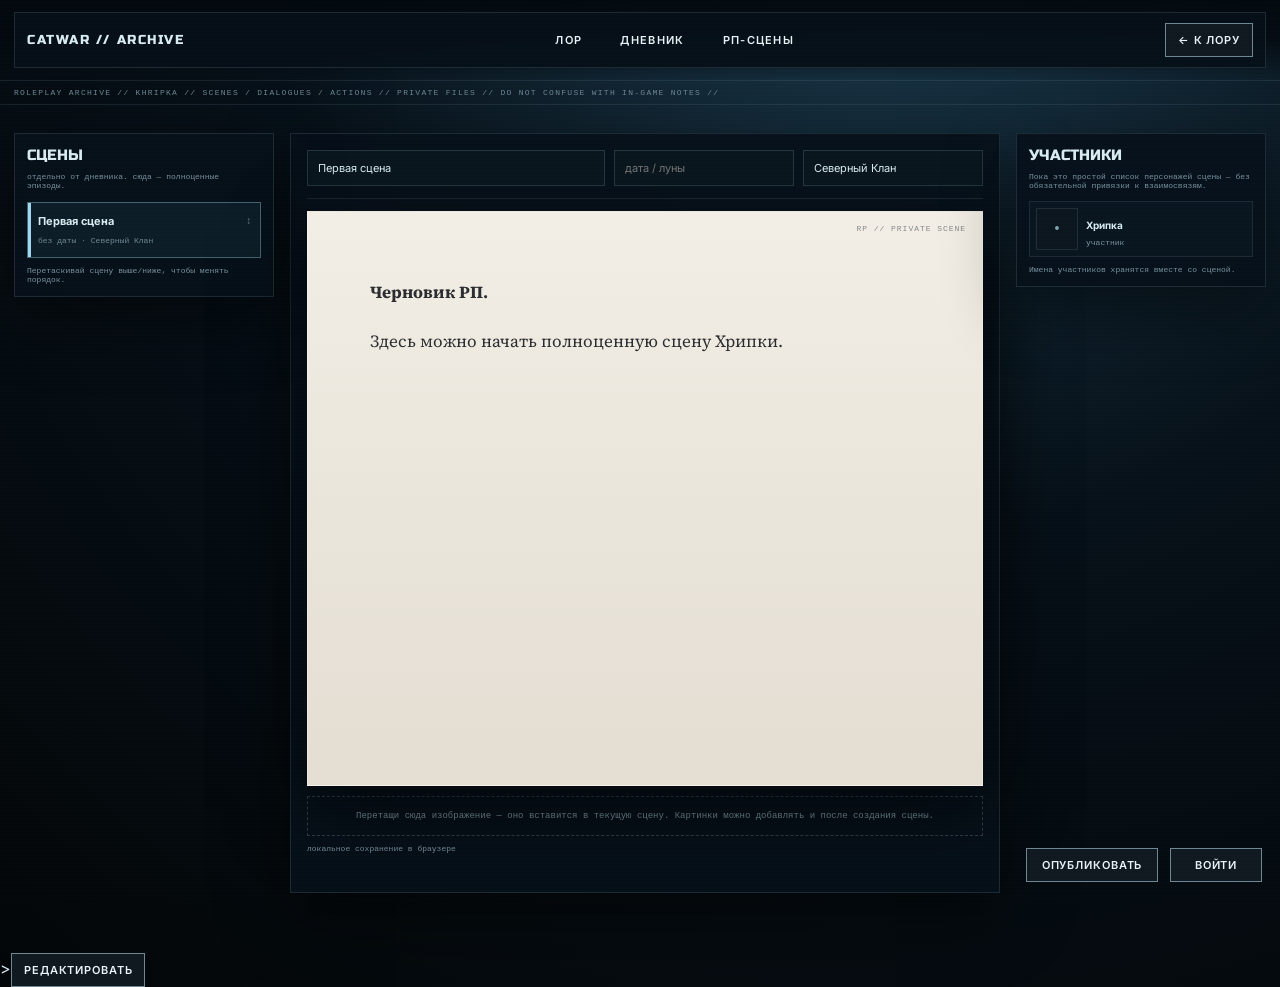
<file: rp.html>
<!doctype html>
<html lang="ru"><head><meta charset="utf-8"><meta name="viewport" content="width=device-width,initial-scale=1"><title>Хрипка // РП-сцены — CatWar</title><link rel="preconnect" href="https://fonts.googleapis.com"><link rel="preconnect" href="https://fonts.gstatic.com" crossorigin><link href="https://fonts.googleapis.com/css2?family=Inter:wght@400;500;600;700&family=Russo+One&family=Source+Serif+4:wght@400;500;600;700&family=Caveat:wght@400;600&display=swap" rel="stylesheet"><style>
:root{--bg:#050b10;--panel:#09151e;--panel2:#0d1c26;--line:#7896a633;--ice:#a9e1f5;--muted:#819aa7;--paper:#e9e4d9;--ink:#2b2d30;--red:#c76a76}*{box-sizing:border-box}html,body{margin:0;background:radial-gradient(circle at 70% -10%,#1b3a4d,#071119 45%,#030608 100%);color:#d8ebf1;font-family:Inter,system-ui,sans-serif}body:before{content:"";position:fixed;inset:0;pointer-events:none;z-index:100;opacity:.08;background:repeating-linear-gradient(to bottom,transparent 0 2px,rgba(255,255,255,.22) 3px,transparent 4px)}a{color:inherit;text-decoration:none}.wrap{width:min(1480px,calc(100% - 28px));margin:auto}.topbar{position:sticky;top:0;z-index:20;padding:12px 0;background:linear-gradient(180deg,#03090ef4,#03090ed8,transparent)}.top{display:flex;align-items:center;justify-content:space-between;padding:10px 12px;border:1px solid var(--line);background:#071119ee;backdrop-filter:blur(10px)}.brand{font:13px 'Russo One';letter-spacing:.12em}.nav{display:flex;gap:12px;flex-wrap:wrap;font:9px monospace;letter-spacing:.12em;text-transform:uppercase;color:#8da8b4}.nav a:hover{color:#e6f8ff}.btn{border:1px solid #7194a244;background:#0b1720;color:#d7edf5;padding:8px 10px;font:9px monospace;text-transform:uppercase;letter-spacing:.09em;cursor:pointer}.btn.primary{border-color:#96c9da66}.bar{border-top:1px solid #6d8d9c2c;border-bottom:1px solid #6d8d9c2c;color:#6f8995;font:8px monospace;letter-spacing:.16em;padding:7px 0;overflow:hidden;white-space:nowrap}.bar span{display:inline-block;animation:marq 26s linear infinite}@keyframes marq{from{transform:translateX(0)}to{transform:translateX(-35%)}}main{padding:28px 0 60px}.layout{display:grid;grid-template-columns:260px minmax(0,1fr) 250px;gap:16px;align-items:start}.panel{border:1px solid var(--line);background:#07111aec;box-shadow:0 20px 70px #0007}.panel h2{font:15px 'Russo One';margin:0}.scenes{position:sticky;top:88px;padding:12px}.scene-list{display:grid;gap:7px;margin-top:12px}.scene-item{border:1px solid #7191a033;background:#0a161f;padding:10px;cursor:pointer;position:relative}.scene-item:hover,.scene-item.active{border-color:#9ccfdf66;background:#0c1d27}.scene-item strong{display:block;font-size:11px}.scene-item span{display:block;margin-top:5px;color:#718894;font:8px monospace;line-height:1.5}.scene-item .handle{position:absolute;right:8px;top:8px;color:#5f7782;font:10px monospace}.editor{min-height:760px;padding:16px}.scene-head{display:grid;grid-template-columns:1fr 180px 180px;gap:9px;padding-bottom:12px;border-bottom:1px solid #728f9d2e}.field{width:100%;background:#0a171f;border:1px solid #718f9e44;color:#dceef5;padding:10px;font:11px Inter;outline:none}.field:focus{border-color:#a7d4e444}.subtools{display:flex;gap:7px;flex-wrap:wrap;margin:10px 0}.paper{min-height:560px;margin-top:12px;background:linear-gradient(180deg,#f2eee5,#e3ddd2);color:var(--ink);border:1px solid #fff4;padding:48px 62px;box-shadow:0 24px 70px #0009;position:relative}.paper:before{content:"RP // PRIVATE SCENE";position:absolute;right:16px;top:12px;color:#85898b;font:8px monospace;letter-spacing:.12em}.paper-content{min-height:460px;outline:none;font:17px/1.88 'Source Serif 4',serif}.paper-content h1,.paper-content h2{font-family:'Source Serif 4',serif}.paper-content blockquote{margin:18px 0;padding:10px 14px;border-left:3px solid #6f8796;background:#82919a18}.paper-content img{max-width:100%;height:auto;display:block;margin:14px auto}.cast{padding:12px;position:sticky;top:88px}.cast-list{display:grid;gap:8px;margin-top:11px}.cast-row{display:grid;grid-template-columns:42px 1fr;gap:8px;align-items:center;border:1px solid #718f9e2d;background:#0a161f;padding:6px}.cast-row img{width:42px;height:42px;object-fit:contain;background:#081019;border:1px solid #6b8a9935}.cast-row b{font-size:10px}.cast-row small{display:block;margin-top:3px;color:#78929e;font:8px monospace}.toolbar{display:flex;gap:5px;flex-wrap:wrap;padding:9px;border:1px solid #6f8d9a2e;background:#08141c;margin-top:10px}.toolbar button,.toolbar select{border:1px solid #708e9a33;background:#0a171f;color:#d7ebf2;padding:6px 8px;font:9px monospace;cursor:pointer}.dropzone{margin-top:10px;padding:12px;border:1px dashed #7998a855;color:#78919d;font:9px/1.6 monospace;text-align:center}.status{color:#78929d;font:8px monospace;margin-top:8px}.hidden{display:none!important}@media(max-width:1120px){.layout{grid-template-columns:220px 1fr}.cast{display:none}}@media(max-width:760px){.layout{grid-template-columns:1fr}.scenes{position:static}.scene-head{grid-template-columns:1fr}.paper{padding:30px 22px}.nav{display:none}}
.cast-row{position:relative}.cast-avatar{width:42px;height:42px;display:grid;place-items:center;background:#0b161e;border:1px solid #6b8a9935;color:#7fa2b0;font:14px monospace}.cast-remove{position:absolute;right:6px;top:6px;border:0;background:transparent;color:#6e8791;cursor:pointer;font-size:14px}.cast-remove:hover{color:#e6a5ac}.scene-item.active{box-shadow:inset 3px 0 #9ed7ee}.scene-list:empty:after{content:"создаём первую сцену…";display:block;padding:10px;color:#6e8791;font:9px monospace}</style><link rel="stylesheet" href="./assets/polish.css">
<script src="./assets/reader.js"></script>
<script src="./assets/studio.js"></script>
</head><body>
<header class="topbar"><div class="wrap top"><a class="brand" href="./index.html">CATWAR // ARCHIVE</a><nav class="nav"><a href="./lore.html">лор</a><a href="./diary.html">дневник</a><a href="./rp.html">рп-сцены</a></nav><div><a class="btn" href="./lore.html">← к лору</a></div></div></header><div class="bar"><div class="wrap"><span>ROLEPLAY ARCHIVE // KHRIPKA // SCENES / DIALOGUES / ACTIONS // PRIVATE FILES // DO NOT CONFUSE WITH IN-GAME NOTES // </span></div></div>
<main><div class="wrap layout"><aside class="panel scenes"><h2>СЦЕНЫ</h2><div class="status">отдельно от дневника. сюда — полноценные эпизоды.</div><div class="subtools"><button class="btn primary" id="addScene">+ новая сцена</button><button class="btn" id="saveScene">сохранить</button></div><div class="scene-list" id="sceneList"></div><div class="status">Перетаскивай сцену выше/ниже, чтобы менять порядок.</div></aside>
<section class="panel editor"><div class="scene-head"><input class="field" id="sceneTitle" placeholder="Название сцены"><input class="field" id="sceneDate" placeholder="дата / луны"><input class="field" id="scenePlace" placeholder="место"> </div><div class="subtools"><button class="btn" data-cmd="bold"><b>B</b></button><button class="btn" data-cmd="italic"><i>I</i></button><button class="btn" data-cmd="underline"><u>U</u></button><button class="btn" data-cmd="insertUnorderedList">список</button><button class="btn" data-cmd="formatBlock" data-value="blockquote">цитата</button><select id="fontSel"><option value="">шрифт</option><option>Source Serif 4</option><option>Inter</option><option>Caveat</option></select><button class="btn" id="insertImage">картинка</button><button class="btn" id="clearScene">очистить сцену</button></div><div class="paper"><div class="paper-content" id="sceneBody" contenteditable="true">Выбери или создай сцену. Здесь можно писать полноценное РП, реплики, действия и внутренние заметки.</div></div><input id="imageFile" class="hidden" type="file" accept="image/*"><div class="dropzone" id="dropzone">Перетащи сюда изображение — оно вставится в текущую сцену. Картинки можно добавлять и после создания сцены.</div><div class="status" id="saveStatus">локальное сохранение в браузере</div></section>
<aside class="panel cast"><h2>УЧАСТНИКИ</h2><div class="status">Пока это простой список персонажей сцены — без обязательной привязки к взаимосвязям.</div><div class="cast-list" id="castList"></div><div class="subtools"><button class="btn" id="addCast">+ участник</button></div><div class="status">Имена участников хранятся вместе со сценой.</div></aside></div></main>
<script>
const STORE='khripka-rp-v2';
const LEGACY_STORE='khripka-rp-v1';
let scenes=[],active=null,dragId=null;
const $=id=>document.getElementById(id);
function safeLoad(){try{const raw=localStorage.getItem(STORE)||localStorage.getItem(LEGACY_STORE);if(!raw)return [];const data=JSON.parse(raw);return Array.isArray(data)?data:[]}catch(e){return []}}
function safeSave(){try{localStorage.setItem(STORE,JSON.stringify(scenes));}catch(e){} const st=$('saveStatus');if(st)st.textContent='сохранено '+new Date().toLocaleTimeString()}
function esc(s){return String(s||'').replace(/[&<>\"]/g,m=>({'&':'&amp;','<':'&lt;','>':'&gt;','"':'&quot;','\\':'&#39;'}[m]))}
function makeScene(seed=false){return {id:'s'+Date.now()+Math.random().toString(36).slice(2,7),title:seed?'Первая сцена':'Новая сцена',date:'',place:'Северный Клан',body:seed?'<p><strong>Черновик РП.</strong></p><p>Здесь можно начать полноценную сцену Хрипки.</p>':'<p><strong>Начало сцены.</strong></p><p>...</p>',cast:[{id:'c'+Date.now(),name:'Хрипка',role:'участник'}]}}
function current(){return scenes.find(s=>s.id===active)||null}
function renderList(){const box=$('sceneList');if(!box)return;box.innerHTML='';scenes.forEach(s=>{const b=document.createElement('div');b.className='scene-item'+(s.id===active?' active':'');b.draggable=true;b.dataset.id=s.id;b.innerHTML='<span class="handle">↕</span><strong>'+esc(s.title||'Без названия')+'</strong><span>'+esc(s.date||'без даты')+' · '+esc(s.place||'без места')+'</span>';b.addEventListener('click',()=>openScene(s.id));b.addEventListener('dragstart',()=>dragId=s.id);b.addEventListener('dragover',e=>e.preventDefault());b.addEventListener('drop',()=>reorder(dragId,s.id));box.appendChild(b)})}
function renderCast(s){const box=$('castList');if(!box)return;box.innerHTML='';const cast=s?.cast||[];if(!cast.length){box.innerHTML='<div class="status">в сцене пока нет участников</div>';return;}cast.forEach(c=>{const row=document.createElement('div');row.className='cast-row';row.innerHTML='<div class="cast-avatar">'+(c.name?'•':'')+'</div><div><b contenteditable="true">'+esc(c.name||'Персонаж')+'</b><small contenteditable="true">'+esc(c.role||'участник')+'</small></div><button type="button" class="cast-remove" title="удалить">×</button>';row.querySelector('b').addEventListener('input',e=>{c.name=e.target.textContent.trim();safeSave()});row.querySelector('small').addEventListener('input',e=>{c.role=e.target.textContent.trim();safeSave()});row.querySelector('.cast-remove').addEventListener('click',()=>{const cur=current();if(!cur)return;cur.cast=(cur.cast||[]).filter(x=>x!==c);safeSave();renderCast(cur)});box.appendChild(row)})}
function openScene(id){const s=scenes.find(x=>x.id===id);if(!s)return;active=id;$('sceneTitle').value=s.title||'';$('sceneDate').value=s.date||'';$('scenePlace').value=s.place||'';$('sceneBody').innerHTML=s.body||'<p></p>';renderCast(s);renderList()}
function sync(){const s=current();if(!s)return;s.title=$('sceneTitle').value;s.date=$('sceneDate').value;s.place=$('scenePlace').value;s.body=$('sceneBody').innerHTML;safeSave();renderList()}
function reorder(a,b){if(!a||!b||a===b)return;const ia=scenes.findIndex(x=>x.id===a),ib=scenes.findIndex(x=>x.id===b);if(ia<0||ib<0)return;const [x]=scenes.splice(ia,1);scenes.splice(ib,0,x);safeSave();renderList()}
function ensureScene(){scenes=safeLoad();if(!scenes.length){scenes=[makeScene(true)];safeSave()}scenes.forEach((s,i)=>{if(!Array.isArray(s.cast))s.cast=[{id:'c'+Date.now(),name:'Хрипка',role:'участник'}];if(i===0&&s.cast.length===0)s.cast=[{id:'c'+Date.now(),name:'Хрипка',role:'участник'}];if(!s.body)s.body='<p><strong>Черновик РП.</strong></p>'});if(!active||!scenes.some(s=>s.id===active))active=scenes[0].id;openScene(active)}
$('addScene').addEventListener('click',()=>{const s=makeScene(false);scenes.unshift(s);active=s.id;safeSave();openScene(s.id);$('sceneTitle')?.focus()});
$('saveScene').addEventListener('click',sync);
$('clearScene').addEventListener('click',()=>{if(confirm('Очистить текст текущей сцены?')){$('sceneBody').innerHTML='';sync()}});
['sceneTitle','sceneDate','scenePlace'].forEach(id=>$(id).addEventListener('input',sync));
$('sceneBody').addEventListener('input',()=>{const s=current();if(s){s.body=$('sceneBody').innerHTML;safeSave()}});
document.querySelectorAll('[data-cmd]').forEach(b=>b.addEventListener('click',()=>{document.execCommand(b.dataset.cmd,false,b.dataset.value||null);$('sceneBody').focus();sync()}));
$('fontSel').addEventListener('change',e=>{if(!e.target.value)return;document.execCommand('fontName',false,e.target.value);e.target.value='';sync()});
$('insertImage').addEventListener('click',()=>$('imageFile').click());
$('imageFile').addEventListener('change',e=>{const f=e.target.files?.[0];if(f)insertFile(f);e.target.value=''});
function insertFile(f){if(!f?.type?.startsWith('image/'))return;const r=new FileReader();r.onload=()=>{document.execCommand('insertImage',false,r.result);sync()};r.readAsDataURL(f)}
$('dropzone').addEventListener('dragover',e=>{e.preventDefault();$('dropzone').style.borderColor='#a9e1f5'});
$('dropzone').addEventListener('drop',e=>{e.preventDefault();$('dropzone').style.borderColor='';const f=e.dataTransfer.files?.[0];if(f)insertFile(f)});
$('addCast').addEventListener('click',()=>{const s=current();if(!s)return;s.cast=s.cast||[];s.cast.push({id:'c'+Date.now()+Math.random().toString(36).slice(2,6),name:'Персонаж',role:'участник'});safeSave();renderCast(s)});
ensureScene();
</script>></body></html>
</file>
<file: assets/polish.css>
/* Shared finish: stable type, even controls, reader lock */
html{scroll-behavior:smooth;-webkit-font-smoothing:antialiased;text-rendering:optimizeLegibility}
body{font-family:Inter,system-ui,sans-serif;line-height:1.5}
button,.btn,.mini-btn,.tool,.editor-bar button,.nav a{
  box-sizing:border-box;
  min-height:34px;
  padding:0 12px;
  display:inline-flex;
  align-items:center;
  justify-content:center;
  gap:6px;
  border:1px solid #6d8794;
  background:#101920;
  color:#e7f2f6;
  font:600 11px/1 Inter,system-ui,sans-serif !important;
  letter-spacing:.08em;
  text-transform:uppercase;
  border-radius:0;
  cursor:pointer;
  text-decoration:none;
  vertical-align:middle;
}
.nav a{border-color:transparent;background:transparent;min-height:32px;letter-spacing:.12em}
button:hover,.btn:hover,.mini-btn:hover,.tool:hover,.editor-bar button:hover{border-color:#d5e4ea;color:#fff}
.btn.primary,.tool.primary{background:#1c303a;border-color:#8eb0be}
.editor-bar{display:flex;align-items:center;gap:8px;padding:8px}
.editor-bar button,.modal-actions .mini-btn{min-width:108px}
html.reader .editor-bar,
html.reader #editFamilyMode,
html.reader #editRelationMode,
html.reader #addFamily,
html.reader #addRelation,
html.reader #addRelationNode,
html.reader #familyArrange,
html.reader #relationArrange,
html.reader .toolbar,
html.reader .modebar,
html.reader #editor,
html.reader #bbInput,
html.reader #saveEntry,
html.reader #cancelEdit,
html.reader .subtools,
html.reader #sceneEditor,
html.reader .composer,
html.reader [data-edit],
html.reader [data-del],
html.reader .cast-remove,
html.reader .totem-import-row,
html.reader #clearTotems,
html.reader #modalDelete,
html.reader #modalSave{display:none !important}
html.reader [contenteditable="true"]{caret-color:transparent}

#authBtn{position:fixed;right:18px;bottom:18px;z-index:80;min-width:92px}
html.owner .editor-bar{bottom:62px}
.owner-only{display:none}
html.owner .owner-only{display:flex;gap:8px;margin:0 0 12px}
.gallery-grid{display:grid;grid-template-columns:repeat(3,minmax(0,1fr));gap:12px}
.shot{margin:0;position:relative;background:#09121a;border:1px solid #6e8a972d;min-height:220px}
.shot img{width:100%;height:240px;object-fit:cover;display:block;cursor:zoom-in}
.shot-del{position:absolute;right:8px;top:8px;min-height:28px;padding:0 8px}
#lightbox{position:fixed;inset:0;z-index:200;display:none;align-items:center;justify-content:center;background:rgba(4,8,12,.88);padding:40px}
#lightbox.show{display:flex}
#lightbox img{max-width:min(1100px,92vw);max-height:86vh;object-fit:contain;box-shadow:0 20px 60px #000a}
#lightClose{position:absolute;top:16px;right:16px}
html.owner [data-live]{outline:1px dashed transparent}
html.owner [data-live]:hover, html.owner [data-live]:focus{outline-color:#8eb0be}
@media(max-width:800px){.gallery-grid{grid-template-columns:1fr 1fr}}

#publishBtn{position:fixed;right:122px;bottom:18px;z-index:80;min-width:132px}
#authModal{position:fixed;inset:0;z-index:240;display:flex;align-items:center;justify-content:center;background:rgba(6,10,14,.72);backdrop-filter:blur(8px);padding:24px}
.auth-card{width:min(440px,92vw);background:#f4efe6;color:#1c1916;border:1px solid #e0d5c6;box-shadow:0 30px 80px #000a;padding:28px 28px 22px}
.auth-kicker{font:600 10px/1 Inter,sans-serif;letter-spacing:.16em;color:#8d847b}
.auth-card h3{margin:12px 0 8px;font:600 32px/1 "Source Serif 4",Georgia,serif}
.auth-card p{margin:0 0 16px;color:#5c534c;font:15px/1.5 "Source Serif 4",Georgia,serif}
.auth-card label{display:block;margin:10px 0 6px;font:600 10px/1 Inter,sans-serif;letter-spacing:.12em;text-transform:uppercase;color:#8d847b}
.auth-card input{width:100%;height:40px;border:1px solid #d9cec0;background:#fbf7f1;color:#1c1916;padding:0 12px;font:16px/1 "Source Serif 4",Georgia,serif}
.auth-error{color:#8d3a34 !important;min-height:1.2em}
.auth-actions{display:flex;justify-content:flex-end;gap:8px;margin-top:8px}
.auth-actions button{min-width:108px}
</file>
